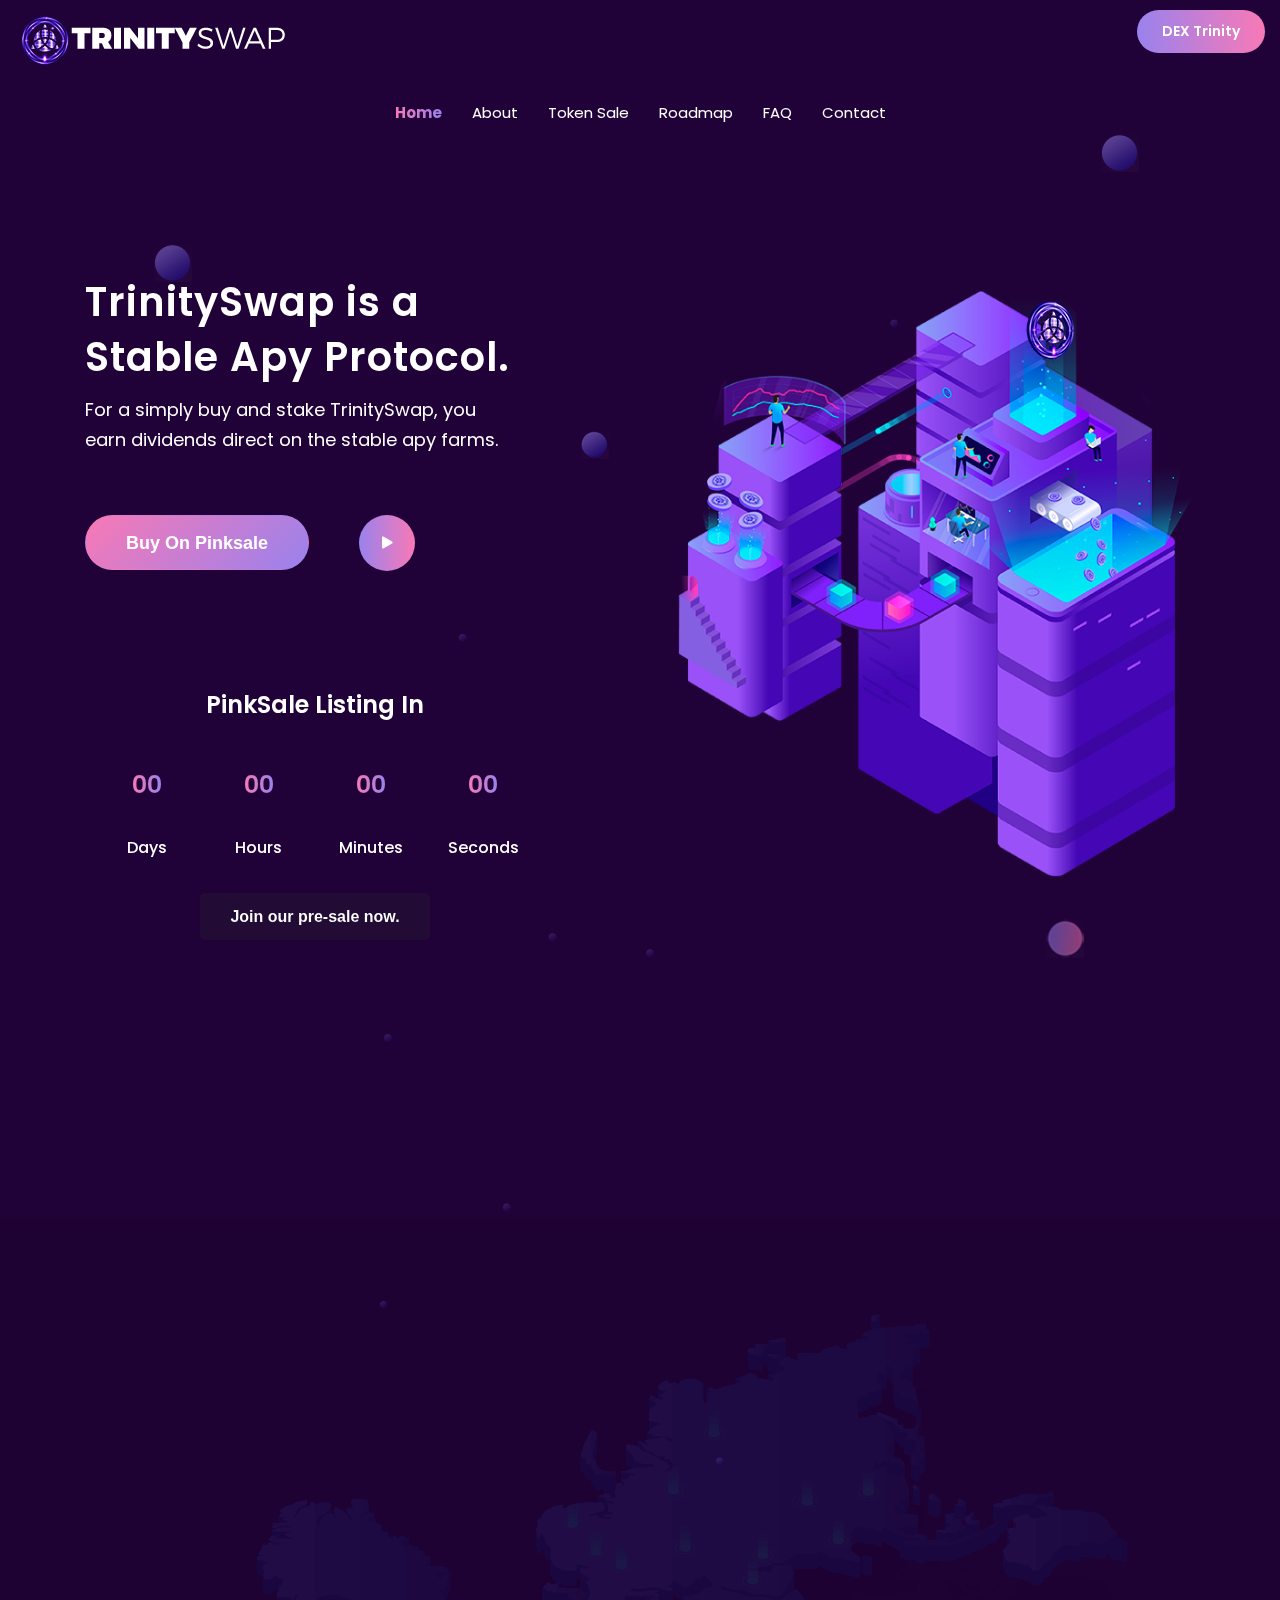
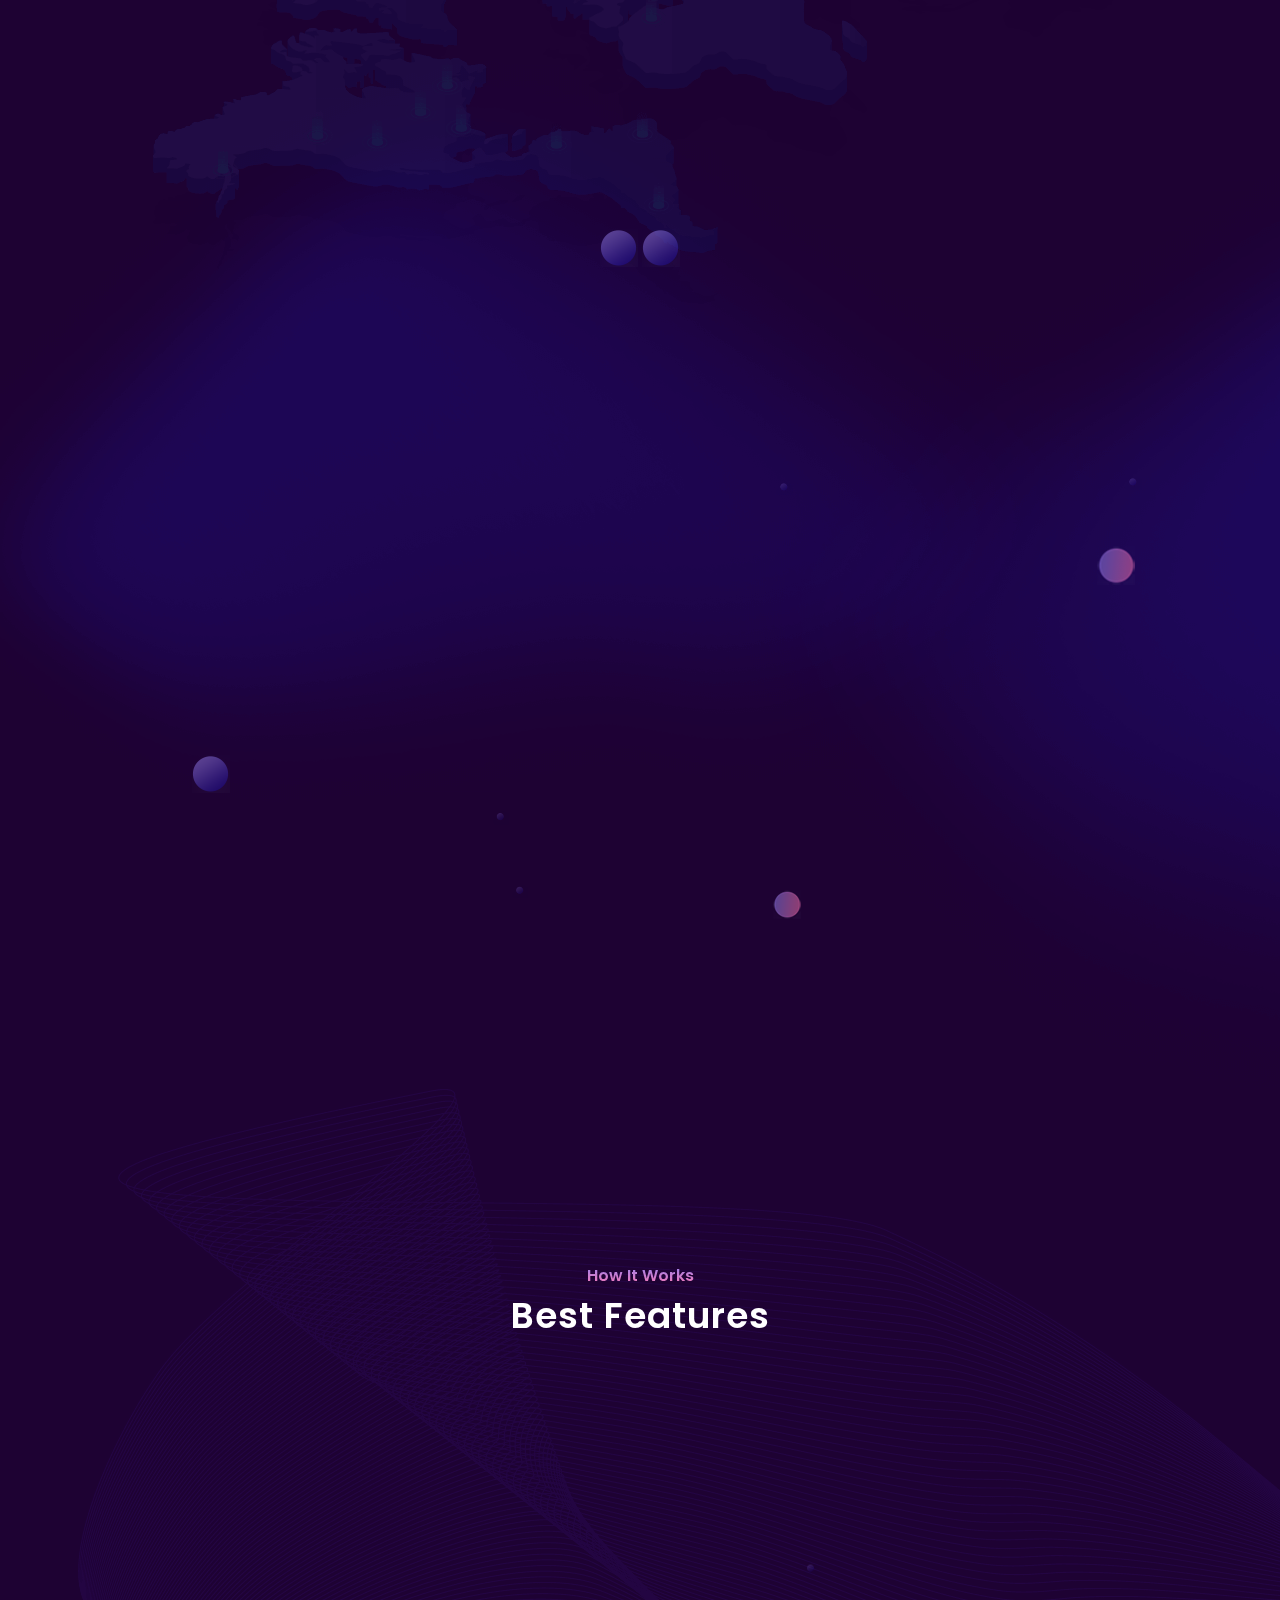
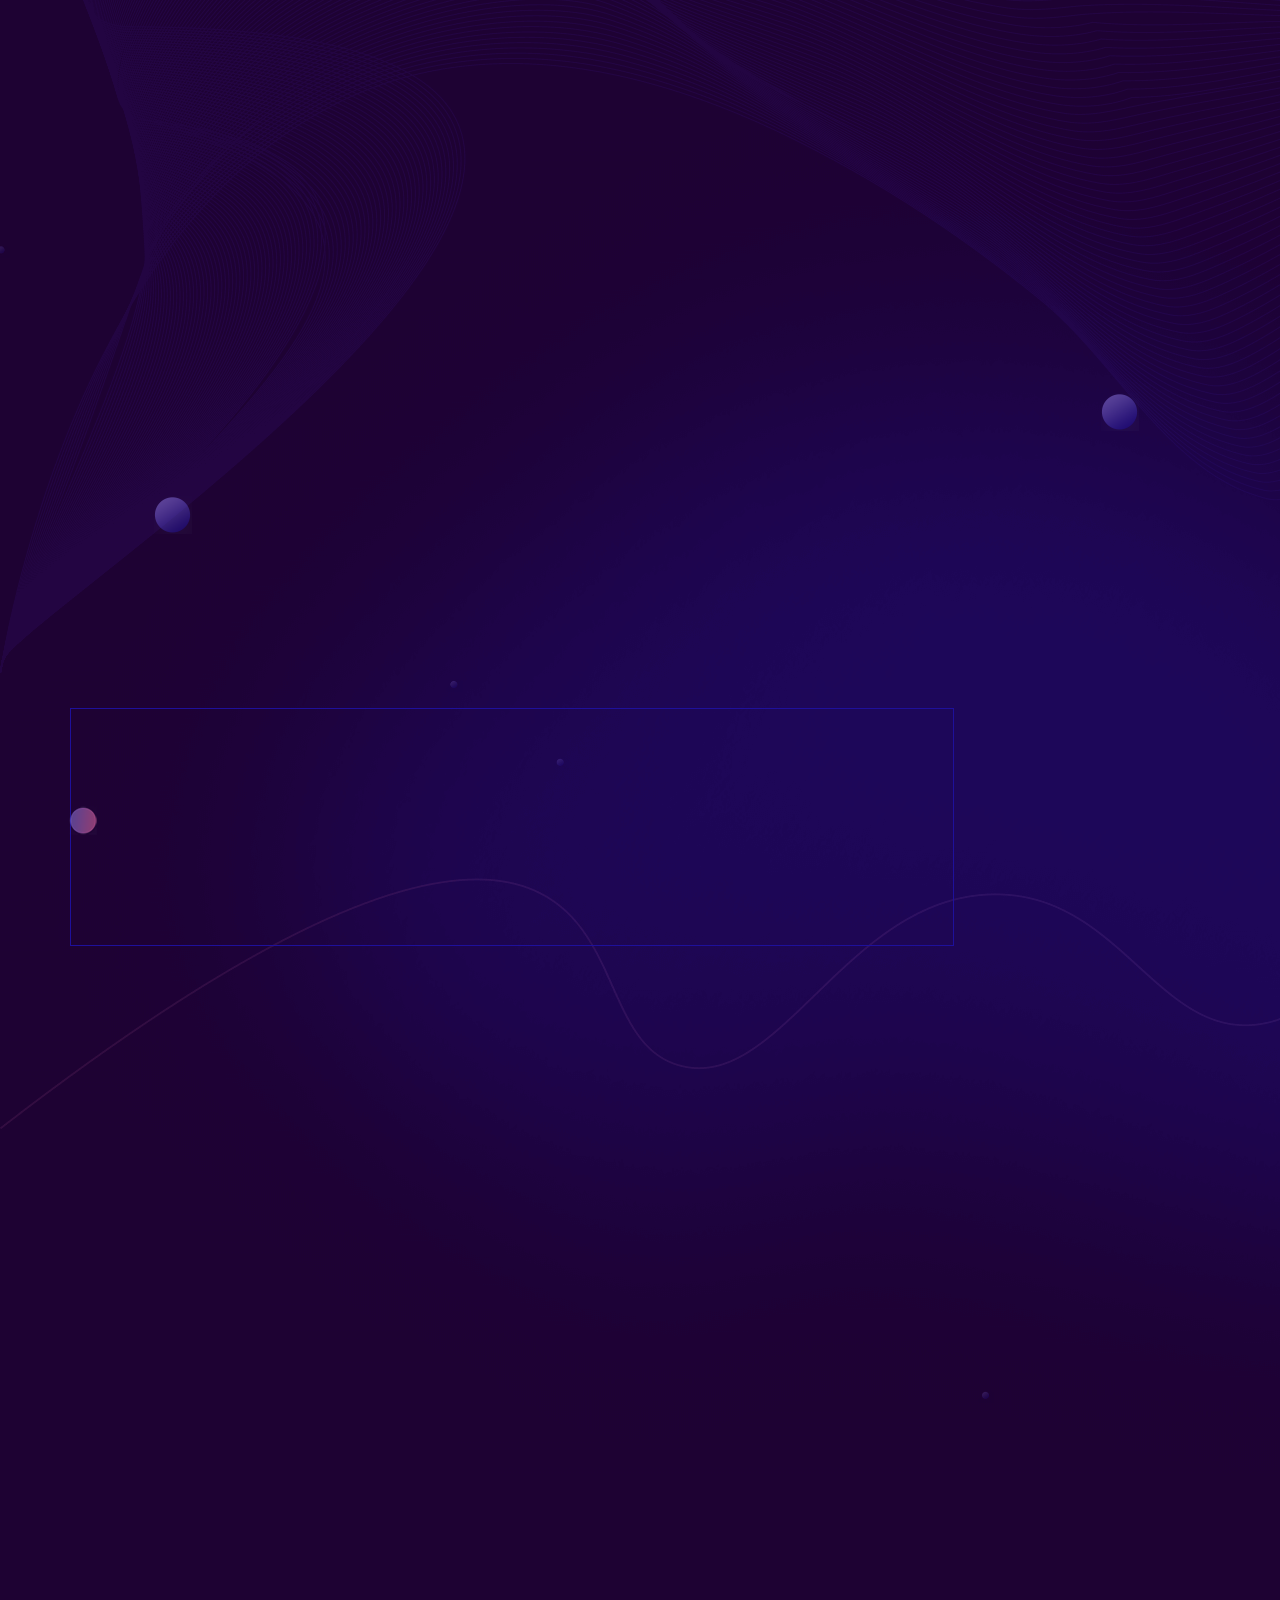
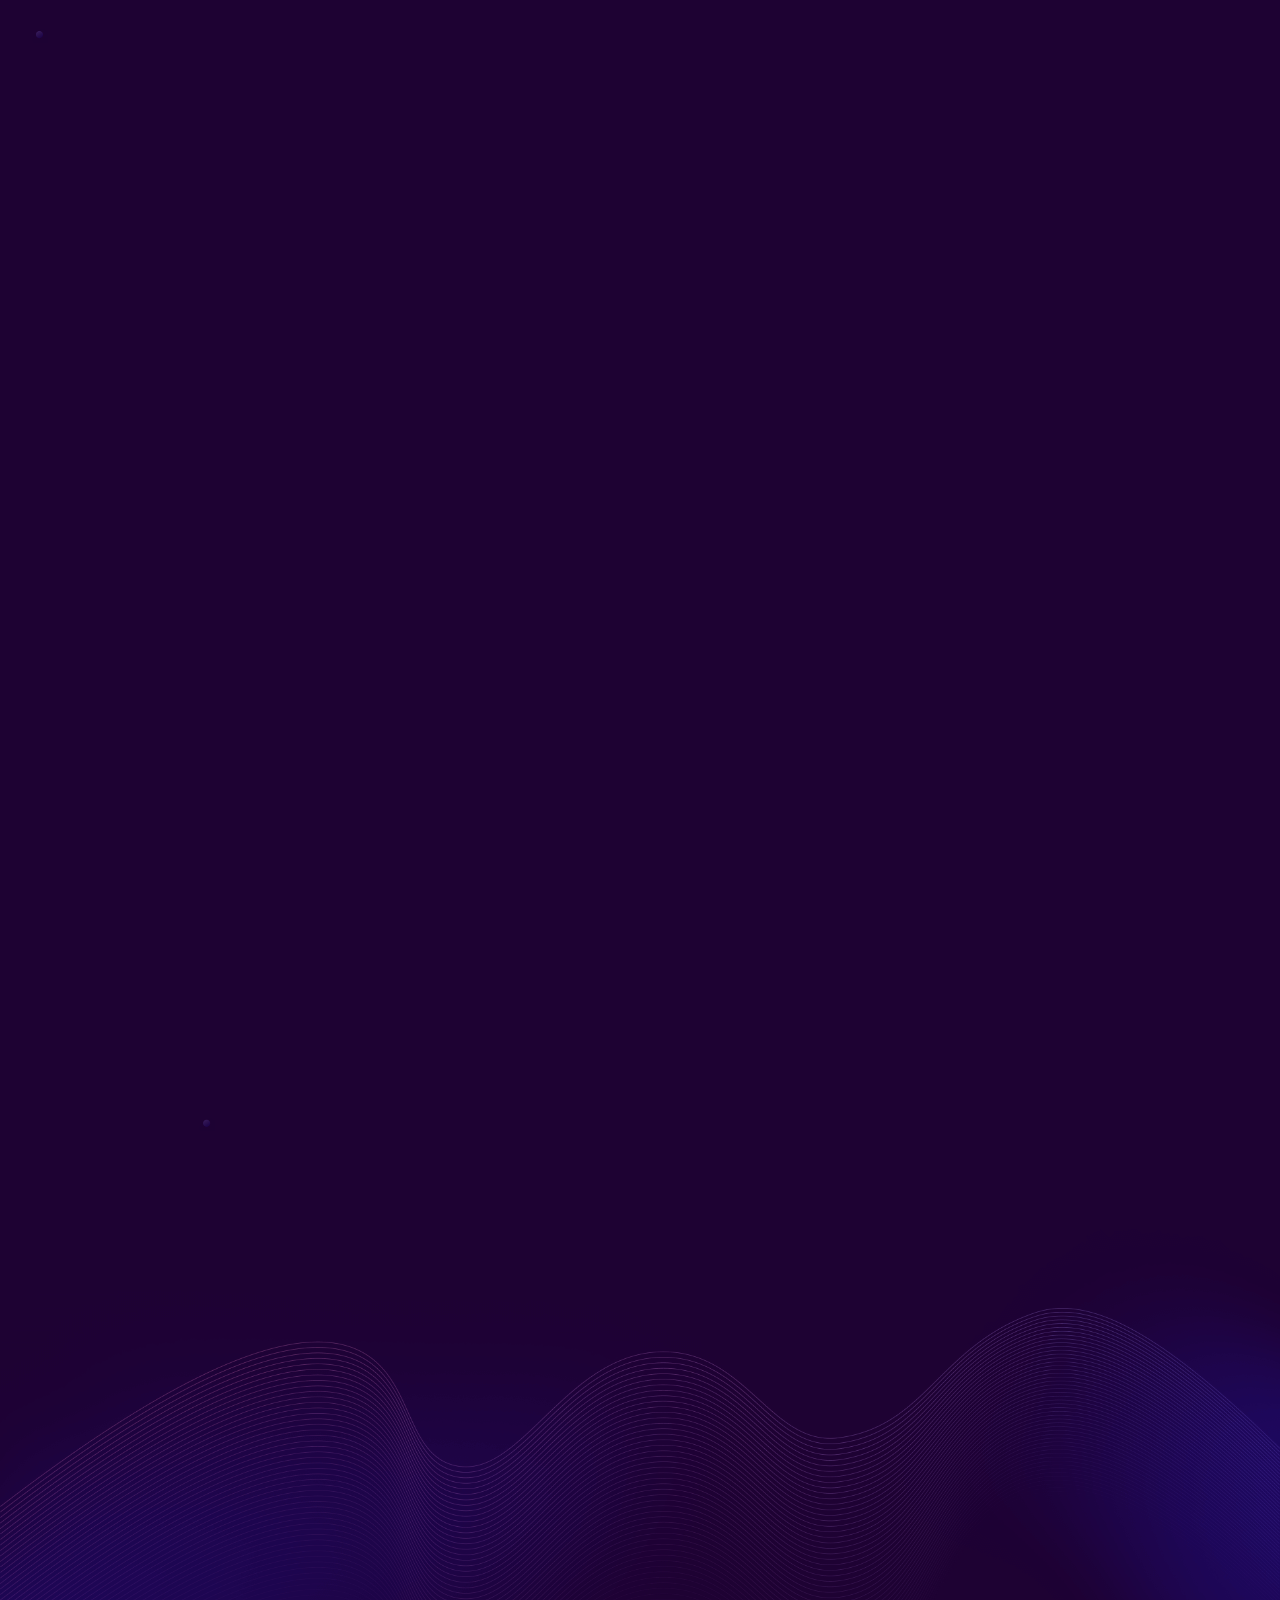
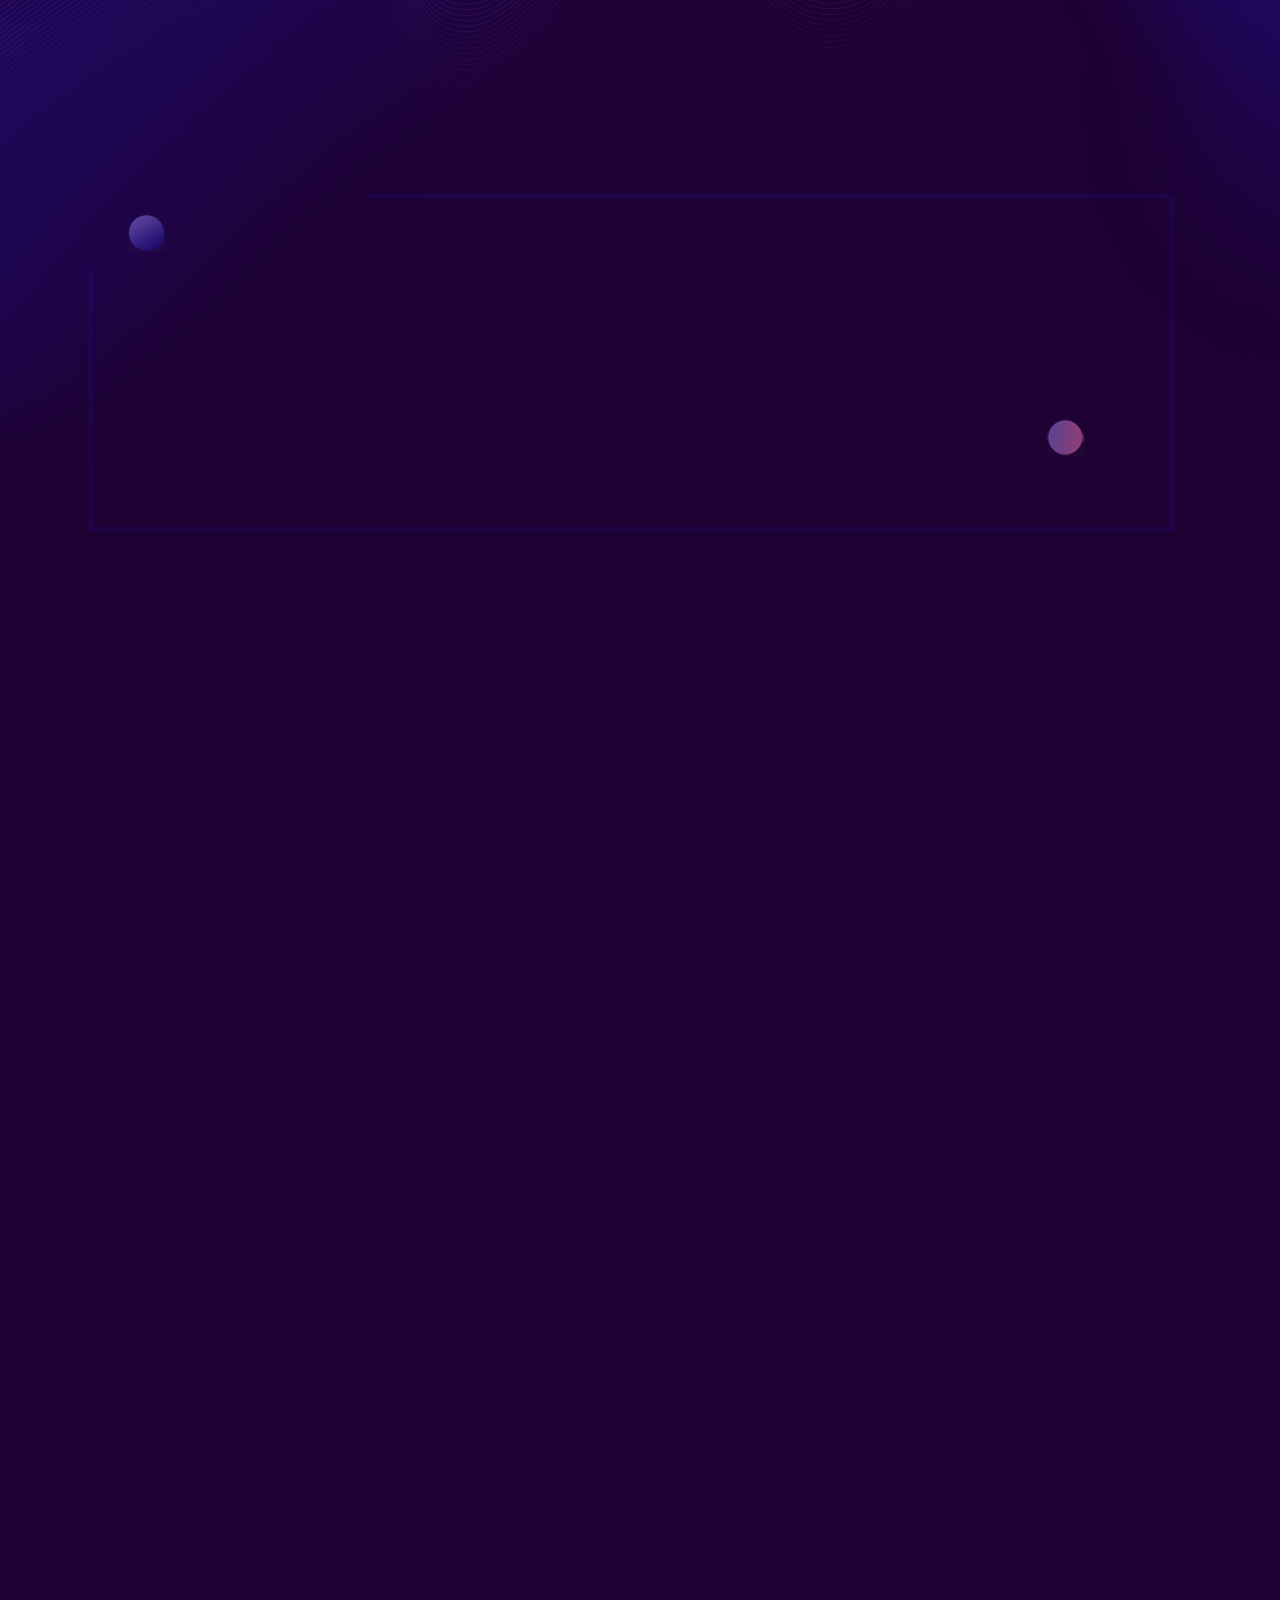
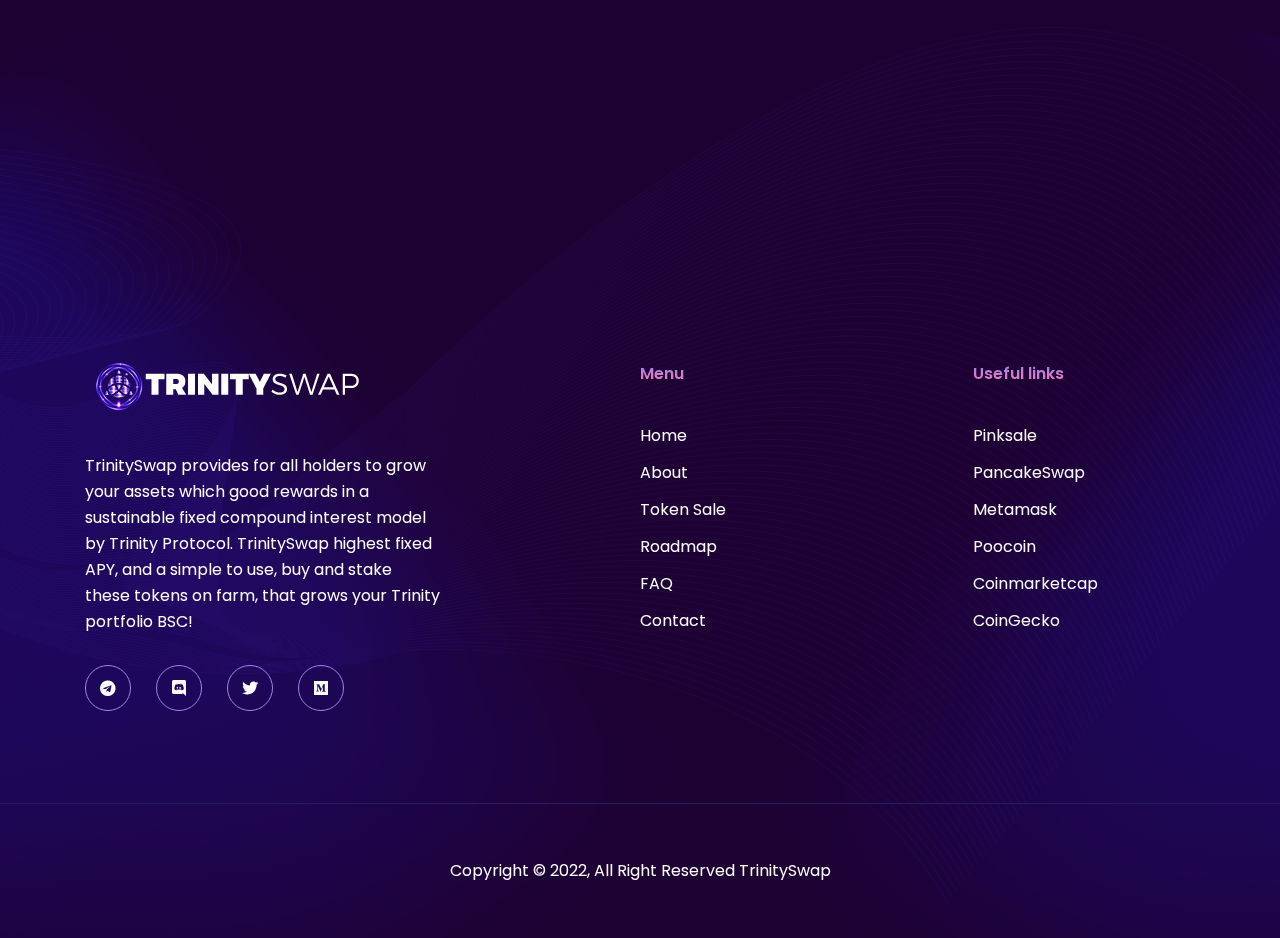
<file: index.html>
<!doctype html>
<html lang="en">
<head>
    <!-- Required meta tags -->
    <meta charset="UTF-8">
    <meta name="description" content="Cryptocurrency token">
    <meta name="keywords" content="Staking Crypto, blockchain, crypto trading ">
    <meta name="author" content="Ecology Theme">
    <meta name="viewport" content="width=device-width, initial-scale=1.0">
    <title>Trinity Swap - Swap your tokens and earn stable apy.</title>
    <link rel="shortcut icon" href="images/welcome-6.png" type="image/x-icon">
    <!-- Goole Font -->
    <link href="https://fonts.googleapis.com/css?family=Poppins:300,400,500,600,700" rel="stylesheet"> 
    <!-- Bootstrap CSS -->
    <link rel="stylesheet" href="css/assets/bootstrap.min.css">
    <!-- Font awsome CSS -->
    <link rel="stylesheet" href="css/assets/font-awesome.min.css">
    <link rel="stylesheet" href="fonts/flaticon/flaticon.css">
    <!-- popup-->
    <link rel="stylesheet" href="css/assets/magnific-popup.css">
    <link rel="stylesheet" href="css/assets/owl.carousel.css">
    <link rel="stylesheet" href="css/assets/owl.theme.css">
    <link rel="stylesheet" href="css/assets/jquery.countdown.css">
    <link rel="stylesheet" href="css/assets/animate.css">
    <!-- main style-->
    <link rel="stylesheet" href="css/style.css">
    <link rel="stylesheet" href="css/cryptonio.css">
    <link rel="stylesheet" href="css/responsive.css">
                            
    <!-- HTML5 shim and Respond.js IE8 support of HTML5 elements and media queries -->
    <!-- WARNING: Respond.js doesn't work if you view the page via file:// -->
    <!--[if lt IE 9]>
      <script src="https://oss.maxcdn.com/html5shiv/3.7.2/html5shiv.min.js"></script>
      <script src="https://oss.maxcdn.com/respond/1.4.2/respond.min.js"></script>
    <![endif]-->
</head>
<body class="body_06">
<!-- Preloader -->
<div id="loader-wrapper">
    <div id="loader"></div>
    <div class="loader-section section-left"></div>
    <div class="loader-section section-right"></div>
</div>
<header id="header-06" class="header">
    <!-- START NAVBAR -->
    <nav class="navbar navbar-expand-md navbar-light bg-faded cripto_nav">
        <div class="container">
            <div class="navbar-toggler navbar-toggler-right menu-button" type="button" data-toggle="collapse" data-target="#navbarSupportedContent" aria-controls="navbarSupportedContent" aria-expanded="false" aria-label="Toggle navigation">
                <i class="fas fa-bars"></i>
                <a href="https://dex.trinityswap.app" class="token" id="dextoggler">Dex Trinity</a>
            </div>
            <a class="navbar-brand" data-scroll  href="index.html"><img src="images/gradient-logo.png" alt="logo"></a>
            <div class="collapse navbar-collapse" id="navbarSupportedContent">
                <ul class="navbar-nav ml-auto">
                    <li class="nav-item"><a data-scroll href="#body_06" class="nav-link active">Home</a></li>
                    <li class="nav-item"><a data-scroll href="#welcome_06" class="nav-link">About</a></li>
                    <li class="nav-item"><a data-scroll href="#token_sale_06" class="nav-link">Token Sale</a></li>
                    <li class="nav-item"><a data-scroll href="#roadmap_06" class="nav-link">Roadmap</a></li>
                    <li class="nav-item"><a data-scroll href="#faq-area-06" class="nav-link">FAQ</a></li>
                    <li class="nav-item"><a data-scroll href="#subscribe_area_06" class="nav-link">Contact</a></li>
                </ul>
            </div>
            <div class="language">
                <a href="https://dex.trinityswap.app" class="token">DEX Trinity</a>
            </div>
        </div>
    </nav><!-- END NAVBAR -->
    <div class="container">
        <div class="row">                
            <div class="col-12 col-md-12 col-lg-6">
                <div class="intro-text">
                    <h1>TrinitySwap is a Stable Apy Protocol.</h1>
                    <p>For a simply buy and stake TrinitySwap, you earn dividends direct on the stable apy farms.</p>
                    <div class="btn_video_wrapper">
                        <a href="https://www.pinksale.finance/launchpad/0x137B7DC8af16E9b32eC87F85BEd23B5cA4Eb7b73?chain=BSC" class="btn btn-default btn-default-style">Buy on Pinksale</a>
                        <div class="video_wrapper">
                            <div class="video-play-btn">
                                <span><a href="https://www.youtube.com/watch?v=2tTVJL4bpTU" class="video-iframe"><i class="fa fa-play"></i><span class="video_title"></span></a></span>
                            </div>
                        </div>                        
                    </div>
                    <div class="countdown_time">
                        <h3>PinkSale Listing In</h3>
                        <div class="clock-countdown">
                            <div class="site-config" data-date="18/10/2022 14:10:00" data-date-timezone="+0"></div>
                            <div class="coundown-timer d-flex justify-content-center">
                                <div class="single-counter  d-flex flex-column"><h4><span class="days count-time gradient-color" >00</span></h4><span class="normal">Days</span></div>
                                <div class="single-counter  d-flex flex-column"><h4><span class="hours count-time gradient-color">00</span></h4><span class="normal">Hours</span></div>
                                <div class="single-counter  d-flex flex-column"><h4><span class="minutes count-time gradient-color">00</span></h4><span class="normal">Minutes</span></div>
                                <div class="single-counter  d-flex flex-column"><h4><span class="seconds count-time gradient-color">00</span></h4><span class="normal">Seconds</span></div>
                            </div>
                        </div> 
                        <div class="count-time_btn">
                            <a href="https://www.pinksale.finance/launchpad/0x137B7DC8af16E9b32eC87F85BEd23B5cA4Eb7b73?chain=BSC" title="" class="gradient-color"><span>Join our pre-sale now.</span></a> 
                        </div>
                    </div>
                </div>
            </div>
            <div class="col-sm-6 col-md-12 col-lg-6 img-wrapper">
                <div class="intro-img">
                    <div class="bounce_wrapper">
                        <img src="images/header-06.png" alt="">
                        <div class="shape-1">
                            <div class="box bounce-1"><img src="images/bounce/header1_b.png" alt=""></div>
                        </div>  
                    </div>
                </div>
            </div>               
        </div>  
    </div>
    <span class="bubble1 header-shape"><img src="images/particals_icon/fixed1.png" alt=""></span>   
    <span class="bubble2 header-shape"><img src="images/particals_icon/fixed1.png" alt=""></span>     
    <span class="bubble3 header-shape"><img src="images/particals_icon/fixed2.png" alt=""></span>
    <span class="bubble4 header-shape"><img src="images/particals_icon/fixed4.png" alt=""></span>  

    <div id="particles1-js" class="particles"></div>  
</header> <!-- End Header -->

<section id="welcome_06" class="welcome_cryptonic_06">
    <div class="container">
        <div class="row">        
            <div class="col-sm-12">
                <div class="sub-title">
                    <h2 class=" wow fadeInUp" data-animate="fadeInUp" data-delay=".1s">Welcome to the TrinitySwap</h2>
                </div>
            </div>
        </div>      
        <div class="row ">     
            <div class="col-sm-12 col-md-10 col-lg-10 mx-auto">
                <div class="about_cryptonic-content">
                    <img src="images/welcome-6.png" alt=""  class="wow ZoomInUp" data-animate="ZoomInUp" data-delay=".3s">
                    <p class=" wow fadeInUp" data-animate="fadeInUp" data-delay="0.3s">TrinitySwap provides for all holders to grow your assets which good rewards in a sustainable fixed compound interest model by Trinity Protocol. TrinitySwap highest fixed APY on farms, and a simple to use, buy and hold these tokens, that grows your Trinity portfolio direct in your wallet BSC!</p>
                    <a href="https://trinityswap.gitbook.io/trinity-swap/" class="btn btn-default btn-default-style wow fadeInUp" data-animate="fadeInUp" data-delay="0.4s">Whitepaper</a>
                </div>
            </div>           
        </div>         
    </div>
    <span class="shape1 header-shape"><img src="images/shape/home_6/wel-map.png" alt=""></span>
    <span class="bubble1 header-shape"><img src="images/particals_icon/fixed1.png" alt=""></span>   
    <span class="bubble2 header-shape"><img src="images/particals_icon/fixed1.png" alt=""></span> 
    <div id="particles2-js" class="particles"></div>  
</section> <!-- End welcome_cryptonic -->

<section id="about_cryptonic_06">
    <div class="container">
        <div class="row">        
            <div class="col-sm-12 col-md-7 col-lg-5 padding-none">
                <div class="about_cryptonic-content">
                    <h2 class=" wow fadeInUp" data-animate="fadeInUp" data-delay="0.2s">How TrinitySwap Protocol Works?</h2>
                    <p class=" wow fadeInUp" data-animate="fadeInUp" data-delay="0.3s">This token use of large computing power to trading on exchanges and building an ecosystem, Trinity is the native token in which interest rewards are paid.</p>

                    <p class=" wow fadeInUp" data-animate="fadeInUp" data-delay="0.4s">Every token holder receives dividends just for holding and stake on farm your Trinity tokens.</p>
                    <a href="" class="btn btn-default btn-default-style wow fadeInUp" data-animate="fadeInUp" data-delay="0.5s">Trinity Dapp</a>
                </div>
            </div>
            <div class="col-sm-12 col-md-5 col-lg-7">
                <div class="about-img">
                    <div class="img-wrapper">
                         <img src="images/index-about.png" alt=""  class="wow fadeInUp" data-animate="fadeInUp" data-delay=".3s">
                    </div>
                </div>
            </div>            
        </div>    
    </div>
    <span class="shape1 header-shape"><img src="images/shape/home_6/about-light-1.png" alt=""></span>
    <span class="shape2 header-shape"><img src="images/shape/home_6/about-light-2.png" alt=""></span>
    <span class="bubble1 header-shape"><img src="images/particals_icon/fixed1.png" alt=""></span>   
    <span class="bubble2 header-shape"><img src="images/particals_icon/fixed2.png" alt=""></span>     
    <span class="bubble3 header-shape"><img src="images/particals_icon/fixed3.png" alt=""></span>
    <div id="particles3-js" class="particles"></div>
</section> <!-- End about_cryptonic -->


<section id="best_feature_06">
    <div class="container">
        <div class="row">        
            <div class="col-sm-12">
                <div class="sub-title">
                    <h6>How it Works</h6>
                    <h2>Best Features</h2>
                    <p></p>
                </div>
            </div>
        </div>        
        <div class="row feature_items d-flex justify-content-between">        
            <div class="col-sm-12 col-md-6 col-lg-4 single-wrapper">
                <div class="single-items wow fadeInUp" data-wow-duration="2s" data-wow-delay=".3s">
                    <h3>Treasury</h3>
                    <img src="images/icons/feature-01.png" alt="">
                    <p>The Treasury supports the dumps in the event of an extreme price drop in the Trinity token. The Treasury also funds investments, new SAFU (pinksale) projects and marketing for TrinitySwap.</p>
                </div>
            </div>

             <div class="col-sm-12 col-md-6 col-lg-4 single-wrapper">
                <div class="single-items wow fadeInUp" data-wow-duration="2s" data-wow-delay=".4s">
                    <h3>Safu Contracts</h3>
                    <img src="images/icons/feature-02.png" alt="">
                    <p>SAFU Badge means that the project cannot be manipulated by the developer to hurt investors and gain an unfair advantage over them. SAFU badge will be given to only KYCed projects</p>
                </div>
            </div>

             <div class="col-sm-12 col-md-6 col-lg-4 single-wrapper">
                <div class="single-items wow fadeInUp" data-wow-duration="2s" data-wow-delay=".5s">
                    <h3>Fast Rewards</h3>
                    <img src="images/icons/feature-03.png" alt="">
                    <p>Every token holder receives 0.02% interest every 15 minutes just for stake on TrinitySwap farms your tokens!</p>
                </div>
            </div>
        </div>  
    </div>
    <span class="shape1 header-shape"><img src="images/shape/home_6/feature-1.png" alt=""></span>
    <div id="particles4-js" class="particles"></div>  
</section> <!-- End best_feature -->

<section id="token_sale_06">
    <div class="container">
        <div class="row">        
            <div class="col-sm-12">
                <div class="sub-title">
                    <h6 class="wow fadeInUp" data-wow-duration="2s" data-wow-delay=".2s">Token</h6>
                    <h2 class="wow fadeInUp" data-wow-duration="2s" data-wow-delay=".3s">Token Sale</h2>
                </div>
            </div>
        </div>        
        <div class="row pricing_items">        
            <div class="col-sm-12 col-md-6 col-lg-3 single-wrapper wow fadeInUp" data-wow-duration="2s" data-wow-delay=".2s">
                <div class="pricing_single">
                    <div class="offer_price">
                        
                </div>
            </div>
        </div> 

        <div class="row pricing_bottom">        
            <div class="col-sm-12 col-md-12 col-lg-12">  
                <div class="pricing_list_wrapper">
                    <ul class="list-unstyled item_list_1  wow fadeInUp" data-wow-duration="2s" data-wow-delay=".2s">
                        <li><h3>Pre-Sale Start</h3> <span>2022.10.17 14:05 (UTC)</span></li>
                        <li><h3>Pre-Sale End</h3> <span>2022.10.18 14:10 (UTC)</span></li>
                     </ul>                
                     <ul class="list-unstyled item_list_2  wow fadeInUp" data-wow-duration="2s" data-wow-delay=".3s">
                        <li><h3>Pre-Sale Terms</h3> <span>First week speak this project to all world</span></li>
                        <li><h3>Token Price</h3> <span>FAIRLAUNCH</span></li>
                     </ul>                
                     <ul class="list-unstyled item_list_3  wow fadeInUp" data-wow-duration="2s" data-wow-delay=".4s">
                        <li><h3>Total of Token</h3> <span>5 Million</span></li>
                        <li><h3>Specifications</h3> <span>Utility Token</span></li>
                     </ul>                     
                </div>
            </div>
        </div>          
    </div>
    <span class="shape1 header-shape"><img src="images/shape/home_6/token_sale.png" alt=""></span> 
    <span class="shape2 header-shape"><img src="images/shape/home_6/token_sale_1.png" alt=""></span>  
    <span class="bubble1 header-shape"><img src="images/particals_icon/fixed1.png" alt=""></span>   
    <span class="bubble2 header-shape"><img src="images/particals_icon/fixed1.png" alt=""></span>     
    <span class="bubble4 header-shape"><img src="images/particals_icon/fixed3.png" alt=""></span>
    <div id="particles5-js" class="particles"></div>  
</section> <!-- End token_sale -->

<section id="token_distribution_06">
    <div class="container">
        <div class="row">        
            <div class="col-sm-12">
                <div class="sub-title">
                    <h6 class=" wow fadeInUp" data-wow-duration="2s" data-wow-delay=".2s">Token Details</h6>
                    <h2 class=" wow fadeInUp" data-wow-duration="2s" data-wow-delay=".3s">Token Distribution</h2>
                </div>
            </div>
        </div> 
        <div class="row distribution_single_items">        
            <div class="col-sm-12 col-md-6 col-lg-6 distribution_single_item  wow fadeInUp" data-wow-duration="2s" data-wow-delay=".2s">
               <div class="distribution_single">
                   <div class="distribution_wrapper">
                        <div class="distribution_details">
                           <h3>TRINITY</h3>
                           <div class="token_shape">
                                <span class="shape1 header-shape"><img src="images/shape/home_6/token_1.png" alt=""></span>
                                <span class="shape2 header-shape"><img src="images/shape/home_6/token_2.png" alt=""></span>
                                <span class="shape3 header-shape"><img src="images/shape/home_6/token_3.png" alt=""></span>
                                <span class="shape4 header-shape"><img src="images/shape/home_6/token_4.png" alt=""></span>
                                <span class="shape5 header-shape"><img src="images/shape/home_6/token_5.png" alt=""></span>  
                           </div>   
                       </div> 
                       <ul class="details_content">
                           <li class="details details_1">
                                <p>Pre Sale</p>
                                <div class="details_caption">
                                    <span>38%</span>
                                </div>
                            </li>
                           <li class="details details_2">
                                <p>Cex Listing</p> 
                                <div class="details_caption">
                                    <span>10%</span>
                                </div>
                            </li>
                           <li class="details details_3">
                                <p>Liquidity</p> 
                                <div class="details_caption">
                                    <span>22%</span>
                                </div>
                            </li>
                           <li class="details details_4">
                                <div class="details_caption">
                                    <span>20%</span>
                                </div>
                                <p>Marketing</p> 
                            </li>
                            <li class="details details_5">
                                <div class="details_caption">
                                    <span>6%</span>
                                </div>
                                <p>Burning</p>  
                            </li>
                            <li class="details details_6">
                                <div class="details_caption">
                                    <span>3%</span>
                                </div>
                                <p>Ambassadors</p> 
                            </li>
                       </ul>                    
                   </div>
               </div>
            </div>            
            <div class="col-sm-12 col-md-6 col-lg-6 distribution_single_item  wow fadeInUp" data-wow-duration="2s" data-wow-delay=".3s">
               <div class="distribution_single">
                   <div class="distribution_wrapper">
                        <div class="distribution_details">
                           <h3>DISTRIBUTION PRE-SALE</h3>
                           <div class="token_shape">
                                <span class="shape1 header-shape"><img src="images/shape/home_6/token_1.png" alt=""></span>
                                <span class="shape2 header-shape"><img src="images/shape/home_6/token_2.png" alt=""></span>
                                <span class="shape3 header-shape"><img src="images/shape/home_6/token_3.png" alt=""></span>
                                <span class="shape4 header-shape"><img src="images/shape/home_6/token_4.png" alt=""></span>
                                <span class="shape5 header-shape"><img src="images/shape/home_6/token_5.png" alt=""></span>  
                           </div>
                       </div> 
                       <ul class="details_content">
                           <li class="details details_1">
                                <p>Max Supply</p>
                                <div class="details_caption">
                                    <span>5,000,000</span>
                                </div>
                            </li>
                           <li class="details details_3">
                                <p>Pre-Sale Tokens</p> 
                                <div class="details_caption">
                                    <span>1,900,000</span>
                                </div>
                            </li>
                            <li class="details details_5">
                                <div class="details_caption">
                                    <span>1,192,700</span>
                                </div>
                                <p>Others</p>  
                            </li>
                            <li class="details details_6">
                                <div class="details_caption">
                                    <span>1,117,200</span>
                                </div>
                                <p>Liquidity</p> 
                            </li>
                       </ul>
                   </div>
               </div>
            </div>  
        </div>           
    </div> 
    <div id="particles6-js" class="particles"></div>
</section> <!-- End token_distribution -->

<section id="roadmap_06">
    <div class="container">
        <div class="row">        
            <div class="col-sm-12">
                <div class="sub-title">
                    <h2 class=" wow fadeInUp" data-wow-duration="2s" data-wow-delay=".2s">TrinitySwap Roadmap</h2>
                    <p class=" wow fadeInUp" data-wow-duration="2s" data-wow-delay=".3s"></p>
                </div>
            </div>
        </div>     
        <div class="row">        
            <div class="location_04">
                <div class="col-sm-12 col-md-12 col-lg-12">
                    <div class="location_wrapper">
                        <div class="roadmap_position"></div>
                        <div class="location location_top location_1  wow fadeInUp" data-wow-duration="2s" data-wow-delay=".2s">
                            <div class="map_date">
                                <h5>October, 2022</h5>
                            </div>
                            <span></span>
                            <div class="location_title">
                                <h3>Pre-Sale</h3>
                                <p>Post and AMA on best twitter and telegram groups</p>
                            </div>
                        </div>
                        <div class="location location_bttom location_2  wow fadeInUp" data-wow-duration="2s" data-wow-delay=".3s">
                            <div class="map_date">
                                <h5>October, 2022</h5>
                            </div>
                            <span></span>
                            <div class="location_title">
                                <h3>Research partnerships</h3>
                                <p>Research the best partnerships for this project.</p>
                            </div>
                        </div>
                        <div class="location location_top location_3  wow fadeInUp" data-wow-duration="2s" data-wow-delay=".4s">
                            <div class="map_date">
                                <h5>November, 2022</h5>
                            </div>
                            <span></span>
                            <div class="location_title">
                                <h3>Expansion this ecosystem</h3>
                                <p>Build the ecosystem with the partnerships DEFI Projects</p>
                            </div>
                        </div>
                        <div class="location location_bttom location_4  wow fadeInUp" data-wow-duration="2s" data-wow-delay=".5s">
                            <div class="map_date">
                                <h5>December, 2022</h5>
                            </div>
                            <span></span>
                            <div class="location_title">
                                <h3>Exchanges listings</h3>
                                <p>Listed on the best exchanges</p>
                            </div>
                        </div>
                    </div>
                </div>
            </div>
        </div>         
    </div>
    <span class="shape2 header-shape"><img src="images/shape/home_6/road_map_2.png" alt=""></span>
    <span class="shape3 header-shape"><img src="images/shape/home_6/road_map_3.png" alt=""></span>   
    <div id="particles7-js" class="particles"></div>
</section> <!-- End roadmap -->

<section id="companis_supported_06" class="companis_supported_06">
    <div class="container">        
        <div class="row">
            <div class="col-12 col-md-12 col-lg-12">
                <div class="companis_supported_logos">
                    <div class="sub-title">
                        <h6 class=" wow fadeInUp" data-wow-duration="2s" data-wow-delay=".2s">Supported</h6>
                        <h2 class=" wow fadeInUp" data-wow-duration="2s" data-wow-delay=".3s">Partners</h2>
                    </div>
                    <ul class="wow fadeInUp" data-wow-duration="2s" data-wow-delay=".5s">
                        <li><img src="images/logos/partner6-1.png" alt=""></li>
                        <li><img src="images/logos/partner6-2.png" alt=""></li>
                        <li><img src="images/logos/partner6-3.png" alt=""></li>
                        <li><img src="images/logos/partner6-9.png" alt=></li>
                        <li><img src="images/logos/partner6-5.png" alt=""></li>                       
                        <li><img src="images/logos/partner6-6.png" alt=""></li>
                        <li><img src="images/logos/partner6-7.png" alt=""></li>
                        <li><img src="images/logos/partner6-8.png" alt=""></li>
                    </ul>  
                </div>
            </div>                  
        </div>               
    </div>
    <div id="particles8-js" class="particles"></div>
    <span class="bubble1 header-shape"><img src="images/particals_icon/fixed1.png" alt=""></span>   
    <span class="bubble2 header-shape"><img src="images/particals_icon/fixed2.png" alt=""></span>     
</section><!-- End companis_supported -->

<section id="faq-area-06" class="faq-area">
    <div class="container">
        <div class="row">        
            <div class="col-sm-12">
                <div class="sub-title">
                    <h2 class="wow fadeInUp" data-wow-duration="2s" data-wow-delay=".2s">Frequently Asked Questions</h2>
                    <p class="wow fadeInUp" data-wow-duration="2s" data-wow-delay=".3s">Questions about this project?</p>
                </div>
            </div>
        </div>
        <div class="row">
            <div class="col-sm-12 col-md-12 col-lg-5">
                <div class="faq-img  wow fadeInUp" data-wow-duration="2s" data-wow-delay=".2s">
                    <img src="images/fap-01.png" alt="" class="img-fluid">
                </div>
            </div>            
            <div class="col-sm-12 col-md-12 col-lg-7">
                <div class="faq-wrapper">
                        <!--Accordion wrapper-->
                    <div class="panel-group accordion-wrapper" id="accordion" role="tablist" aria-multiselectable="true">
                        <div class="panel accordion-single accordion-01  wow fadeInUp" data-wow-duration="2s" data-wow-delay=".2s">
                            <div class="panel-heading" role="tab" id="headingTwo">
                                <h4 class="panel-title">
                                    <a class="collapsed" data-toggle="collapse" data-parent="#accordion" href="#collapseTwo" aria-expanded="false" aria-controls="collapseTwo">
                                      What cryptocurrencies can used to buy? 
                                    </a>
                                </h4>
                            </div>
                            <div id="collapseTwo" class="panel-collapse collapse" role="tabpanel" aria-labelledby="headingTwo">
                                <div class="card-body  accordion-content">
                                    <p>Buy with BNB on pinksale!</p>
                                </div>
                            </div>
                        </div>
                        <div class="panel accordion-single accordion-02  wow fadeInUp" data-wow-duration="2s" data-wow-delay=".3s">
                            <div class="panel-heading active" role="tab" id="headingOne">
                                <h4 class="panel-title">
                                    <a data-toggle="collapse" data-parent="#accordion" href="#collapseOne" aria-expanded="true" aria-controls="collapseOne">
                                        How do I benefit from the buy presale? 
                                    </a>
                                </h4>
                            </div>
                            <div id="collapseOne" class="panel-collapse collapse  in show" role="tabpanel" aria-labelledby="headingOne">
                                <div class="card-body  accordion-content">
                                    <p>Buy on pinksale, you will be buying cheaper and in addition you will be collaborating with in a project with immense potential.</p>
                                </div>
                            </div>
                        </div>
                        <div class="panel accordion-single accordion-03  wow fadeInUp" data-wow-duration="2s" data-wow-delay=".4s">
                            <div class="panel-heading" role="tab" id="headingThree">
                                <h4 class="panel-title">
                                    <a class="collapsed" data-toggle="collapse" data-parent="#accordion" href="#collapseThree" aria-expanded="false" aria-controls="collapseThree">
                                        What is the advantage buy token?
                                    </a>
                                </h4>
                            </div>
                            <div id="collapseThree" class="panel-collapse collapse" role="tabpanel" aria-labelledby="headingThree">
                              <div class="card-body  accordion-content">
                                    <p>Buying the token, you will have an annual apy on stake farms, need more?</p>
                                </div>
                            </div>
                        </div>                        
                        <div class="panel accordion-single accordion-03  wow fadeInUp" data-wow-duration="2s" data-wow-delay=".5s">
                            <div class="panel-heading" role="tab" id="headingfour">
                                <h4 class="panel-title">
                                    <a class="collapsed" data-toggle="collapse" data-parent="#accordion" href="#collapsefour" aria-expanded="false" aria-controls="collapsefour">
                                        How is the best?
                                    </a>
                                </h4>
                            </div>
                            <div id="collapsefour" class="panel-collapse collapse" role="tabpanel" aria-labelledby="headingfour">
                              <div class="card-body  accordion-content">
                                    <p>We are connected to several influencers, who will collaborate so that the whole world knows our token and our exchange.</p>
                                </div>
                            </div>
                        </div>
                    </div>
                </div>
            </div>
        </div>
    </div>
    <div id="particles10-js" class="particles"></div>
</section><!-- End faq-area -->

<div id="subscribe_area_06">
    <div class="container">
        <div class="row subscribe-wrapper">
            <div class="col-12 col-md-12 col-lg-10 mx-auto">
                <div id="subscribe" class="subscribe">
                    <div class="subscribe-form">
                        <div class="sub-title">
                            <h2 class=" wow fadeInUp" data-wow-duration="2s" data-wow-delay=".2s">Subscribe for Token Sale Update on your email</h2>
                            <p class=" wow fadeInUp" data-wow-duration="2s" data-wow-delay=".3s">Have interested in pre-sale?</p>
                        </div>
                        <form action="#">
                            <div class="form-group  wow fadeInUp" data-wow-duration="2s" data-wow-delay=".3s">
                                <input placeholder="Enter your Email Address" type="email" required="">
                                <button type="submit" class="text-center">Subscribe</button>
                            </div>
                        </form>
                    </div>
                </div>
            </div>
        </div>
    </div>
    <div id="particles12-js" class="particles"></div>
</div><!-- End subscribe_area -->

<footer id="footer-06" class="footer">
    <div class="container">
        <div class="row footer-btm-wrapper">
            <div class="col-md-12 col-lg-12">
                <div class="footer_items">
                    <div class="footer-single-col footer_single_list_1">
                        <h3 class="subtitle_1">&nbsp;<img src="images/gradient-logo.png" alt=""></h3>
                        <p>TrinitySwap provides for all holders to grow your assets which good rewards in a sustainable fixed compound interest model by Trinity Protocol. TrinitySwap highest fixed APY, and a simple to use, buy and stake these tokens on farm, that grows your Trinity portfolio BSC!</p>
                        <ul class="social-links list-unstyled ml-auto">
                            <li class="nav-item"><a href="https://t.me/trinityswap"><i class="fab fa-telegram"></i></a></li>
                            <li class="nav-item"><a href="https://discord.com/invite/BupyZpxRzf"><i class="fab fa-discord"></i></a></li>
                            <li class="nav-item"><a href="https://twitter.com/SwapTrinity"><i class="fab fa-twitter"></i></a></li>
                            <li class="nav-item"><a href="https://medium.com/@trinityswap_"><i class="fab fa-medium"></i></a></li>
                         </ul>
                    </div>
                    
                    <div class="footer-single-col footer_single_list_2">
                        <h3 class="subtitle_1">Menu</h3> 
                        <ul class="list-unstyled">
                            <li><a href="https://www.trinityswap.app/">Home</a></li>
                            <li><a href="#welcome_06">About</a></li>
                            <li><a href="#token_sale_06">Token Sale</a></li>
                            <li><a href="#roadmap_06">Roadmap</a></li>
                            <li><a href="#faq-area-06">FAQ</a></li>
                            <li><a href="#subscribe_area_06">Contact</a></li>
                        </ul>
                    </div>

                    <div class="footer-single-col footer_single_list_3">
                        <h3 class="subtitle_1">Useful links</h3>
                        <ul class="list-unstyled">
                            <li><a href="https://www.pinksale.finance/?chain=BSC">Pinksale</a></li>
                            <li><a href="https://pancakeswap.finance/">PancakeSwap</a></li>
                            <li><a href="https://metamask.io/">Metamask</a></li>
                            <li><a href="https://poocoin.app/">Poocoin</a></li>
                            <li><a href="https://coinmarketcap.com/">Coinmarketcap</a></li>
                            <li><a href="https://www.coingecko.com/">CoinGecko</a></li>
                        </ul>
                    </div>

                    
                </div>                  
            </div>
        </div>       
    </div>  
    <div class="copyright">
        <p>Copyright &copy; 2022, All Right Reserved <span>TrinitySwap</span></p>            
    </div>   
    <span class="shape1 header-shape"><img src="images/shape/home_6/footer_shape_1.png" alt=""></span>
    <span class="shape2 header-shape"><img src="images/shape/home_6/footer_shape_2.png" alt=""></span>
    <span class="shape3 header-shape"><img src="images/shape/home_6/footer_shape_3.png" alt=""></span>           
</footer><!-- ./ End Footer Area-->

    <!-- JavaScript Files -->
    <script src="js/assets/jquery-3.2.1.min.js"></script>
    <script src="js/assets/popper.min.js"></script>
    <script src="js/assets/bootstrap.min.js"></script>
    <script src="js/assets/owl.carousel.min.js"></script>    
    <script src="js/assets/jquery.sticky.js"></script>
    <script src="js/assets/isotope.pkgd.min.js"></script>
    <script src="js/assets/jquery.magnific-popup.min.js"></script>
    <script src="js/assets/jquery.downCount2.js"></script>
    <script src="js/assets/jquery.countdown.js"></script>
    <script src="js/assets/particles.js"></script>
    <script src="js/assets/app.js"></script>      
    <script src="js/assets/smooth-scroll.js"></script> 
    <script src="js/assets/wow.min.js"></script>              
    <script src="js/custom.js"></script>  
</body>
</html>
</file>
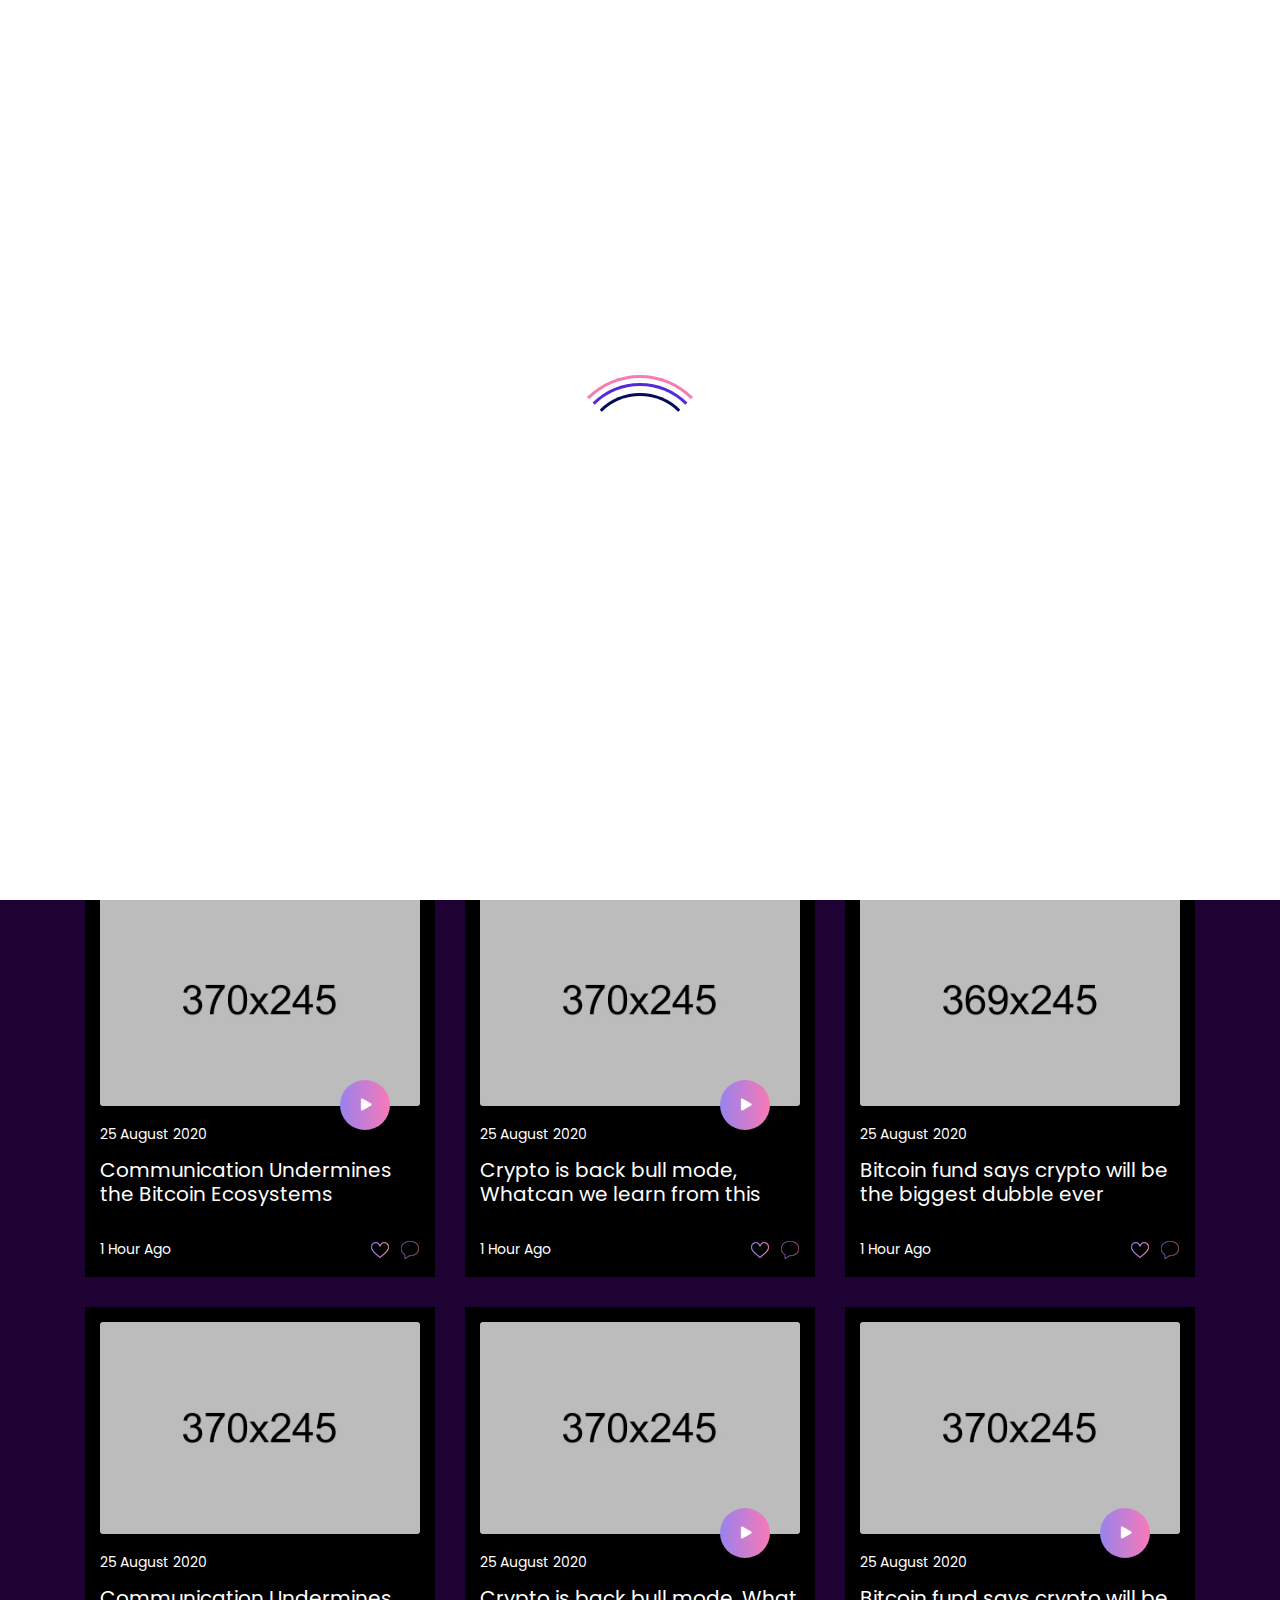
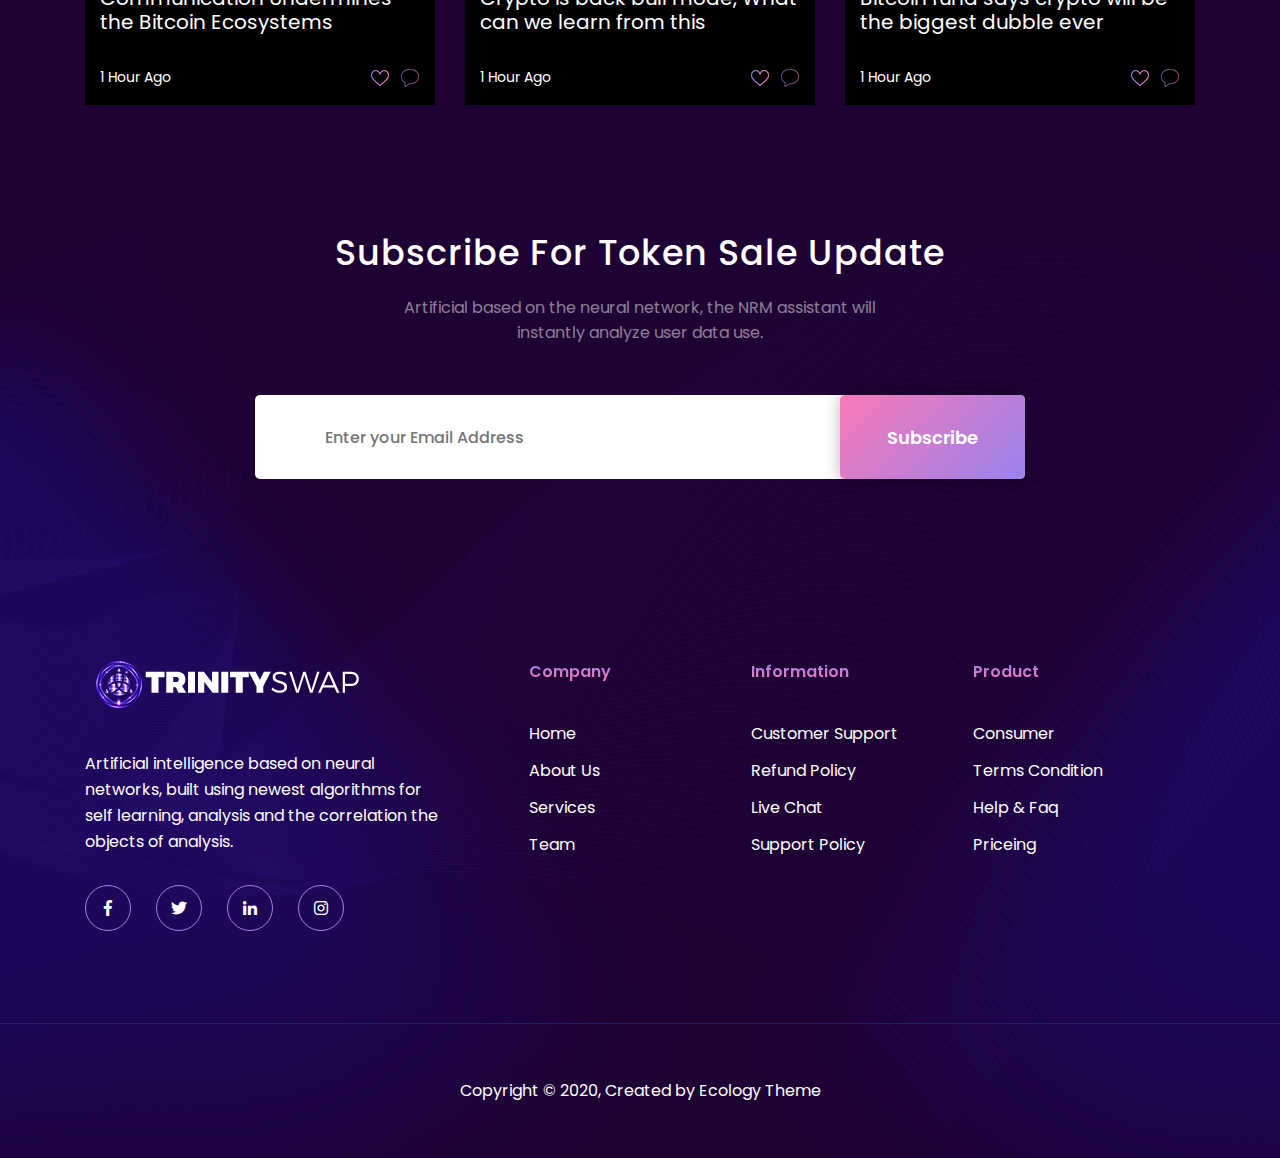
<file: blog.html>
<!doctype html>
<html lang="en">
<head>
    <!-- Required meta tags -->
    <meta charset="UTF-8">
    <meta name="description" content="Cryptocurrency Landing Page HTML5 Template">
    <meta name="keywords" content="Cryptocurrency, bitcoin, bitcoin landing, blockchain, crypto trading ">
    <meta name="author" content="Ecology Theme">
    <meta name="viewport" content="width=device-width, initial-scale=1.0">
    <title>Cryptonio - Bitcoin ICO Cryptocurrency Landing Page HTML Template</title>
    <link rel="shortcut icon" href="images/favicon.ico" type="image/x-icon">
    <!-- Goole Font -->
    <link href="https://fonts.googleapis.com/css?family=Poppins:300,400,500,600,700" rel="stylesheet"> 
    <!-- Bootstrap CSS -->
    <link rel="stylesheet" href="css/assets/bootstrap.min.css">
    <!-- Font awsome CSS -->
    <link rel="stylesheet" href="css/assets/font-awesome.min.css">
    <!-- popup-->
    <link rel="stylesheet" href="css/assets/magnific-popup.css">
    <link href="css/assets/owl.carousel.css" rel="stylesheet">
    <link href="css/assets/owl.theme.css" rel="stylesheet">
    <link rel="stylesheet" href="css/assets/jquery.countdown.css">  
    <link rel="stylesheet" href="fonts/flaticon/flaticon.css">   
    <!-- preloader css-->    
    <link rel="stylesheet" href="css/assets/preloader.css"> 
    <!-- main style-->
    <link rel="stylesheet" href="css/style.css">
    <link rel="stylesheet" href="css/cryptonio.css">
    <link rel="stylesheet" href="css/responsive.css">
                            
    <!-- HTML5 shim and Respond.js IE8 support of HTML5 elements and media queries -->
    <!-- WARNING: Respond.js doesn't work if you view the page via file:// -->
    <!--[if lt IE 9]>
      <script src="https://oss.maxcdn.com/html5shiv/3.7.2/html5shiv.min.js"></script>
      <script src="https://oss.maxcdn.com/respond/1.4.2/respond.min.js"></script>
    <![endif]-->
</head>
<body class="body_06">
<!-- Preloader -->
<div id="loader-wrapper">
    <div id="loader"></div>
    <div class="loader-section section-left"></div>
    <div class="loader-section section-right"></div>
</div>
<header id="header-06" class="header">
    <!-- START NAVBAR -->
    <nav class="navbar navbar-expand-md navbar-light bg-faded cripto_nav">
        <div class="container">
            <button class="navbar-toggler navbar-toggler-right" type="button" data-toggle="collapse" data-target="#navbarSupportedContent" aria-controls="navbarSupportedContent" aria-expanded="false" aria-label="Toggle navigation">
                <i class="fas fa-bars"></i>
            </button>
            <a class="navbar-brand"  data-scroll  href="index.html"><img src="images/logo.png" alt="logo"></a>

            <div class="collapse navbar-collapse" id="navbarSupportedContent">
                <ul class="navbar-nav ml-auto">
                    <li class="nav-item"><a data-scroll href="#header-06" class="nav-link active">Home</a></li>
                    <li class="nav-item"><a data-scroll href="#about_cryptonic_02" class="nav-link">About</a></li>
                    <li class="nav-item"><a data-scroll href="#pricing_charts_02" class="nav-link">Token Sale</a></li>
                    <li class="nav-item"><a data-scroll href="#services-02" class="nav-link">Roadmap</a></li>
                    <li class="nav-item"><a data-scroll href="#team_membar_02" class="nav-link">Team</a></li>                    
                    <li class="nav-item"><a data-scroll href="#faq-area-02" class="nav-link">Faq</a></li>
                    <li class="nav-item"><a data-scroll href="#footer-02" class="nav-link">Contact</a></li>
                </ul>
            </div>
            <div class="language">
                <a href="#" class="token">Buy token</a>
                <div class="dropdown"><span>Eng<i class="fas fa-chevron-down"></i></span>
                    <ul class="dropdown-menu">
                        <li><a class="dropdown-item" href="blog.html">Deutsch</a></li>
                        <li><a class="dropdown-item" href="blog-post.html">Español</a></li>
                        <li><a class="dropdown-item" href="shop.html">Spanish</a></li>
                    </ul>
                </div>
            </div>
        </div>
    </nav><!-- END NAVBAR -->
  
    <span class="shape5 header-shape"><img src="images/shape/home_6/header6_shape_5.png" alt=""></span>     
    <span class="shape6 header-shape"><img src="images/shape/home_6/header6_shape_6.png" alt=""></span>    
</header> <!-- End Header -->

<!--============= { Blog Grid } ===========-->
<section id="blog" class="blog">
    <div class="container">
		<div class="row">
            <div class="col-md-12">
				<div class="sub-title">
					<h2>Cryptonio Blog and Media</h2>
					<p>Collaboratively engineer impactful niches for business dramatically crossunit. </p>
				</div>
            </div>
        </div>
        <div class="row mb-30">
            <div class="col-md-4">
                <div class="blog_singel">
                    <div class="blog-img">
                        <a href=""><img src="images/blog/blog-01.jpg"  class="img-fluid" alt=""></a>
                        <a href="https://www.youtube.com/watch?v=D-6rzZC2Q8Y" class="video-iframe"><i class="fa fa-play"></i></a>
                    </div>
                    <div class="blog-title">
                        <span>25 August 2020</span>     
                        <h3><a href="">Communication Undermines the Bitcoin Ecosystems</a></h3>   
                        <div class="blog-meta">  
                            <span class="ago">1 Hour Ago</span>
                            <ul class="share_options">
                                <li><a href="" title=""><img src="images/blog/bicon-01.png" alt=""></a></li> 
                                <li><a href="" title=""><img src="images/blog/bicon-02.png" alt=""></a></li>            
                            </ul>  
                        </div>                 
                    </div>   
                </div>                
            </div>
            <div class="col-md-4">
                <div class="blog_singel">
                    <div class="blog-img">
                        <a href="#"><img src="images/blog/blog-02.jpg"  class="img-fluid" alt=""></a>
                    </div>
                    <div class="blog-title">
                        <span>25 August 2020</span>     
                        <h3><a href="#">Cryptocurrency coinbase of Listing</a></h3>    
                        <div class="blog-meta">  
                            <span class="ago">1 Hour Ago</span>
                            <ul class="share_options">
                                <li><a href="" title=""><img src="images/blog/bicon-01.png" alt=""></a></li> 
                                <li><a href="" title=""><img src="images/blog/bicon-02.png" alt=""></a></li>            
                            </ul>  
                        </div>                 
                    </div>   
                </div>                
            </div>
			<div class="col-md-4">
                <div class="blog_singel">
                    <div class="blog-img">
                        <a href="#"><img src="images/blog/blog-03.jpg" class="img-fluid" alt=""></a>
                        <a href="https://www.youtube.com/watch?v=D-6rzZC2Q8Y" class="video-iframe"><i class="fa fa-play"></i></a>
                    </div>
                    <div class="blog-title">
                        <span>25 August 2020</span>     
                        <h3><a href="#">IBM Remiagines Proof of work for Blockchin</a></h3>   
                        <div class="blog-meta">  
                            <span class="ago">1 Hour Ago</span>
                            <ul class="share_options">
                                <li><a href="" title=""><img src="images/blog/bicon-01.png" alt=""></a></li> 
                                <li><a href="" title=""><img src="images/blog/bicon-02.png" alt=""></a></li>            
                            </ul> 
                        </div>                 
                    </div>   
                </div>                
            </div>          

            <div class="col-md-4">
                <div class="blog_singel">
                    <div class="blog-img">
                        <a href="#"><img src="images/blog/blog-04.jpg" class="img-fluid" alt=""></a>
                        <a href="https://www.youtube.com/watch?v=D-6rzZC2Q8Y" class="video-iframe"><i class="fa fa-play"></i></a>
                    </div>
                    <div class="blog-title">
                        <span>25 August 2020</span>     
                        <h3><a href="#">Communication Undermines the Bitcoin Ecosystems</a></h3>   
                        <div class="blog-meta">  
                            <span class="ago">1 Hour Ago</span>
                            <ul class="share_options">
                                <li><a href="" title=""><img src="images/blog/bicon-01.png" alt=""></a></li> 
                                <li><a href="" title=""><img src="images/blog/bicon-02.png" alt=""></a></li>            
                            </ul>  
                        </div>                 
                    </div>   
                </div>                
            </div> 
            <div class="col-md-4">
                <div class="blog_singel">
                    <div class="blog-img">
                        <a href="#"><img src="images/blog/blog-05.jpg" class="img-fluid" alt=""></a>
                        <a href="https://www.youtube.com/watch?v=D-6rzZC2Q8Y" class="video-iframe"><i class="fa fa-play"></i></a>
                    </div>
                    <div class="blog-title">
                        <span>25 August 2020</span>     
                        <h3><a href="#">Crypto is back bull mode, Whatcan we learn from this</a></h3>   
                        <div class="blog-meta">  
                            <span class="ago">1 Hour Ago</span>
                            <ul class="share_options">
                                <li><a href="" title=""><img src="images/blog/bicon-01.png" alt=""></a></li> 
                                <li><a href="" title=""><img src="images/blog/bicon-02.png" alt=""></a></li>            
                            </ul> 
                        </div>                  
                    </div>   
                </div>                
            </div> 
            <div class="col-md-4">
                <div class="blog_singel">
                    <div class="blog-img">
                        <a href="#"><img src="images/blog/blog-06.jpg" class="img-fluid" alt=""></a>
                    </div>
                    <div class="blog-title">
                        <span>25 August 2020</span>     
                        <h3><a href="#">Bitcoin fund says crypto will be the biggest dubble ever</a></h3> 
                        <div class="blog-meta">  
                            <span class="ago">1 Hour Ago</span>
                            <ul class="share_options">
                                <li><a href="" title=""><img src="images/blog/bicon-01.png" alt=""></a></li> 
                                <li><a href="" title=""><img src="images/blog/bicon-02.png" alt=""></a></li>            
                            </ul> 
                        </div>               
                    </div>   
                </div>                
            </div> 

            <div class="col-md-4">
                <div class="blog_singel">
                    <div class="blog-img">
                        <a href="#"><img src="images/blog/blog-07.jpg" class="img-fluid" alt=""></a>
                    </div>
                    <div class="blog-title">
                        <span>25 August 2020</span>     
                        <h3><a href="#">Communication Undermines the Bitcoin Ecosystems</a></h3>   
                        <div class="blog-meta">  
                            <span class="ago">1 Hour Ago</span>
                            <ul class="share_options">
                                <li><a href="" title=""><img src="images/blog/bicon-01.png" alt=""></a></li> 
                                <li><a href="" title=""><img src="images/blog/bicon-02.png" alt=""></a></li>            
                            </ul> 
                        </div>                  
                    </div>   
                </div>                
            </div> 

            <div class="col-md-4">
                <div class="blog_singel">
                    <div class="blog-img">
                        <a href="#"><img src="images/blog/blog-08.jpg" class="img-fluid" alt=""></a>
                        <a href="https://www.youtube.com/watch?v=D-6rzZC2Q8Y" class="video-iframe"><i class="fa fa-play"></i></a>
                    </div>
                    <div class="blog-title">
                        <span>25 August 2020</span>     
                        <h3><a href="#">Crypto is back bull mode, What can we learn from this</a></h3>   
                        <div class="blog-meta">  
                            <span class="ago">1 Hour Ago</span>
                            <ul class="share_options">
                                <li><a href="" title=""><img src="images/blog/bicon-01.png" alt=""></a></li> 
                                <li><a href="" title=""><img src="images/blog/bicon-02.png" alt=""></a></li>            
                            </ul> 
                        </div>                 
                    </div>   
                </div>                
            </div> 
            <div class="col-md-4">
                <div class="blog_singel">
                    <div class="blog-img">
                        <a href="#"><img src="images/blog/blog-09.jpg" class="img-fluid" alt=""></a>
                        <a href="https://www.youtube.com/watch?v=D-6rzZC2Q8Y" class="video-iframe"><i class="fa fa-play"></i></a>
                    </div>
                    <div class="blog-title">
                        <span>25 August 2020</span>     
                        <h3><a href="#">Bitcoin fund says crypto will be the biggest dubble ever</a></h3>   
                        <div class="blog-meta">  
                            <span class="ago">1 Hour Ago</span>
                            <ul class="share_options">
                                <li><a href="" title=""><img src="images/blog/bicon-01.png" alt=""></a></li> 
                                <li><a href="" title=""><img src="images/blog/bicon-02.png" alt=""></a></li>            
                            </ul>  
                        </div>                 
                    </div>   
                </div>                
            </div> 
        </div>   

    </div>
</section>


<div id="subscribe_area_06">
    <div class="container">
        <div class="row subscribe-wrapper">
            <div class="col-12 col-md-12 col-lg-10 mx-auto">
                <div id="subscribe" class="subscribe">
                    <div class="subscribe-form">
                        <div class="sub-title">
                            <h2>Subscribe For Token Sale Update</h2>
                            <p>Artificial based on the neural network, the NRM assistant will instantly analyze user data use.</p>
                        </div>
                        <form action="#">
                            <div class="form-group">
                                <input placeholder="Enter your Email Address" type="email" required="">
                                <button type="submit" class="text-center">Subscribe</button>
                            </div>
                        </form>
                    </div>
                </div>
            </div>
        </div>
    </div>
</div>


<footer id="footer-06" class="footer">
    <div class="container">
        <div class="row footer-btm-wrapper">
            <div class="col-md-12 col-lg-12">
                <div class="footer_items">
                    <div class="footer-single-col footer_single_list_1">
                        <h3 class="subtitle_1">&nbsp;<img src="images/gradient-logo.png" alt=""></h3>
                        <p>Artificial intelligence based on neural networks, built using newest algorithms for self learning, analysis and the correlation the objects of analysis.</p>
                        <ul class="social-links list-unstyled">
                            <li class="nav-item"><a href="#"><i class="fab fa-facebook-f"></i></a></li>
                            <li class="nav-item"><a href="#"><i class="fab fa-twitter"></i></a></li>
                            <li class="nav-item"><a href="#"><i class="fab fa-linkedin-in"></i></a></li>
                            <li class="nav-item"><a href="#"><i class="fab fa-instagram"></i></a></li>
                        </ul>
                    </div>

                    <div class="footer-single-col footer_single_list_2">
                        <h3 class="subtitle_1">Company</h3> 
                        <ul class="list-unstyled">
                            <li><a href="#">Home</a></li>
                            <li><a href="#">About Us</a></li>
                            <li><a href="#">Services</a></li>
                            <li><a href="#">Team</a></li>
                        </ul>
                    </div>

                    <div class="footer-single-col footer_single_list_3">
                        <h3 class="subtitle_1">Information</h3>
                        <ul class="list-unstyled">
                            <li><a href="#">Customer Support</a></li>
                            <li><a href="#">Refund Policy</a></li>
                            <li><a href="#">Live Chat</a></li>
                            <li><a href="#">Support Policy</a></li>
                        </ul>
                    </div>

                    <div class="footer-single-col footer_single_list_4">
                        <h3 class="subtitle_1">Product</h3>
                        <ul class="list-unstyled">
                            <li><a href="#">Consumer</a></li>
                            <li><a href="#">Terms Condition</a></li>
                            <li><a href="#">Help & Faq</a></li>
                            <li><a href="#">Priceing</a></li>
                        </ul>
                    </div>
                </div>                  
            </div>
        </div>       
    </div>  
    <div class="copyright">
        <p> Copyright &copy; 2020, Created  by <span>Ecology Theme</span></p>            
    </div>   
    <span class="shape1 header-shape"><img src="images/shape/home_6/footer_shape_1.png" alt=""></span>
    <span class="shape2 header-shape"><img src="images/shape/home_6/footer_shape_2.png" alt=""></span>
    <span class="shape3 header-shape"><img src="images/shape/home_6/footer_shape_3.png" alt=""></span>           
</footer><!-- ./ End Footer Area-->

    <!-- JavaScript Files -->
    <script src="js/assets/jquery-3.2.1.min.js"></script>
    <script src="js/assets/popper.min.js"></script>
    <script src="js/assets/bootstrap.min.js"></script>
    <script src="js/assets/jquery.sticky.js"></script>
    <script src="js/assets/isotope.pkgd.min.js"></script>
    <script src="js/assets/jquery.magnific-popup.min.js"></script>
    <script src="js/assets/jquery.countdown.js"></script>
    <script src="js/assets/owl.carousel.min.js"></script>
    <script src="js/assets/smooth-scroll.js"></script>       
    <script src="js/custom.js"></script>
</body>
</html>
</file>
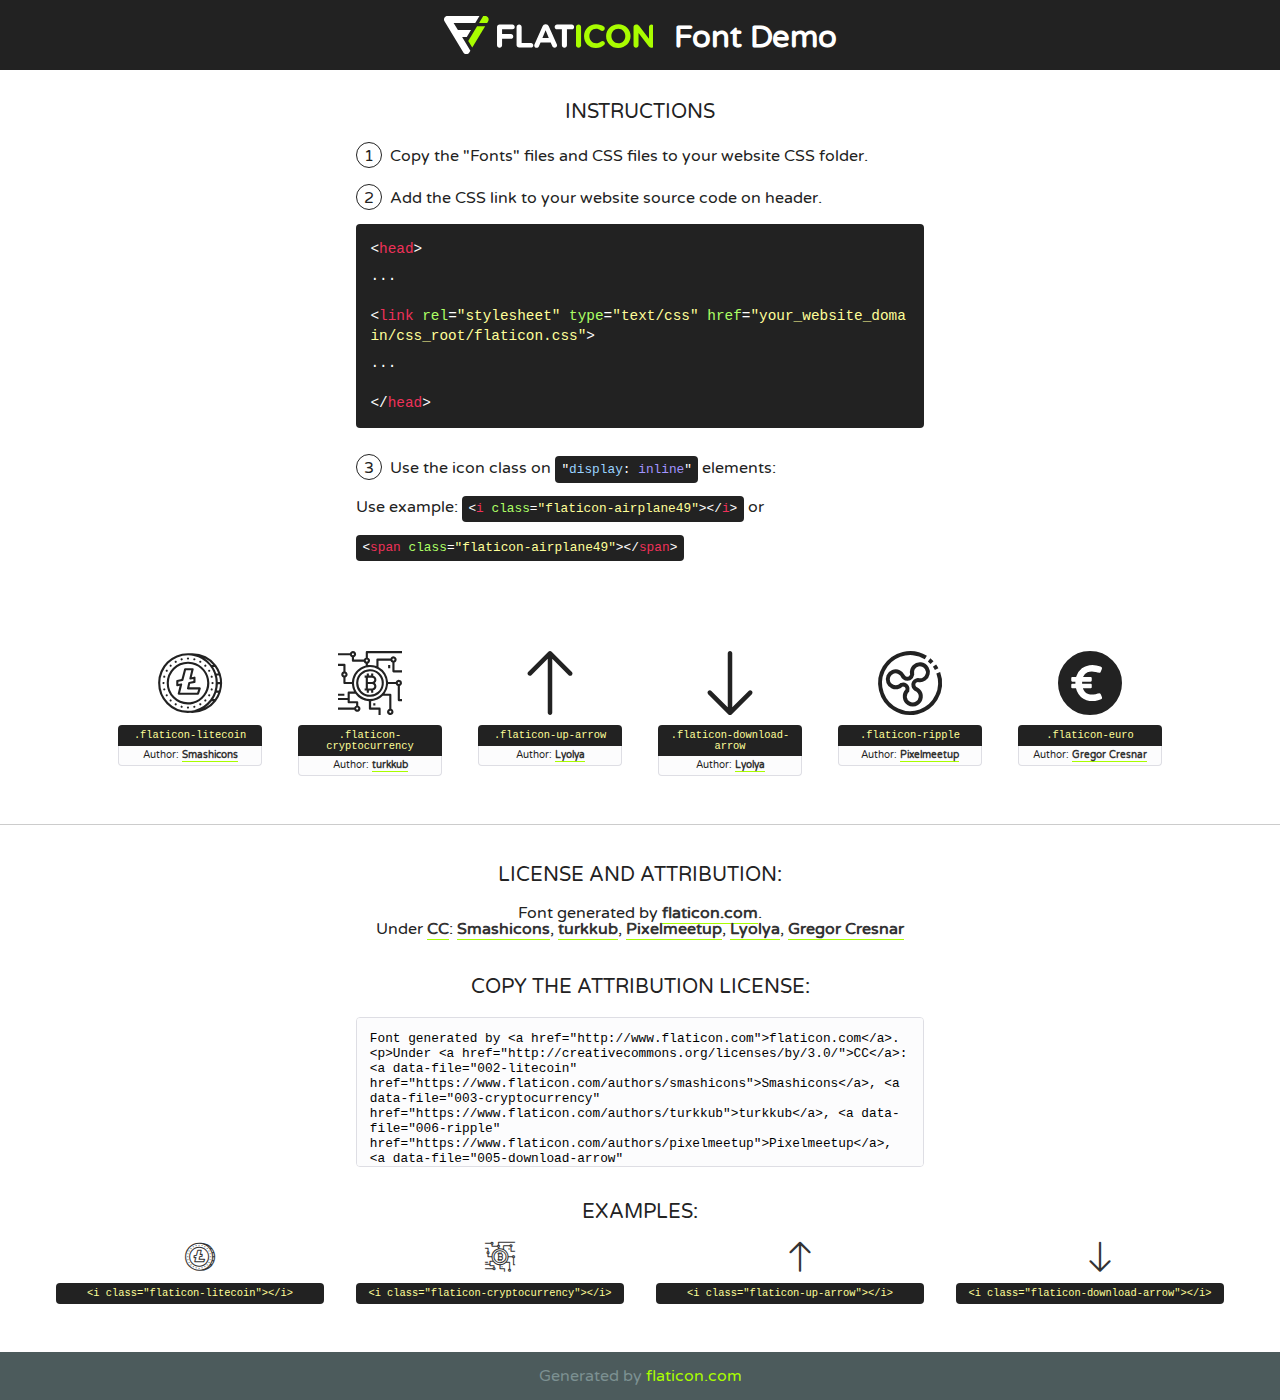
<file: fonts/flaticon/flaticon.html>
<!DOCTYPE html>
<!--
  Flaticon icon font: Flaticon
  Creation date: 12/08/2018 12:10
-->
<html>
<!DOCTYPE html>
<html>

<head>
    <title>Flaticon WebFont</title>
    <link href="http://fonts.googleapis.com/css?family=Varela+Round" rel="stylesheet" type="text/css" />
    <link rel="stylesheet" type="text/css" href="flaticon.css">
    <meta charset="UTF-8">
    <style>
    html, body, div, span, applet, object, iframe,
    h1, h2, h3, h4, h5, h6, p, blockquote, pre,
    a, abbr, acronym, address, big, cite, code,
    del, dfn, em, img, ins, kbd, q, s, samp,
    small, strike, strong, sub, sup, tt, var,
    b, u, i, center,
    dl, dt, dd, ol, ul, li,
    fieldset, form, label, legend,
    table, caption, tbody, tfoot, thead, tr, th, td,
    article, aside, canvas, details, embed, 
    figure, figcaption, footer, header, hgroup, 
    menu, nav, output, ruby, section, summary,
    time, mark, audio, video {
        margin: 0;
        padding: 0;
        border: 0;
        font-size: 100%;
        font: inherit;
        vertical-align: baseline;
    }
    /* HTML5 display-role reset for older browsers */
    article, aside, details, figcaption, figure, 
    footer, header, hgroup, menu, nav, section {
        display: block;
    }
    body {
        line-height: 1;
    }
    ol, ul {
        list-style: none;
    }
    blockquote, q {
        quotes: none;
    }
    blockquote:before, blockquote:after,
    q:before, q:after {
        content: '';
        content: none;
    }
    table {
        border-collapse: collapse;
        border-spacing: 0;
    }
    body {
        font-family: 'Varela Round', Helvetica, Arial, sans-serif;
        font-size: 16px;
        color: #222;
    }
    a {
        color: #333;
        border-bottom: 1px solid #a9fd00;
        font-weight: bold;
        text-decoration: none;
    }
    * {
        -moz-box-sizing: border-box;
        -webkit-box-sizing: border-box;
        box-sizing: border-box;
        margin: 0;
        padding: 0;
    }
    [class^="flaticon-"]:before, [class*=" flaticon-"]:before, [class^="flaticon-"]:after, [class*=" flaticon-"]:after {
        font-family: Flaticon;
        font-size: 30px;
        font-style: normal;
        margin-left: 20px;
        color: #333;
    }
    .wrapper {
        max-width: 600px;
        margin: auto;
        padding: 0 1em;
    }
    .title {
        font-size: 1.25em;
        text-align: center;
        margin-bottom: 1em;
        text-transform: uppercase;
    }
    header {
        text-align: center;
        background-color: #222;
        color: #fff;
        padding: 1em;
    }
    header .logo {
        width: 210px;
        height: 38px;
        display: inline-block;
        vertical-align: middle;
        margin-right: 1em;
        border: none;
    }
    header strong {
        font-size: 1.95em;
        font-weight: bold;
        vertical-align: middle;
        margin-top: 5px;
        display: inline-block;
    }
    .demo {
        margin: 2em auto;
        line-height: 1.25em;
    }
    .demo ul li {
        margin-bottom: 1em;
    }
    .demo ul li .num {
        color: #222;
        border-radius: 20px;
        display: inline-block;
        width: 26px;
        padding: 3px;
        height: 26px;
        text-align: center;
        margin-right: 0.5em;
        border: 1px solid #222;
    }
    .demo ul li code {
        background-color: #222;
        border-radius: 4px;
        padding: 0.25em 0.5em;
        display: inline-block;
        color: #fff;
        font-family: Consolas,Monaco,Lucida Console,Liberation Mono,DejaVu Sans Mono,Bitstream Vera Sans Mono,Courier New, monospace;
        font-weight: lighter;
        margin-top: 1em;
        font-size: 0.8em;
        word-break: break-all;
    }
    .demo ul li code.big {
        padding: 1em;
        font-size: 0.9em;
    }
    .demo ul li code .red {
        color: #EF3159;
    }
    .demo ul li code .green {
        color: #ACFF65;
    }
    .demo ul li code .yellow {
        color: #FFFF99;
    }
    .demo ul li code .blue {
        color: #99D3FF;
    }
    .demo ul li code .purple {
        color: #A295FF;
    }
    .demo ul li code .dots {
        margin-top: 0.5em;
        display: block;
    }
    #glyphs {
        border-bottom: 1px solid #ccc;
        padding: 2em 0;
        text-align: center;
    }
    .glyph {
        display: inline-block;
        width: 9em;
        margin: 1em;
        text-align: center;
        vertical-align: top;
        background: #FFF;
    }
    .glyph .glyph-icon {
        padding: 10px;
        display: block;
        font-family:"Flaticon";
        font-size: 64px;
        line-height: 1;
    }
    .glyph .glyph-icon:before {
        font-size: 64px;
        color: #222;
        margin-left: 0;
    }
    .class-name {
        font-size: 0.65em;
        background-color: #222;
        color: #fff;
        border-radius: 4px 4px 0 0;
        padding: 0.5em;
        color: #FFFF99;
        font-family: Consolas,Monaco,Lucida Console,Liberation Mono,DejaVu Sans Mono,Bitstream Vera Sans Mono,Courier New, monospace;
    }
    .author-name {
        font-size: 0.6em;
        background-color: #fcfcfd;
        border: 1px solid #DEDEE4;
        border-top: 0;
        border-radius: 0 0 4px 4px;
        padding: 0.5em;
    }
    .class-name:last-child {
        font-size: 10px;
        color:#888;
    }
    .class-name:last-child a {
        font-size: 10px;
        color:#555;
    }
    .class-name:last-child a:hover {
        color:#a9fd00;
    }
    .glyph > input {
        display: block;
        width: 100px;
        margin: 5px auto;
        text-align: center;
        font-size: 12px;
        cursor: text;
    }
    .glyph > input.icon-input {
        font-family:"Flaticon";
        font-size: 16px;
        margin-bottom: 10px;
    }
    .attribution .title {
        margin-top: 2em;
    }
    .attribution textarea {
        background-color: #fcfcfd;
        padding: 1em;
        border: none;
        box-shadow: none;
        border: 1px solid #DEDEE4;
        border-radius: 4px;
        resize: none;
        width: 100%;
        height: 150px;
        font-size: 0.8em;
        font-family: Consolas,Monaco,Lucida Console,Liberation Mono,DejaVu Sans Mono,Bitstream Vera Sans Mono,Courier New, monospace;
        -webkit-appearance: none;
    }
    .iconsuse {
        margin: 2em auto;
        text-align: center;
        max-width: 1200px;
    }
    .iconsuse:after {
        content: '';
        display: table;
        clear: both;
    }
    .iconsuse .image {
        float: left;
        width: 25%;
        padding: 0 1em;
    }
    .iconsuse .image p {
        margin-bottom: 1em;
    }
    .iconsuse .image span {
        display: block;
        font-size: 0.65em;
        background-color: #222;
        color: #fff;
        border-radius: 4px;
        padding: 0.5em;
        color: #FFFF99;
        margin-top: 1em;
        font-family: Consolas,Monaco,Lucida Console,Liberation Mono,DejaVu Sans Mono,Bitstream Vera Sans Mono,Courier New, monospace;
    }
    #footer {
        text-align: center;
        background-color: #4C5B5C;
        color: #7c9192;
        padding: 1em;
    }
    #footer a {
        border: none;
        color: #a9fd00;
        font-weight: normal;
    }
    @media (max-width: 960px) {
        .iconsuse .image {
            width: 50%;
        }
    }
    @media (max-width: 560px) {
        .iconsuse .image {
            width: 100%;
        }
    }
    </style>
</head>

<body class="characters-off">

    <header>
        <a href="http://www.flaticon.com" target="_blank" class="logo">
            <svg version="1.1" xmlns="http://www.w3.org/2000/svg" xmlns:xlink="http://www.w3.org/1999/xlink" xmlns:a="http://ns.adobe.com/AdobeSVGViewerExtensions/3.0/" viewBox="0 0 560.875 102.036" enable-background="new 0 0 560.875 102.036" xml:space="preserve">
                <defs>
                </defs>
                <g>
                    <g class="letters">
                        <path fill="#ffffff" d="M141.596,29.675c0-3.777,2.985-6.767,6.764-6.767h34.438c3.426,0,6.15,2.728,6.15,6.15
                        c0,3.43-2.724,6.149-6.15,6.149h-27.674v13.091h23.719c3.429,0,6.151,2.724,6.151,6.15c0,3.43-2.723,6.149-6.151,6.149h-23.719
                        v17.574c0,3.773-2.986,6.761-6.764,6.761c-3.779,0-6.764-2.989-6.764-6.761V29.675z"></path>
                        <path fill="#ffffff" d="M193.844,29.149c0-3.781,2.985-6.767,6.764-6.767c3.776,0,6.763,2.985,6.763,6.767v42.957h25.039
                        c3.426,0,6.149,2.726,6.149,6.153c0,3.425-2.723,6.15-6.149,6.15h-31.802c-3.779,0-6.764-2.986-6.764-6.768V29.149z"></path>
                        <path fill="#ffffff" d="M241.891,75.71l21.438-48.407c1.492-3.341,4.215-5.357,7.906-5.357h0.792
                        c3.686,0,6.323,2.017,7.815,5.357l21.439,48.407c0.436,0.967,0.701,1.845,0.701,2.723c0,3.602-2.809,6.501-6.414,6.501
                        c-3.161,0-5.269-1.845-6.499-4.655l-4.132-9.661h-27.059l-4.301,10.102c-1.144,2.631-3.426,4.214-6.237,4.214
                        c-3.517,0-6.24-2.81-6.24-6.325C241.1,77.64,241.451,76.677,241.891,75.71z M279.932,58.666l-8.521-20.297l-8.526,20.297H279.932
                        z"></path>
                        <path fill="#ffffff" d="M314.864,35.387H301.86c-3.429,0-6.239-2.813-6.239-6.238c0-3.429,2.811-6.24,6.239-6.24h39.533
                        c3.426,0,6.237,2.811,6.237,6.24c0,3.425-2.811,6.238-6.237,6.238h-13.001v42.785c0,3.773-2.99,6.761-6.764,6.761
                        c-3.779,0-6.764-2.989-6.764-6.761V35.387z"></path>
                        <path fill="#A9FD00" d="M352.615,29.149c0-3.781,2.985-6.767,6.767-6.767c3.774,0,6.761,2.985,6.761,6.767v49.024
                        c0,3.773-2.987,6.761-6.761,6.761c-3.781,0-6.767-2.989-6.767-6.761V29.149z"></path>
                        <path fill="#A9FD00" d="M374.132,53.836v-0.179c0-17.481,13.178-31.801,32.065-31.801c9.22,0,15.459,2.458,20.557,6.238
                        c1.402,1.054,2.637,2.985,2.637,5.357c0,3.692-2.985,6.59-6.681,6.59c-1.845,0-3.071-0.702-4.044-1.319
                        c-3.776-2.813-7.729-4.393-12.562-4.393c-10.364,0-17.831,8.611-17.831,19.154v0.173c0,10.542,7.291,19.329,17.831,19.329
                        c5.715,0,9.492-1.756,13.359-4.834c1.049-0.874,2.458-1.491,4.039-1.491c3.429,0,6.325,2.813,6.325,6.236
                        c0,2.106-1.056,3.78-2.282,4.834c-5.539,4.834-12.036,7.733-21.878,7.733C387.572,85.464,374.132,71.493,374.132,53.836z"></path>
                        <path fill="#A9FD00" d="M433.009,53.836v-0.179c0-17.481,13.79-31.801,32.766-31.801c18.981,0,32.592,14.143,32.592,31.628v0.173
                        c0,17.483-13.785,31.807-32.769,31.807C446.625,85.464,433.009,71.32,433.009,53.836z M484.224,53.836v-0.179
                        c0-10.539-7.725-19.326-18.626-19.326c-10.893,0-18.449,8.611-18.449,19.154v0.173c0,10.542,7.73,19.329,18.626,19.329
                        C476.676,72.986,484.224,64.378,484.224,53.836z"></path>
                        <path fill="#A9FD00" d="M506.233,29.321c0-3.774,2.99-6.763,6.767-6.763h1.401c3.252,0,5.183,1.583,7.029,3.953l26.093,34.265
                        V29.059c0-3.692,2.99-6.677,6.681-6.677c3.683,0,6.671,2.985,6.671,6.677v48.934c0,3.78-2.987,6.765-6.764,6.765h-0.436
                        c-3.257,0-5.188-1.581-7.034-3.953l-27.056-35.492v32.944c0,3.687-2.985,6.676-6.678,6.676c-3.683,0-6.673-2.989-6.673-6.676
                        V29.321z"></path>
                    </g>
                    <g class="insignia">
                        <path fill="#ffffff" d="M48.372,56.137h12.517l11.156-18.537H37.186L25.688,18.539h57.825L94.668,0H9.271
                        C5.925,0,2.842,1.801,1.198,4.716c-1.644,2.907-1.593,6.482,0.134,9.343l50.38,83.501c1.678,2.781,4.689,4.476,7.938,4.476
                        c3.246,0,6.257-1.695,7.935-4.476l2.898-4.804L48.372,56.137z"></path>
                        <g class="i">
                            <path fill="#A9FD00" d="M93.575,18.539h0.031v0.004l21.652,0.004l2.705-4.488c1.727-2.861,1.778-6.436,0.133-9.343
                            C116.454,1.801,113.371,0,110.026,0h-5.294L93.575,18.539z"></path>
                            <polygon fill="#A9FD00" points="88.291,27.356 64.725,66.486 75.519,84.404 109.942,27.356"></polygon>
                        </g>
                    </g>
                </g>
            </svg>
        </a>
        <strong>Font Demo</strong>
    </header>


    <section class="demo wrapper">

        <p class="title">Instructions</p>

        <ul>
            <li>
                <span class="num">1</span>Copy the "Fonts" files and CSS files to your website CSS folder.
            </li>
            <li>
                <span class="num">2</span>Add the CSS link to your website source code on header.
                <code class="big">
                    &lt;<span class="red">head</span>&gt;
                    <br/><span class="dots">...</span>
                    <br/>&lt;<span class="red">link</span> <span class="green">rel</span>=<span class="yellow">"stylesheet"</span> <span class="green">type</span>=<span class="yellow">"text/css"</span> <span class="green">href</span>=<span class="yellow">"your_website_domain/css_root/flaticon.css"</span>&gt;
                    <br/><span class="dots">...</span>
                    <br/>&lt;/<span class="red">head</span>&gt;
                </code>
            </li>

            <li>
                <p>
                    <span class="num">3</span>Use the icon class on <code>"<span class="blue">display</span>:<span class="purple"> inline</span>"</code> elements:
                    <br />
                    Use example: <code>&lt;<span class="red">i</span> <span class="green">class</span>=<span class="yellow">&quot;flaticon-airplane49&quot;</span>&gt;&lt;/<span class="red">i</span>&gt;</code> or <code>&lt;<span class="red">span</span> <span class="green">class</span>=<span class="yellow">&quot;flaticon-airplane49&quot;</span>&gt;&lt;/<span class="red">span</span>&gt;</code>
            </li>
        </ul>

    </section>




   <section id="glyphs">          
    
      
        <div class="glyph"><div class="glyph-icon flaticon-litecoin"></div>
            <div class="class-name">.flaticon-litecoin</div>
            <div class="author-name">Author: <a data-file="002-litecoin" href="https://www.flaticon.com/authors/smashicons">Smashicons</a> </div> 
        </div>        
        
        <div class="glyph"><div class="glyph-icon flaticon-cryptocurrency"></div>
            <div class="class-name">.flaticon-cryptocurrency</div>
            <div class="author-name">Author: <a data-file="003-cryptocurrency" href="https://www.flaticon.com/authors/turkkub">turkkub</a> </div> 
        </div>        
        
        <div class="glyph"><div class="glyph-icon flaticon-up-arrow"></div>
            <div class="class-name">.flaticon-up-arrow</div>
            <div class="author-name">Author: <a data-file="004-up-arrow" href="https://www.flaticon.com/authors/lyolya">Lyolya</a> </div> 
        </div>        
        
        <div class="glyph"><div class="glyph-icon flaticon-download-arrow"></div>
            <div class="class-name">.flaticon-download-arrow</div>
            <div class="author-name">Author: <a data-file="005-download-arrow" href="https://www.flaticon.com/authors/lyolya">Lyolya</a> </div> 
        </div>        
        
        <div class="glyph"><div class="glyph-icon flaticon-ripple"></div>
            <div class="class-name">.flaticon-ripple</div>
            <div class="author-name">Author: <a data-file="006-ripple" href="https://www.flaticon.com/authors/pixelmeetup">Pixelmeetup</a> </div> 
        </div>        
        
        <div class="glyph"><div class="glyph-icon flaticon-euro"></div>
            <div class="class-name">.flaticon-euro</div>
            <div class="author-name">Author: <a data-file="007-euro" href="https://www.flaticon.com/authors/gregor-cresnar">Gregor Cresnar</a> </div> 
        </div>        
        

    </section>



    <section class="attribution wrapper"   style="text-align:center;">

      <div class="title">License and attribution:</div><div class="attrDiv">Font generated by <a href="http://www.flaticon.com">flaticon.com</a>. <div><p>Under <a href="http://creativecommons.org/licenses/by/3.0/">CC</a>: <a data-file="002-litecoin" href="https://www.flaticon.com/authors/smashicons">Smashicons</a>, <a data-file="003-cryptocurrency" href="https://www.flaticon.com/authors/turkkub">turkkub</a>, <a data-file="006-ripple" href="https://www.flaticon.com/authors/pixelmeetup">Pixelmeetup</a>, <a data-file="005-download-arrow" href="https://www.flaticon.com/authors/lyolya">Lyolya</a>, <a data-file="007-euro" href="https://www.flaticon.com/authors/gregor-cresnar">Gregor Cresnar</a></p>  </div>
      </div>
      <div class="title">Copy the Attribution License:</div>

    <textarea onclick="this.focus();this.select();">Font generated by &lt;a href=&quot;http://www.flaticon.com&quot;&gt;flaticon.com&lt;/a&gt;. <p>Under <a href="http://creativecommons.org/licenses/by/3.0/">CC</a>: <a data-file="002-litecoin" href="https://www.flaticon.com/authors/smashicons">Smashicons</a>, <a data-file="003-cryptocurrency" href="https://www.flaticon.com/authors/turkkub">turkkub</a>, <a data-file="006-ripple" href="https://www.flaticon.com/authors/pixelmeetup">Pixelmeetup</a>, <a data-file="005-download-arrow" href="https://www.flaticon.com/authors/lyolya">Lyolya</a>, <a data-file="007-euro" href="https://www.flaticon.com/authors/gregor-cresnar">Gregor Cresnar</a></p>  
     </textarea>

    </section>

    <section class="iconsuse">

          <div class="title">Examples:</div>            
             
            <div class="image">
                <p>
                    <i class="glyph-icon flaticon-litecoin"></i> 
                    <span>&lt;i class=&quot;flaticon-litecoin&quot;&gt;&lt;/i&gt;</span>
                </p>
            </div>
            
            <div class="image">
                <p>
                    <i class="glyph-icon flaticon-cryptocurrency"></i> 
                    <span>&lt;i class=&quot;flaticon-cryptocurrency&quot;&gt;&lt;/i&gt;</span>
                </p>
            </div>
            
            <div class="image">
                <p>
                    <i class="glyph-icon flaticon-up-arrow"></i> 
                    <span>&lt;i class=&quot;flaticon-up-arrow&quot;&gt;&lt;/i&gt;</span>
                </p>
            </div>
            
            <div class="image">
                <p>
                    <i class="glyph-icon flaticon-download-arrow"></i> 
                    <span>&lt;i class=&quot;flaticon-download-arrow&quot;&gt;&lt;/i&gt;</span>
                </p>
            </div>
                       
        </div>
                            
    </section>

<div id="footer">
    <div>Generated by <a href="http://www.flaticon.com">flaticon.com</a>
    </div>
</div>



</body>
</html>
</file>
<file: fonts/flaticon/flaticon.css>
/*
  	Flaticon icon font: Flaticon
  	Creation date: 12/08/2018 12:10
  	*/

@font-face {
  font-family: "Flaticon";
  src: url("./Flaticon.eot");
  src: url("./Flaticon.eot?#iefix") format("embedded-opentype"),
       url("./Flaticon.woff") format("woff"),
       url("./Flaticon.ttf") format("truetype"),
       url("./Flaticon.svg#Flaticon") format("svg");
  font-weight: normal;
  font-style: normal;
}

@media screen and (-webkit-min-device-pixel-ratio:0) {
  @font-face {
    font-family: "Flaticon";
    src: url("./Flaticon.svg#Flaticon") format("svg");
  }
}

[class^="flaticon-"]:before, [class*=" flaticon-"]:before,
[class^="flaticon-"]:after, [class*=" flaticon-"]:after {   
  font-family: Flaticon;
        font-size: 20px;
font-style: normal;
margin-left: 20px;
}

.flaticon-litecoin:before { content: "\f100"; }
.flaticon-cryptocurrency:before { content: "\f101"; }
.flaticon-up-arrow:before { content: "\f102"; }
.flaticon-download-arrow:before { content: "\f103"; }
.flaticon-ripple:before { content: "\f104"; }
.flaticon-euro:before { content: "\f105"; }
</file>
<file: css/style.css>
/*Description: 
Name: Trinity Swap - Swap your tokens and earn stable apy.
Author: Trinity Swap
Version: 1.0
---------- {Index Virsion One } ----------
01. Header Area
02. Benefits Area 
03. Countdown-area
04. Progerss-wrapper
05. Payment_mathod
06. Token distribution
07. Faq area
08. Team_membar
09. Subscribe Area 
10. Footer Area
---------- { Home Version two } ----------
11. Header Section
12. About Section
13. Benefits Area 
14. Token distribution
15. Roadmap
16. Company
17. Team_membar
18. Faq area
19. Subscribe Area
20. Footer Area
---------- { Index Virsion Three } ----------
21. Header Area Style
22. About Section
23. Service
24. Team Area
25. ICO news
26. Faq area
27. Footer Area
---------- { Index Virsion Four } ----------
28. Header Section
29. Earnings Area
30. About Section
31. Benefits Area
32. Services Area
33. Team
34. Company
35. Footer Area
---------- { Index Virsion Five } ----------
36. Hader Section
37. Earnings Area
38. About Section
39. ICO Area
40. Multiple Income
41. Benefits Area
42. Roadmap
43. Team membar
44. Company
45. Faq area
46. Footer Css
* ---------- { Index Virsion Six } ----------
47. Hader Section
48. About Section
49. Token Sale
50. Roadmap Area
51. Company
52. Team membar
53. Contact
54. Faq area
55. Subscribe
56. Footer Css
----------{  Inner Pages Style Css }----------
57. Blog Page css  
58. Blog Post css
 ============================================================*/

/* ---------{ 01. Default  CSS } ---------- */

/* Variables */

* {
	margin: 0;
	padding: 0;
}
body {
	overflow-x: hidden;
	font-size: 15px;
	line-height: 25px;
	font-weight: 400;
	font-family: "Poppins", sans-serif;
	color: #ffffff;
	overflow-x: hidden !important;
}
p {
	font-weight: 400;
	line-height: 30px;
	font-size: 16px;
}
h1,
h2,
h3,
h4,
h5,
h6 {
	color: #ffffff;
	font-family: "Poppins", sans-serif;
	margin: 0;
}
h4 {
	font-weight: 500;
}
a,
a:hover,
a:focus {
	transition: all 0.3s ease-in-out;
	text-decoration: none;
	outline: none;
}
ol,
ul {
	margin: 0;
	padding: 0;
}
ol li,
ul li {
	list-style: outside none none;
	list-style-type: none;
}
select {
	-webkit-appearance: none;
	-moz-appearance: none;
	appearance: none;
	text-indent: 1px;
	text-overflow: '';
}
.padding-none {
	padding: 0px;
}
.padding-right {
	padding-right: 0px;
}
.padding-left {
	padding-left: 0px;
}
.ml-15 {
	margin-left: 15px;
}
.sub-title {
	text-align: center;
	max-width: 800px;
	margin: 0px auto 100px;
}
.sub-title h2 {
	font-size: 40px;
	font-weight: 500;
	line-height: 55px;
	margin-bottom: 30px;
}
.sub-title p {
	margin: 0px auto;
}
.btn-default-style {
	background: #43d796;
	border-radius: 50px;
	color: #ffffff;
	height: 55px;
	line-height: 55px;
	padding: 0 50px;
	font-size: 14px;
	margin-top: 40px;
	font-weight: 600;
	text-transform: uppercase;
	position: relative;
}
.btn-default-style:hover {
	color: #ffffff;
}
.gradient-color span {
	background-image: linear-gradient(to bottom, #ffffff 0%, #ffffff 100%);
	color: transparent;
	-webkit-background-clip: text;
	background-clip: text;
}
#particles-js {
	position: absolute;
	top: 0;
	left: 0;
	height: 100%;
	width: 100%;
	z-index: -1;
}
/* -------- Pre Loader -------- */

#preloader {
	position: fixed;
	top: 0;
	left: 0;
	right: 0;
	bottom: 0;
	background-color: #fefefe;
	z-index: 9999;
}
#preloader #status {
	width: 200px;
	height: 200px;
	position: absolute;
	left: 50%;
	top: 50%;
	background-image: url("../images/preloader.gif");
	background-repeat: no-repeat;
	background-position: center;
	margin: -100px 0 0 -100px;
}
.is-sticky nav.navbar {
	background: #000000;
	border-radius: 0;
	box-shadow: 0px 1px 21px -1px rgba(108, 102, 231, 0.2);
	z-index: 99;
	transition: all 1s ease-in-out;
}
.is-sticky .cripto_nav {
	padding: 0 !important;
	transition: all 0.3s ease-in-out;
}
#header-01 .is-sticky nav.navbar {
	background: #000000;
	box-shadow: 0px 1px 21px -1px rgba(108, 102, 231, 0.2);
}
#header-01 .language .dropdown a {
	color: #000000;
}
#header-02 .is-sticky nav.navbar {
	background: #000000;
	box-shadow: 0px 1px 21px -1px rgba(108, 102, 231, 0.2);
}
#header-02 .language .dropdown a {
	color: #000000;
}
#header-04 .is-sticky nav.navbar {
	background: #000000;
	box-shadow: 0px 1px 21px -1px rgba(108, 102, 231, 0.2);
}
#header-04 .language .dropdown a {
	color: #000000;
}
#header-05 .is-sticky nav.navbar {
	background: #000000;
	box-shadow: 0px 1px 21px -1px rgba(108, 102, 231, 0.2);
}
#header-05 .language .dropdown a {
	color: #000000;
}
.form-control:focus {
	border-color: inherit;
	-webkit-box-shadow: none;
	box-shadow: none;
}
.shape-1 {
	position: absolute;
	top: 0px;
	right: 23%;
}
.shape-1 .box {
	align-self: flex-end;
	animation-duration: 2s;
	animation-iteration-count: infinite;
	height: 100%;
	width: 100%;
	margin: 0 auto 0 auto;
	transform-origin: bottom;
}
.shape-1 .bounce-1 {
	animation-name: bounce-1;
	animation-timing-function: linear;
}
@keyframes bounce-1 {
	0% {
		transform: translateY(0);
	}
	50% {
		transform: translateY(30px);
	}
	100% {
		transform: translateY(0);
	}
}
@keyframes spin {
	from {
		transform: rotate(0deg);
	}
	to {
		transform: rotate(360deg);
	}
}
@-webkit-keyframes swing {
	15% {
		-webkit-transform: translateX(5px);
		transform: translateX(5px);
	}
	30% {
		-webkit-transform: translateX(-5px);
		transform: translateX(-5px);
	}
	50% {
		-webkit-transform: translateX(3px);
		transform: translateX(3px);
	}
	65% {
		-webkit-transform: translateX(-3px);
		transform: translateX(-3px);
	}
	80% {
		-webkit-transform: translateX(2px);
		transform: translateX(2px);
	}
	100% {
		-webkit-transform: translateX(0);
		transform: translateX(0);
	}
}
@keyframes swing {
	15% {
		-webkit-transform: translateX(5px);
		transform: translateX(5px);
	}
	30% {
		-webkit-transform: translateX(-5px);
		transform: translateX(-5px);
	}
	50% {
		-webkit-transform: translateX(3px);
		transform: translateX(3px);
	}
	65% {
		-webkit-transform: translateX(-3px);
		transform: translateX(-3px);
	}
	80% {
		-webkit-transform: translateX(2px);
		transform: translateX(2px);
	}
	100% {
		-webkit-transform: translateX(0);
		transform: translateX(0);
	}
}
/*=========={
 Header Section 
}
==============*/

.header {
	background: url("../images/bg-img/banner-03.jpg") no-repeat 50% 50%;
	height: 100vh;
	background-size: cover;
	position: relative;
	z-index: 99;
}
.header:before {
	position: absolute;
	background: rgba(0, 0, 0, 0.6);
	content: "";
	height: 100%;
	width: 100%;
	left: 0;
	top: 0;
}
.header .navbar {
	padding: 25px 0 0;
}
.header .navbar .navbar-nav .nav-item {
	margin-right: 30px;
}
.header .navbar .navbar-nav .nav-item:last-child {
	margin-right: 0px;
}
.header .navbar .navbar-nav .nav-item .nav-link {
	padding: 30px 0px;
	color: #ffffff;
	font-size: 15px;
}
.header .navbar .navbar-nav .nav-item .nav-link.active,
.header .navbar .navbar-nav .nav-item .nav-link:hover {
	color: #43d796;
}
.header .navbar .dropdown:hover .dropdown-menu {
	visibility: visible;
	opacity: 1;
	max-height: 500px;
}
.header .navbar .dropdown .dropdown-menu {
	transition: all 0.3s ease-in-out;
	background: #ffffff;
	min-width: 225px;
	border-radius: 0;
	padding: 0;
	padding: 15px 0px;
	margin-top: -2px;
	display: block;
	visibility: hidden;
	opacity: .1;
	max-height: 0px;
}
.header .navbar .dropdown .dropdown-menu .dropdown-item {
	transition: all 0.3s ease-in-out;
	padding: 8px 25px !important;
	background: transparent;
}
.header .navbar .dropdown .dropdown-menu .dropdown-item:hover {
	color: #43d796;
}
.header .navbar .dropdown .dropdown-menu .dropdown:hover .dropdown-menu {
	max-height: 500px;
	visibility: visible;
	opacity: 1;
}
.header .navbar .dropdown .dropdown-menu .dropdown .dropdown-menu {
	border-left: 1px solid #f1f1f1;
	left: 224px;
	top: -13px;
	padding: 15px 0px;
	visibility: hidden;
	opacity: 0;
	max-height: 0px;
}
.header .navbar .dropdown-toggle::after {
	display: none;
}
.header .navbar .language {
	display: inline-flex;
	margin-left: 50px;
}
.header .navbar .language .token {
	padding: 0;
	color: #ffffff;
	background: #30e08e;
	padding: 8px 20px;
	border-radius: 50px;
	font-size: 12px;
	text-transform: uppercase;
	font-weight: 600;
}
.header .navbar .language .dropdown {
	margin-left: 25px;
}
.header .navbar .language .dropdown span {
	color: #ffffff;
	line-height: 40px;
	text-transform: capitalize;
	font-size: 15px;
	font-weight: 500;
	cursor: pointer;
}
.header .navbar .language .dropdown span i {
	font-size: 10px;
	margin-left: 10px;
}
.header .navbar .language .dropdown .dropdown-menu {
	min-width: 130px;
	background: #0b1e68;
}
.header .navbar .language .dropdown .dropdown-menu li a {
	color: #ffffff !important;
	line-height: 26px;
	text-transform: capitalize;
}
.header .intro-text {
	margin-top: 180px;
	padding-right: 70px;
}
.header .intro-text h1 {
	font-size: 50px;
	font-weight: 500;
	line-height: 68px;
}
.header .intro-text p {
	font-size: 18px;
	line-height: 30px;
	margin-top: 30px;
	font-weight: 400;
	padding-right: 50px;
}
.header .intro-text .intro_btn_3 {
	background: transparent;
	border: 2px solid #fe9a8b;
	position: relative;
	transition: all 0.3s ease-in-out;
	margin-right: 15px;
}
.header .intro-text .intro_btn_3:last-child {
	margin-right: 0;
}
.header .intro-text .intro_btn_3:before {
	position: absolute;
	top: 0;
	left: 0;
	background: linear-gradient(to right, #220c36, #3809e3);
	width: 100%;
	height: 100%;
	content: "";
	border-radius: 50px;
	opacity: 0;
	visibility: hidden;
}
.header .intro-text .intro_btn_3:hover {
	border: 2px solid #fe9a8b;
	background: linear-gradient(to right, #220c36, #3809e3);
}
.header .intro-text .intro_btn_3:hover:before {
	visibility: visible;
	opacity: 0;
}
.header .intro-text .intro_active_3 {
	background: linear-gradient(to right, #220c36, #3809e3);
}
.header .img-wrapper .intro-img {
	margin-top: 20%;
	margin-left: -20%;
}
.header .img-wrapper .intro-img img {
	height: auto;
	width: auto;
	margin-left: -4px;
}
#benefits {
	background: ##0e0517;
	padding: 100px 0 0;
}
#benefits .benefits-single-item .benefits-single-wrapper {
	border: 1px solid #16266d;
	text-align: center;
}
#benefits .benefits-single-item .benefits-single-wrapper:hover .benefits-img {
	webkit-animation: swing 0.5s ease;
	animation: swing 0.5s ease;
	-webkit-animation-iteration-count: 1;
	animation-iteration-count: 1;
}
#benefits .benefits-single-item .benefits-single-wrapper .benefits-img {
	min-height: 270px;
	padding: 80px 0;
}
#benefits .benefits-single-item .benefits-single-wrapper h4 {
	background: ##0e0517;
	height: 90px;
	line-height: 90px;
	font-size: 20px;
}
#benefits #about_cryptonic {
	background: ##0e0517;
	padding: 220px 0;
	overflow: hidden;
	position: relative;
}
#benefits #about_cryptonic .about-img {
	position: absolute;
	right: 52%;
}
#benefits #about_cryptonic .about-img .img-wrapper {
	position: relative;
	z-index: 1;
}
#benefits #about_cryptonic .about-img .img-wrapper:before {
	background: #132067;
	border-top-right-radius: 22% 66%;
	border-bottom-right-radius: 30% 67%;
	content: "";
	height: 620px;
	left: -150%;
	position: absolute;
	top: 51%;
	transform: rotate(-35deg);
	width: 1800px;
	z-index: -1;
}
#benefits #about_cryptonic .about_cryptonic-content {
	padding-left: 75px;
}
#benefits #about_cryptonic .about_cryptonic-content h6 {
	text-transform: uppercase;
	font-size: 16px;
	position: relative;
	margin-left: 130px;
}
#benefits #about_cryptonic .about_cryptonic-content h6:before {
	background: #ffffff;
	position: absolute;
	top: 9px;
	left: -130px;
	width: 100px;
	height: 1px;
	content: "";
}
#benefits #about_cryptonic .about_cryptonic-content h2 {
	font-size: 40px;
	font-weight: 500;
	letter-spacing: 1px;
	line-height: 55px;
	margin-bottom: 30px;
	padding: 20px 0 0;
}
#benefits #about_cryptonic .about_cryptonic-content .btn-default-style {
	background: #42d896;
	height: 52px;
	line-height: 52px;
	padding: 0 30px;
	margin-top: 30px;
}
#countdown-area {
	background: #220c36;
	padding: 120px 0;
}
#countdown-area .sub-title {
	margin: 0px auto 70px;
}
#countdown-area .countdown-wrapper .countdownHolder {
	margin-bottom: 130px;
}
#countdown-area .countdown-wrapper .countdownHolder .countDays,
#countdown-area .countdown-wrapper .countdownHolder .countHours,
#countdown-area .countdown-wrapper .countdownHolder .countMinutes,
#countdown-area .countdown-wrapper .countdownHolder .countSeconds {
	position: relative;
}
#countdown-area .countdown-wrapper .countdownHolder .countDays:before,
#countdown-area .countdown-wrapper .countdownHolder .countHours:before,
#countdown-area .countdown-wrapper .countdownHolder .countMinutes:before,
#countdown-area .countdown-wrapper .countdownHolder .countSeconds:before {
	position: absolute;
	top: 66px;
	left: 50%;
	transform: translateX(-50%);
	font-size: 20px;
	letter-spacing: 0px;
	text-transform: uppercase;
	font-weight: 500;
}
#countdown-area .countdown-wrapper .countdownHolder .countDays:before {
	content: "Days";
}
#countdown-area .countdown-wrapper .countdownHolder .countHours:before {
	content: "Hours";
}
#countdown-area .countdown-wrapper .countdownHolder .countMinutes:before {
	content: "Minutes";
}
#countdown-area .countdown-wrapper .countdownHolder .countSeconds:before {
	content: "Seconds";
}
#countdown-area .btn-default-style {
	background: #42d896;
	font-size: 16px;
	font-weight: 500;
}
#progerss-wrapper {
	min-height: 150px;
}
#progerss-wrapper .progress {
	height: 43px;
	border-radius: 25px;
}
#progerss-wrapper .progress .progress-bar {
	border-top-right-radius: 25px;
	border-bottom-right-radius: 25px;
	width: 80%;
	position: relative;
	background: linear-gradient(to top, #220c36, #3809e3);
}
#progerss-wrapper .progress .progress-bar span {
	position: absolute;
	right: 30px;
	top: 7px;
	font-size: 20px;
	font-weight: 500;
	color: #ffffff;
}
#progerss-wrapper .progress .minimum_goal {
	position: absolute;
	left: 10%;
	text-align: center;
	bottom: -6%;
}
#progerss-wrapper .progress .minimum_goal .progress-shpe {
	background: #ffffff;
	height: 110px;
	width: 6px;
	border-radius: 10px;
	margin-left: 48%;
	margin-bottom: 15px;
}
#progerss-wrapper .progress .minimum_goal span {
	font-weight: 500;
	font-size: 20px;
	margin-top: 15px;
}
#progerss-wrapper .progress .minimum_goal h3 {
	color: #20e687;
	font-weight: 600;
	line-height: 40px;
}
#progerss-wrapper .progress .heard_cap {
	position: absolute;
	right: 2%;
	text-align: center;
	top: 90px;
}
#progerss-wrapper .progress .heard_cap span {
	font-weight: 500;
	font-size: 20px;
	margin-top: 15px;
}
#progerss-wrapper .progress .heard_cap h3 {
	color: #20e687;
	font-weight: 600;
	line-height: 40px;
}
.btn-default-style {
	background: #20e687;
}
.payment_mathod {
	text-align: center;
	padding-top: 100px;
}
.payment_mathod h3 {
	margin-bottom: 70px;
	font-size: 30px;
}
.payment_mathod .payment-options {
	display: flex;
	justify-content: center;
}
.payment_mathod .payment-options .payment-single {
	height: 175px;
	width: 175px;
	background: #ffffff;
	margin: 0 15px;
	transition: all 0.3s ease-in-out;
	position: relative;
}
.payment_mathod .payment-options .payment-single:before {
	position: absolute;
	background: linear-gradient(to right, #220c36, #3809e3);
	top: 0;
	left: 0;
	height: 100%;
	width: 100%;
	content: "";
	opacity: 0;
	transition: all 0.3s ease-in-out;
}
.payment_mathod .payment-options .payment-single:hover:before {
	opacity: 1;
}
.payment_mathod .payment-options .payment-single:hover .payment-icon i:before {
	color: #ffffff !important;
}
.payment_mathod .payment-options .payment-single .payment-wrapper .payment-icon {
	height: 90px;
	width: 90px;
	margin: 0px auto;
	top: 50%;
	transform: translateY(50%);
}
.payment_mathod .payment-options .payment-single .payment-wrapper .payment-icon i {
	line-height: 90px;
}
.payment_mathod .payment-options .payment-single .payment-wrapper .payment-icon i:before {
	font-size: 90px;
	margin: 0;
	color: #220c36;
	transition: all 0.3s ease-in-out;
}
/* roadmap */

.roadmap {
	padding: 100px 0;
	background: #0b1e68;
}
.roadmap .roadmap-area {
	position: relative;
}
.roadmap .roadmap-area:before {
	position: absolute;
	content: "";
	width: 1px;
	height: 100%;
	background: #1de886;
	left: 50%;
	border-bottom-left-radius: 50%;
	border-bottom-right-radius: 50%;
}
.roadmap .roadmap-area .roadmap-tree .roadmap-cloumn {
	align-items: center;
	display: flex;
	justify-content: center;
	margin-bottom: 50px;
	position: relative;
}
.roadmap .roadmap-area .roadmap-tree .roadmap-cloumn:last-child {
	margin-bottom: 0;
}
.roadmap .roadmap-area .roadmap-tree .roadmap-cloumn:hover .roadmap-desc .doc-wraper:before {
	opacity: 1;
}
.roadmap .roadmap-area .roadmap-tree .roadmap-cloumn .roadmap-marker {
	position: absolute;
	top: 0%;
	left: 50%;
	margin-top: -10px;
	margin-left: -10px;
	width: 20px;
	height: 20px;
	border: 6px solid #020c59;
}
.roadmap .roadmap-area .roadmap-tree .roadmap-cloumn .roadmap-marker:before {
	position: absolute;
	content: "";
	background: #1de886;
	width: 11px;
	height: 11px;
	top: 50%;
	left: 50%;
	margin-top: -5px;
	margin-left: -4.5px;
	border-radius: 50%;
}
.roadmap .roadmap-area .roadmap-tree .roadmap-cloumn .roadmap-marker.marker-off:before {
	background: #1de886;
}
.roadmap .roadmap-area .roadmap-tree .roadmap-cloumn .roadmap-dese-left {
	padding: 0 65px 0 0;
}
.roadmap .roadmap-area .roadmap-tree .roadmap-cloumn .roadmap-dese-right {
	padding: 0 0px 0 65px;
}
.roadmap .roadmap-area .roadmap-tree .roadmap-cloumn .roadmap-desc {
	min-height: 120px;
}
.roadmap .roadmap-area .roadmap-tree .roadmap-cloumn .roadmap-desc .doc-wraper {
	padding: 30px 40px;
	position: relative;
	z-index: 1;
}
.roadmap .roadmap-area .roadmap-tree .roadmap-cloumn .roadmap-desc .doc-wraper:before {
	position: absolute;
	background: linear-gradient(to right, #f78ca0, #fe9a8b);
	top: 0;
	left: 0;
	height: 100%;
	width: 100%;
	content: "";
	opacity: 0;
	transition: all 0.3s ease-in-out;
	z-index: -1;
}
.roadmap .roadmap-area .roadmap-tree .roadmap-cloumn .roadmap-desc .doc-wraper h4 {
	font-size: 20px;
	margin-bottom: 30px;
	line-height: 30px;
}
.roadmap .roadmap-area .roadmap-tree .roadmap-cloumn .roadmap-desc .doc-wraper p {
	line-height: 25px;
}
.roadmap .roadmap-area .roadmap-tree .roadmap-cloumn .roadmap-desc .doc-wraper p span {
	color: #4d6076;
	font-weight: 500;
}
.roadmap .roadmap-area .roadmap-tree .roadmap-cloumn .roadmap-status {
	min-height: 185px;
	padding: 0 35px;
	position: relative;
}
.roadmap .roadmap-area .roadmap-tree .roadmap-cloumn .roadmap-status span {
	display: inherit;
	font-weight: 600;
	font-size: 20px;
	text-transform: uppercase;
}
.roadmap .roadmap-area .roadmap-tree .roadmap-cloumn .roadmap-status span:last-child {
	font-size: 16px;
	font-weight: 500;
}
.roadmap .roadmap-area .roadmap-tree .roadmap-cloumn .roadmap-left {
	text-align: right;
}
.roadmap .roadmap-area .roadmap-tree .roadmap-cloumn .roadmap-right {
	text-align: left;
}
#token_distribution {
	background: #020c59;
	padding: 100px 0 0;
}
#token_distribution .sub-title {
	font-size: 8px;
	font-weight: 500;
	color: #ffffff;
	margin: 0px auto 70px;
}
#token_distribution .token_distribution_wrapper {
	text-align: center;
}
#token_funds {
	background: #020c59;
	padding: 100px 0;
}
#token_funds .sub-title {
	font-size: 8px;
	font-weight: 500;
	color: #ffffff;
	color: #ffffff;
	margin: 0px auto 70px;
}
#token_funds .token_distribution_wrapper {
	text-align: center;
}
.logos {
	background: #0b1e68;
	padding: 100px 0 0;
}
.logos .companis-logo-wapper .companis-logos {
	display: flex;
	justify-content: space-between;
	margin-bottom: 70px;
}
.logos .companis-logo-wapper .companis-logos:last-child {
	margin-bottom: 0;
	justify-content: center;
}
.logos .companis-logo-wapper .companis-logos:last-child li {
	margin: 0 50px;
}
.logos .companis-logo-wapper .companis-logos li img {
	display: flex;
	height: auto;
	width: 150px;
	transition: all 0.3s ease-in-out;
	cursor: pointer;
}
#faq-area {
	background: #000000
;
	padding: 150px 0 0;
}
#faq-area .faq-wrapper {
	background: #000000;
	padding: 80px 50px 50px;
	box-shadow: 0 0 50px 0 rgba(0, 0, 0, 0.2);
}
#faq-area .faq-wrapper .sub-title {
	margin-bottom: 0;
}
#faq-area .faq-wrapper #accordion .card {
	background: transparent;
	border: none;
	border-radius: 0;
	padding: 50px 0;
	border-bottom: 1px solid #123177;
}
#faq-area .faq-wrapper #accordion .card:last-child {
	border-bottom: 1px solid transparent;
}
#faq-area .faq-wrapper #accordion .card .card-header {
	background: transparent;
	border: none;
	padding: 0 24px;
}
#faq-area .faq-wrapper #accordion .card .card-header a {
	color: #ffffff;
	font-size: 25px;
	font-weight: 500;
}
#faq-area .faq-wrapper #accordion .card .card-body {
	padding: 40px 24px 0;
}
#faq-area .faq-wrapper #accordion .card .card-body p {
	font-size: 15px;
}
#faq-area .faq-wrapper a {
	display: block;
	position: relative;
}
#faq-area .faq-wrapper a:after {
	content: "\f078";
	font-family: "Font Awesome 5 Free";
	font-weight: 600;
	font-size: 20px;
	position: absolute;
	right: 0;
}
#faq-area .faq-wrapper a[aria-expanded="true"]:after {
	content: "\f077";
}
/*---------- team Style-------*/

#team_membar {
	background: #020c56;
	padding: 150px 0;
}
#team_membar .single-row {
	margin-bottom: 40px;
}
#team_membar .single-row:last-child {
	margin-bottom: 0;
}
#team_membar .single-row .team-single-item {
	overflow: hidden;
}
#team_membar .single-row .team-single-item figure {
	position: relative;
	margin: 0;
}
#team_membar .single-row .team-single-item figure .member-img {
	position: relative;
}
#team_membar .single-row .team-single-item figure .member-img:before {
	background: #0b1e68;
	opacity: 0.45;
	content: "";
	left: 0;
	position: absolute;
	top: 0;
	height: 100%;
	width: 100%;
	transition: all 0.3s ease 0s;
}
#team_membar .single-row .team-single-item figure .member-img img {
	width: 100%;
}
#team_membar .single-row .team-single-item figure figcaption {
	content: "";
	left: 0;
	bottom: 0;
	position: absolute;
	transition: all 0.3s ease 0s;
	width: 100%;
}
#team_membar .single-row .team-single-item figure figcaption .member-name {
	transition: all 0.3s ease-in-out;
	text-align: left;
	bottom: 0;
	left: 0;
	width: 100%;
	padding: 15px 0;
	margin-left: 40px;
}
#team_membar .single-row .team-single-item figure figcaption .member-name h4 {
	transition: all 0.3s ease-in-out;
	color: #ffffff;
	font-size: 20px;
	font-weight: 600;
	margin: 0;
	text-transform: uppercase;
}
#team_membar .single-row .team-single-item figure figcaption .member-name span {
	transition: all 0.3s ease-in-out;
	font-size: 14px;
	transition: all 0.3s ease 0s;
}
#team_membar .single-row .team-single-item figure figcaption .social-links {
	background: linear-gradient(to right, #f78ca0, #fe9a8b);
	margin: 0px auto;
	text-align: left;
	padding-left: 40px;
	height: 55px;
	visibility: hidden;
	opacity: 0;
	transition: all 0.3s ease-in-out;
	margin-bottom: -55px;
}
#team_membar .single-row .team-single-item figure figcaption .social-links li {
	display: inline-flex;
	margin-right: 15px;
	line-height: 55px;
}
#team_membar .single-row .team-single-item figure figcaption .social-links li a {
	color: #0b1e68;
	font-size: 18px;
	transition: all 0.3s ease 0s;
}
#team_membar .single-row .team-single-item figure figcaption .social-links li a:hover {
	color: #26e48a;
}
#team_membar .single-row .team-single-item figure:hover .member-img:before {
	opacity: 0.20;
}
#team_membar .single-row .team-single-item figure:hover figcaption {
	transition: all 0.3s ease-in-out;
}
#team_membar .single-row .team-single-item figure:hover figcaption .social-links {
	visibility: visible;
	opacity: 1;
	margin-bottom: 0px;
}
#subscribe-wrapper {
	padding: 150px 0 0px;
	position: relative;
	z-index: 0;
}
#subscribe-wrapper:before {
	position: absolute;
	background: #0b1e68;
	content: "";
	height: 60%;
	width: 100%;
	left: 0;
	top: 0;
	z-index: -1;
}
#subscribe-wrapper:after {
	position: absolute;
	background: #020c59;
	content: "";
	height: 40%;
	width: 100%;
	left: 0;
	bottom: 0;
	z-index: -1;
}
#subscribe-wrapper #subscribe {
	background: linear-gradient(to right, #f78ca0, #fe9a8b);
	padding: 60px 0;
}
#subscribe-wrapper #subscribe .sub-title {
	margin: 0 auto;
}
#subscribe-wrapper #subscribe .sub-title h2 {
	margin-bottom: 50px;
	font-size: 35px;
}
#subscribe-wrapper #subscribe .subscribe-form form {
	width: 560px;
	margin: 50px auto 0 auto;
	position: relative;
}
#subscribe-wrapper #subscribe .subscribe-form form input {
	width: 100%;
	height: 60px;
	border: 0 none;
	color: #4d6076;
	background: #ffffff;
	border-radius: 50px;
	padding: 0 190px 0 40px;
	font-size: 16px;
	font-weight: 500;
	outline: none;
}
#subscribe-wrapper #subscribe .subscribe-form form button {
	position: absolute;
	right: 10px;
	top: 6px;
	border: 0 none;
	border-radius: 50px;
	background: #36dd90;
	color: #ffffff;
	font-weight: 500;
	text-transform: uppercase;
	width: 154px;
	height: 48px;
	font-size: 15px;
}
#subscribe-wrapper #subscribe .subscribe-social {
	margin-top: 50px;
}
#subscribe-wrapper #subscribe .subscribe-social .social-items {
	display: flex;
	justify-content: center;
}
#subscribe-wrapper #subscribe .subscribe-social .social-items li {
	margin-right: 15px;
}
#subscribe-wrapper #subscribe .subscribe-social .social-items li:last-child {
	margin-right: 0;
}
#subscribe-wrapper #subscribe .subscribe-social .social-items li a i {
	background: rgba(255, 255, 255, 0.4);
	color: #0b1e68;
	height: 40px;
	width: 40px;
	text-align: center;
	line-height: 40px;
	border-radius: 50%;
	font-size: 16px;
	margin: 0;
	transition: all 0.3s ease-in-out;
}
#subscribe-wrapper #subscribe .subscribe-social .social-items li a i:hover {
	background: #ffffff;
	color: #0077b5;
}
/*---------- Footer Style-------*/

.footer {
	padding-top: 150px;
	position: relative;
	background: #020c59;
}
.footer .footer-btm-wrapper {
	padding-bottom: 80px;
}
.footer .footer-btm-wrapper .footer-single-col .subtitle_1 {
	text-transform: none;
	font-size: 24px;
	margin-bottom: 40px;
}
.footer .footer-btm-wrapper .footer-single-col p {
	margin: 0 100px 0 0;
}
.footer .footer-btm-wrapper .footer-single-col ul li {
	padding-bottom: 12px;
	color: #8a8a8a;
	font-weight: 300;
}
.footer .footer-btm-wrapper .footer-single-col ul li:last-child {
	padding-bottom: 0px;
}
.footer .footer-btm-wrapper .footer-single-col ul li a {
	color: #ffffff;
	text-decoration: none;
	font-size: 16px;
	transition: all 0.1s ease-in-out;
}
.footer .footer-btm-wrapper .footer-single-col ul li a:hover {
	color: #ffffff;
	transition: all 0.1s ease-in-out;
	padding-left: 3px;
}
.footer .copyright {
	text-align: center;
}
.footer .copyright p {
	font-size: 14px;
	margin: 0;
	padding: 50px 0;
	border-top: 1px solid #1c256a;
	line-height: 14px;
}
/*====================== {
 Index two Style 
}
========================*/

.body_01 {
	background: #1e0233;
}
.body_01 p {
	font-weight: 400;
}
.body_01 .sub-title {
	margin: 0px auto 60px;
}
.body_01 .sub-title h2 {
	font-size: 36px;
	margin-bottom: 15px;
}
.body_01 .sub-title p {
	font-weight: 400;
	font-weight: 16.06px;
	color: #ffffff;
}
#header-01 {
	background: url("../images/bg-img/banner.jpg") no-repeat 100% 100%;
	background-size: cover;
	position: relative;
	min-height: 970px;
	z-index: 99;
}
#header-01:before {
	position: absolute;
	background: rgba(36, 69, 120, 0);
	content: "";
	height: 100%;
	width: 100%;
	left: 0;
	top: 0;
}
#header-01 .navbar {
	padding: 25px 0 0;
}
#header-01 .navbar .navbar-nav .nav-item {
	margin-right: 30px;
}
#header-01 .navbar .navbar-nav .nav-item:last-child {
	margin-right: 0px;
}
#header-01 .navbar .navbar-nav .nav-item .nav-link {
	padding: 30px 0px;
	color: #ffffff;
	font-size: 15px;
	text-transform: none;
	font-weight: 300;
}
#header-01 .navbar .navbar-nav .nav-item .nav-link.active,
#header-01 .navbar .navbar-nav .nav-item .nav-link:hover {
	color: #00e9fe;
}
#header-01 .navbar .navbar-nav .nav-item .nav-link.active {
	font-weight: 700;
	background-image: linear-gradient(to left, #08aeea 0%, #24e8a7 100%);
	color: transparent;
	-webkit-background-clip: text;
	background-clip: text;
	display: block;
}
#header-01 .navbar .language .token {
	background: transparent;
	border: 1px solid #08aeea;
	padding: 8px 25px;
	border-radius: 50px;
	font-size: 14px;
	text-transform: capitalize;
	font-weight: 600;
	margin-right: 15px;
	transition: all 0.3s ease-in-out;
	position: relative;
	overflow: hidden;
	z-index: 1;
}
#header-01 .navbar .language .token:before {
	position: absolute;
	content: "";
	background: linear-gradient(to left, #08aeea 0%, #24e8a7 100%);
	top: 0;
	left: 0%;
	height: 100%;
	width: 100%;
	z-index: -1;
	opacity: 0;
	visibility: hidden;
	transition: all 0.3s ease-in-out;
}
#header-01 .navbar .language .token:hover:before {
	visibility: visible;
	opacity: 1;
}
#header-01 .navbar .language .token:last-child {
	margin-right: 0px;
}
#header-01 .navbar .language .active {
	background: linear-gradient(to right, #08aeea 0%, #24e8a7 100%);
}
#header-01 .intro-text {
	margin-top: 220px;
	padding: 0 50px 0 60px;
}
#header-01 .intro-text h1 {
	font-size: 40px;
	font-weight: 600;
	line-height: 55px;
	letter-spacing: 1px;
}
#header-01 .intro-text p {
	font-size: 18px;
	line-height: 30px;
	margin-top: 15px;
	font-weight: 400;
	padding-right: 0px;
	color: #ffffff;
}
#header-01 .intro-text a {
	background: linear-gradient(to bottom, #08aeea 0%, #24e8a7 100%);
	color: #ffffff;
	text-transform: capitalize;
	font-size: 18px;
	font-weight: 700;
	padding: 0 40px;
	overflow: hidden;
	z-index: 1;
	border: none;
}
#header-01 .intro-text a:before {
	position: absolute;
	content: "";
	background: linear-gradient(to right, #08aeea 0%, #24e8a7 100%);
	top: 0;
	left: 0%;
	height: 100%;
	width: 100%;
	z-index: -1;
	opacity: 0;
	visibility: hidden;
	transition: all 0.3s ease-in-out;
}
#header-01 .intro-text a:hover:before {
	visibility: visible;
	opacity: 1;
}
#header-01 .img-wrapper .intro-img {
	margin-top: 6%;
	margin-right: -18%;
}
#header-01 .img-wrapper .intro-img img {
	height: auto;
	width: auto;
}
#header-01 .img-wrapper .intro-img .shape-1 {
	position: absolute;
	top: 18%;
	left: 23%;
}
#header-01 .img-wrapper .intro-img .shape-1 .box {
	align-self: flex-end;
	animation-duration: 2s;
	animation-iteration-count: infinite;
	height: 100%;
	width: 100%;
	margin: 0 auto 0 auto;
	transform-origin: bottom;
}
#header-01 .img-wrapper .intro-img .shape-1 .bounce-1 {
	animation-name: bounce-1;
	animation-timing-function: linear;
}
@keyframes bounce-1 {
	0% {
		transform: translateY(0);
	}
	50% {
		transform: translateY(30px);
	}
	100% {
		transform: translateY(0);
	}
}
#header-01 .img-wrapper .intro-img .bounce_wrapper {
	position: relative;
}
#header-01 .img-wrapper .intro-img .bounce_wrapper img {
	height: auto;
	width: auto;
	margin-left: -6%;
	margin-top: 0%;
}
#header-01 .img-wrapper .intro-img .bounce_wrapper .bounce_img {
	position: absolute;
	top: 0;
	right: 0;
}
#about_cryptonic_01 {
	background: transparent;
	padding: 100px 0;
	z-index: 2;
	position: relative;
}
#about_cryptonic_01 .about_cryptonic-content h6 {
	font-size: 16px;
	font-weight: 600;
	text-transform: uppercase;
	margin-bottom: 10px;
}
#about_cryptonic_01 .about_cryptonic-content h2 {
	font-size: 36px;
	font-weight: 500;
	line-height: 46px;
	margin-bottom: 30px;
}
#about_cryptonic_01 .about_cryptonic-content p {
	margin-top: 20px;
	color: #a2b2ff;
	font-weight: 400;
	font-size: 16px;
}
#about_cryptonic_01 .about_cryptonic-content a {
	background-image: linear-gradient(to left, #08aeea 0%, #24e8a7 100%);
	color: transparent;
	-webkit-background-clip: text;
	background-clip: text;
	font-weight: 600;
	font-size: 18px;
	text-transform: none;
	border: 1px solid #08aeea;
	height: 64px;
	width: 280px;
	text-align: center;
	line-height: 64px;
	padding: 0;
	transition: all 0.3s ease-in-out;
	position: relative;
	overflow: hidden;
	z-index: 1;
}
#about_cryptonic_01 .about_cryptonic-content a:before {
	position: absolute;
	content: "";
	background: linear-gradient(to right, #08aeea 0%, #24e8a7 100%);
	top: 0;
	left: 0%;
	height: 100%;
	width: 100%;
	z-index: -1;
	opacity: 0;
	visibility: hidden;
	transition: all 0.3s ease-in-out;
}
#about_cryptonic_01 .about_cryptonic-content a:hover {
	color: #ffffff;
}
#about_cryptonic_01 .about_cryptonic-content a:hover:before {
	visibility: visible;
	opacity: 1;
}
#about_cryptonic_01 .about-img {
	margin-top: -10%;
	margin-left: 10%;
}
#benefits-01 {
	background: transparent;
	padding: 30px 0 100px;
	position: relative;
	z-index: 1;
}
#benefits-01:before {
	position: absolute;
	background: url("../images/shape/shape-01.png") no-repeat 50% 50%;
	content: "";
	height: 1600px;
	width: 100%;
	left: 0;
	top: -80%;
	z-index: -2;
	opacity: 0.8;
	background-size: cover;
}
#benefits-01:after {
	position: absolute;
	background: #562ad8;
	content: "";
	height: 1700px;
	width: 100%;
	left: 0;
	top: -75%;
	z-index: -1;
	opacity: 0.8;
	background-size: cover;
}
#benefits-01 .benefits-single-item .benefits-single-wrapper {
	border: 1px solid #5e38dc;
	text-align: center;
}
#benefits-01 .benefits-single-item .benefits-single-wrapper .benefits-img {
	min-height: 270px;
	padding: 70px 0 50px;
}
#benefits-01 .benefits-single-item .benefits-single-wrapper h4 {
	background: transparent;
	font-size: 20px;
	margin-bottom: 40px;
	font-size: 24px;
	font-weight: 400;
}
#tokenization_benefits_01 {
	padding: 0px 0 60px;
	background: transparent;
	z-index: 2;
	position: relative;
}
#tokenization_benefits_01 .about_cryptonic-content {
	margin-top: 60px;
}
#tokenization_benefits_01 .about_cryptonic-content h6 {
	font-size: 16px;
	font-weight: 600;
	margin-bottom: 15px;
}
#tokenization_benefits_01 .about_cryptonic-content h2 {
	font-size: 36px;
	font-weight: 500;
	line-height: 46px;
}
#tokenization_benefits_01 .about_cryptonic-content p {
	margin-top: 20px;
	color: #a2b2ff;
	font-weight: 400;
}
#tokenization_benefits_01 .about_cryptonic-content a {
	font-weight: 600;
	font-size: 18px;
	text-transform: none;
	background: transparent;
	border: 1px solid #ffffff;
	height: 64px;
	width: 280px;
	text-align: center;
	line-height: 64px;
	padding: 0;
}
#tokenization_benefits_01 .about-img {
	margin-top: 0%;
	margin-left: -10%;
}
#token_sale_01 {
	text-align: center;
	padding: 100px 0 50px;
	position: relative;
}
#token_sale_01 .sub-title {
	margin: 0px auto 70px;
}
#token_sale_01 .sub-title h6 {
	font-size: 18px;
	font-weight: 600;
	text-transform: capitalize;
	color: #1edfd2;
}
#token_sale_01 .sub-title h2 {
	font-weight: 600;
}
#token_sale_01 .sub-title p {
	color: #7a839e;
}
#token_sale_01 .pricing_items .single-wrapper .pricing_single {
	text-align: center;
	background: transparent;
	border: 1px solid #2b8aeb;
	margin: 0 10px;
	position: relative;
	transition: all 0.3s ease-in-out;
	z-index: 1;
	border-radius: 3px;
}
#token_sale_01 .pricing_items .single-wrapper .pricing_single:before {
	position: absolute;
	content: "";
	height: 100%;
	width: 100%;
	background: transparent;
	left: 0;
	top: 0;
	z-index: -1;
	visibility: hidden;
	opacity: 0;
	transition: all 0.3s ease-in-out;
}
#token_sale_01 .pricing_items .single-wrapper .pricing_single:hover {
	background: #4450e0;
	border: 1px solid transparent;
}
#token_sale_01 .pricing_items .single-wrapper .pricing_single:hover:before {
	opacity: 1;
	visibility: visible;
}
#token_sale_01 .pricing_items .single-wrapper .pricing_single:hover .offer_price h4 {
	color: #562ad8;
	background: #ffffff;
}
#token_sale_01 .pricing_items .single-wrapper .pricing_single:hover .offer_price h4:before {
	border-right: 20px solid #ffffff;
}
#token_sale_01 .pricing_items .single-wrapper .pricing_single:hover .offer_details span {
	color: #ffffff;
}
#token_sale_01 .pricing_items .single-wrapper .pricing_single:hover .offer_details h3 {
	color: #ffffff;
	font-weight: 500;
}
#token_sale_01 .pricing_items .single-wrapper .pricing_single:hover .offer_details p {
	color: #ffffff;
}
#token_sale_01 .pricing_items .single-wrapper .pricing_single:hover .sale {
	border-top: 1px solid #a2a8f0;
}
#token_sale_01 .pricing_items .single-wrapper .pricing_single:hover .sale a {
	color: #ffffff;
}
#token_sale_01 .pricing_items .single-wrapper .pricing_single .offer_price h4 {
	margin-top: 22px;
	color: #ffffff;
	background: #00e9fe;
	font-size: 16px;
	line-height: 40px;
	font-weight: 500;
	width: auto;
	height: 40px;
	position: relative;
	text-align: right;
	float: right;
	padding: 0 30px 0 10px;
	transition: all 0.3s ease-in-out;
	z-index: 1;
}
#token_sale_01 .pricing_items .single-wrapper .pricing_single .offer_price h4:before {
	position: absolute;
	content: "";
	top: 0;
	left: -20px;
	width: 0;
	height: 0;
	border-top: 20px solid transparent;
	border-right: 20px solid #00e9fe;
	border-bottom: 20px solid transparent;
	transition: all 0.3s ease-in-out;
}
#token_sale_01 .pricing_items .single-wrapper .pricing_single .offer_details {
	padding: 100px 15px 15px;
}
#token_sale_01 .pricing_items .single-wrapper .pricing_single .offer_details span {
	font-size: 15px;
	font-weight: 500;
	color: #ffffff;
	opacity: 0.3;
}
#token_sale_01 .pricing_items .single-wrapper .pricing_single .offer_details h3 {
	font-size: 24px;
	font-weight: 500;
	color: #00e9fe;
	margin-top: 25px;
	transition: all 0.3s ease-in-out;
}
#token_sale_01 .pricing_items .single-wrapper .pricing_single .offer_details img {
	padding: 30px 0;
}
#token_sale_01 .pricing_items .single-wrapper .pricing_single .offer_details p {
	color: #ffffff;
	font-size: 16px;
	font-weight: 500;
	margin: 0;
	line-height: 36px;
	transition: all 0.3s ease-in-out;
}
#token_sale_01 .pricing_items .single-wrapper .pricing_single .sale {
	border-top: 1px solid #5d45d6;
	transition: all 0.3s ease-in-out;
}
#token_sale_01 .pricing_items .single-wrapper .pricing_single .sale a {
	font-size: 20px;
	font-weight: 500;
	color: #00e9fe;
	line-height: 52px;
}
#token_sale_01 .pricing_bottom {
	margin-top: 70px;
}
#token_sale_01 .pricing_bottom .pricing_list_wrapper {
	display: flex;
	border: 1px solid #7754df;
	padding: 60px;
	margin: 0 10px;
}
#token_sale_01 .pricing_bottom .pricing_list_wrapper ul li:before {
	border: 3px solid #00e9fe;
}
#token_sale_01 .pricing_bottom .pricing_list_wrapper ul li span {
	color: #a2b2ff;
}
#token_sale_01 .pricing_bottom .pricing_list_wrapper ul {
	text-align: left;
	margin-left: 30px;
	margin-right: 60px;
	width: 33.33%;
}
#token_sale_01 .pricing_bottom .pricing_list_wrapper ul:last-child {
	margin-right: 0px;
}
#token_sale_01 .pricing_bottom .pricing_list_wrapper ul li {
	position: relative;
	margin-bottom: 40px;
	min-height: 100px;
}
#token_sale_01 .pricing_bottom .pricing_list_wrapper ul li:last-child {
	margin-bottom: 0;
	min-height: 0px;
}
#token_sale_01 .pricing_bottom .pricing_list_wrapper ul li:before {
	position: absolute;
	content: "";
	height: 12px;
	width: 11px;
	top: 5px;
	left: -30px;
	border-radius: 3px;
}
#token_sale_01 .pricing_bottom .pricing_list_wrapper ul li h3 {
	font-size: 24px;
	font-weight: 600;
	color: #ffffff;
	line-height: 25px;
	margin-bottom: 15px;
}
#token_sale_01 .pricing_bottom .pricing_list_wrapper ul li span {
	font-size: 18px;
	font-weight: 500;
}
.token_distribution_01 .sub-title {
	padding-bottom: 90px;
}
.token_distribution_01 .sub-title h5 {
	font-size: 18px;
	font-weight: 600;
	text-transform: capitalize;
	color: #1edfd2 !important;
	background: none;
}
.token_distribution_01 .sub-title h2 {
	font-weight: 600;
}
.token_distribution_01 .details_content .details span {
	font-weight: 500 !important;
	background-image: linear-gradient(to bottom, #08aeea 0%, #24e8a7 100%) !important;
	color: transparent;
	-webkit-background-clip: text;
	background-clip: text;
}
.token_distribution_01 .details_content .details span:before {
	position: absolute;
	background: #ffffff;
	width: 1px;
	height: 35px;
	content: "";
}
#roadmap_01 {
	position: relative;
	padding: 100px 0 100px;
	z-index: 1;
}
#roadmap_01:before {
	position: absolute;
	background: url("../images/shape/roadmap-1.png");
	background-repeat: no-repeat;
	background-size: 100%;
	top: 39.5%;
	content: "";
	width: 100%;
	height: 717px;
	left: 50%;
	transform: translate(-50%);
}
#roadmap_01 .sub-title {
	margin: 0px 0 70px 0;
	text-align: left;
	max-width: 429px;
}
#roadmap_01 .sub-title h2 {
	color: #ffffff;
}
#roadmap_01 .sub-title p {
	color: #ffffff;
}
#roadmap_01 .container {
	max-width: 1300px;
}
#roadmap_01 .single-items {
	text-align: center;
	margin-bottom: 70px;
}
#roadmap_01 .single-items h3 {
	font-size: 25px;
	font-weight: 500;
	padding: 35px 15px 15px;
	color: #ffffff;
}
#roadmap_01 .single-items p {
	color: #7a839e;
	line-height: 26px;
	font-weight: 400;
}
#roadmap_01 .location_04 {
	text-align: center;
	z-index: 2;
}
#roadmap_01 .location_04 .location_wrapper .roadmap_position {
	position: relative;
	height: 420px;
	width: 1300px;
}
#roadmap_01 .location_04 .location_wrapper span {
	position: relative;
}
#roadmap_01 .location_04 .location_wrapper span:before {
	position: absolute;
	top: 50%;
	left: 50%;
	height: 10px;
	width: 10px;
	background: #00e9fe;
	content: "";
	border-radius: 50%;
	transform: translate(-50%, -50%);
}
#roadmap_01 .location_04 .location_wrapper span:after {
	position: absolute;
	top: 50%;
	left: 50%;
	height: 40px;
	width: 40px;
	border: 1px solid #00e9fe;
	content: "";
	border-radius: 50%;
	transform: translate(-50%, -50%);
	background: #00e9fe;
	z-index: -2;
	opacity: 0.5;
}
#roadmap_01 .location_04 .location_wrapper .location {
	position: absolute;
	width: 25%;
}
#roadmap_01 .location_04 .location_wrapper .location .map_date {
	margin-bottom: 50px;
}
#roadmap_01 .location_04 .location_wrapper .location .map_date h5 {
	color: #ffffff;
	font-size: 16px;
	font-weight: 400;
}
#roadmap_01 .location_04 .location_wrapper .location .location_title {
	padding: 40px 0 50px;
}
#roadmap_01 .location_04 .location_wrapper .location .location_title h3 {
	font-weight: 600;
	font-size: 16px;
	color: #1edfd2;
	margin-bottom: 15px;
}
#roadmap_01 .location_04 .location_wrapper .location .location_title p {
	font-size: 16px;
	font-weight: 300;
	margin: 0;
	color: #a2b2ff;
}
#roadmap_01 .location_04 .location_wrapper .location_1 {
	left: -7%;
	bottom: 40%;
}
#roadmap_01 .location_04 .location_wrapper .location_2 {
	left: 30%;
	bottom: 31%;
}
#roadmap_01 .location_04 .location_wrapper .location_3 {
	right: 17%;
	bottom: 14%;
}
#roadmap_01 .location_04 .location_wrapper .location_4 {
	right: -4%;
	bottom: 52%;
}
#roadmap_01 .header-shape {
	position: absolute;
	z-index: 1;
}
#roadmap_01 .shape2 {
	top: 33%;
	left: 0%;
}
#roadmap_01 .shape3 {
	top: 25%;
	right: 0%;
}
.companis_supported_01 {
	padding: 0 0 100px;
	z-index: 4;
	position: relative;
}
.companis_supported_01 .sub-title {
	margin: 0px 0 40px 0;
	text-align: left;
	max-width: 429px;
}
.companis_supported_01 .sub-title h5 {
	font-size: 18px;
	font-weight: 500;
}
.companis_supported_01 .sub-title h2 {
	color: #ffffff;
	margin-bottom: 15px;
}
.companis_supported_01 .companis_supported_logos {
	background: url("../images/shape/companis_logo.png") no-repeat;
	max-height: 350px;
}
.companis_supported_01 .companis_supported_logos ul {
	display: flex;
	flex-wrap: wrap;
	padding: 0 80px 30px;
}
.companis_supported_01 .companis_supported_logos ul li {
	display: flex;
	align-items: center;
	justify-content: center;
	width: 25%;
	margin-bottom: 30px;
}
#team_membar_01 {
	background: transparent;
	padding: 100px 0 150px;
	position: relative;
	z-index: 1;
}
#team_membar_01:before {
	position: absolute;
	background: url("../images/shape/shape-02.png") no-repeat 50% 50%;
	content: "";
	height: 600px;
	width: 100%;
	left: 0;
	top: 10%;
	z-index: -2;
	opacity: 0.8;
	background-size: cover;
}
#team_membar_01:after {
	position: absolute;
	background: #562ad8;
	content: "";
	height: 600px;
	width: 100%;
	left: 0;
	top: 10%;
	z-index: -1;
	opacity: 0.9;
	background-size: cover;
}
#team_membar_01 .sub-title {
	max-width: 500px;
	margin: 0px auto 50px;
}
#team_membar_01 .single-wrapper {
	margin: 0 30px;
}
#team_membar_01 .single-wrapper .team-single-item {
	overflow: hidden;
	border-radius: 5px;
	margin-bottom: 60px;
}
#team_membar_01 .single-wrapper .team-single-item:last-child {
	margin-bottom: 0px;
}
#team_membar_01 .single-wrapper .team-single-item figure {
	position: relative;
	margin: 0;
}
#team_membar_01 .single-wrapper .team-single-item figure .member-img {
	position: relative;
}
#team_membar_01 .single-wrapper .team-single-item figure .member-img:before {
	background: linear-gradient(to bottom, rgba(8, 174, 234, 0.7) 0%, rgba(36, 232, 167, 0.7) 100%);
	content: "";
	left: 0;
	position: absolute;
	top: 30px;
	height: 100%;
	width: 100%;
	transition: all 0.3s ease 0s;
	opacity: 0.4;
	visibility: hidden;
}
#team_membar_01 .single-wrapper .team-single-item figure .member-img img {
	width: 100%;
}
#team_membar_01 .single-wrapper .team-single-item figure figcaption {
	content: "";
	left: 0;
	bottom: 0;
	position: absolute;
	transition: all 0.3s ease 0s;
	width: 100%;
}
#team_membar_01 .single-wrapper .team-single-item figure figcaption .member-name {
	transition: all 0.3s ease-in-out;
	text-align: left;
	bottom: 0;
	left: 0;
	width: 100%;
	padding: 15px 0 30px;
	margin-left: 40px;
}
#team_membar_01 .single-wrapper .team-single-item figure figcaption .member-name h4 {
	transition: all 0.3s ease-in-out;
	color: #ffffff;
	font-size: 20px;
	font-weight: 600;
	margin: 0;
}
#team_membar_01 .single-wrapper .team-single-item figure figcaption .member-name span {
	transition: all 0.3s ease-in-out;
	font-size: 16px;
	font-weight: 600;
	transition: all 0.3s ease 0s;
}
#team_membar_01 .single-wrapper .team-single-item figure figcaption .social-links {
	margin: 0px auto;
	text-align: left;
	padding-left: 40px;
	height: 55px;
	visibility: hidden;
	opacity: 0;
	transition: all 0.3s ease-in-out;
	margin-bottom: -10px;
}
#team_membar_01 .single-wrapper .team-single-item figure figcaption .social-links li {
	display: inline-flex;
	margin-right: 1px;
	line-height: 55px;
}
#team_membar_01 .single-wrapper .team-single-item figure figcaption .social-links li a {
	color: #ffffff;
	font-size: 18px;
	transition: all 0.3s ease 0s;
}
#team_membar_01 .single-wrapper .team-single-item figure figcaption .social-links li a i {
	height: 36px;
	width: 36px;
	line-height: 36px;
	text-align: center;
	background: transparent;
	border-radius: 50%;
	color: #ffffff;
	transition: all 0.3s ease-in-out;
}
#team_membar_01 .single-wrapper .team-single-item figure figcaption .social-links li a i:hover {
	background: linear-gradient(to left, #08aeea 0%, #24e8a7 100%);
}
#team_membar_01 .single-wrapper .team-single-item figure:hover .member-img:before {
	top: 0;
	opacity: 1;
	visibility: visible;
}
#team_membar_01 .single-wrapper .team-single-item figure:hover .member-img img {
	width: 100%;
}
#team_membar_01 .single-wrapper .team-single-item figure:hover figcaption {
	transition: all 0.3s ease-in-out;
}
#team_membar_01 .single-wrapper .team-single-item figure:hover figcaption .social-links {
	visibility: visible;
	opacity: 1;
	margin-bottom: 0px;
}
#team_membar_01 .owl-item.active {
	margin-top: 60px;
}
#team_membar_01 .owl-controls {
	margin-top: 80px;
}
#team_membar_01 .owl-controls .owl-page.active span {
	background: #00e9fe !important;
}
#team_membar_01 .owl-controls .owl-page span {
	background: #6545e0;
	width: 11px;
	height: 11px;
	margin: 5px 7px;
	opacity: 1;
}
#faq-area-01 {
	background: transparent;
	padding: 0 0 100px;
}
#faq-area-01 .sub-title {
	margin: 0;
	text-align: left;
	margin-bottom: 30px;
}
#faq-area-01 .sub-title h2 {
	font-weight: 500;
	line-height: 55px;
	margin-bottom: 10px;
}
#faq-area-01 .sub-title p {
	max-width: 500px;
	margin: 0;
}
#faq-area-01 .faq-wrapper .accordion-wrapper .accordion-single {
	background: #ffffff;
	border: none;
	margin-bottom: 15px;
	border-radius: 5px;
}
#faq-area-01 .faq-wrapper .accordion-wrapper .accordion-single:last-child {
	border-bottom: 1px solid transparent;
	margin-bottom: 0px;
}
#faq-area-01 .faq-wrapper .accordion-wrapper .accordion-single .panel-heading {
	background: transparent;
	border: none;
	padding: 0 25px;
	height: 80px;
}
#faq-area-01 .faq-wrapper .accordion-wrapper .accordion-single .panel-heading a {
	line-height: 80px;
	color: #562ad8;
	font-size: 22px;
	font-weight: 500;
}
#faq-area-01 .faq-wrapper .accordion-wrapper .accordion-single .panel-heading a i {
	float: right;
}
#faq-area-01 .faq-wrapper .accordion-wrapper .accordion-single .accordion-content {
	padding: 0 25px 25px;
}
#faq-area-01 .faq-wrapper .accordion-wrapper .accordion-single .accordion-content p {
	font-size: 16px;
	color: #a2b2ff;
	margin: 0;
}
#faq-area-01 .faq-wrapper .accordion-wrapper .panel-title > a:before {
	float: right !important;
	padding-right: 15px;
	font-family: "Font Awesome 5 Free";
	content: "\f068";
	font-weight: 600;
	font-size: 14px;
}
#faq-area-01 .faq-wrapper .accordion-wrapper .panel-title > a.collapsed:before {
	float: right !important;
	font-family: "Font Awesome 5 Free";
	content: "\f067";
	font-weight: 600;
	font-size: 14px;
	padding-right: 15px;
}
#faq-area-01 .faq-wrapper .accordion-wrapper .panel-title > a:hover,
#faq-area-01 .faq-wrapper .accordion-wrapper .panel-title > a:active,
#faq-area-01 .faq-wrapper .accordion-wrapper .panel-title > a:focus {
	text-decoration: none;
}
#subscribe_area_01 .subscribe-wrapper #subscribe {
	padding: 60px 0 0;
}
#subscribe_area_01 .subscribe-wrapper #subscribe .sub-title {
	margin: 0 auto;
}
#subscribe_area_01 .subscribe-wrapper #subscribe .sub-title h2 {
	margin-bottom: 0px;
	font-size: 35px;
}
#subscribe_area_01 .subscribe-wrapper #subscribe .sub-title p {
	max-width: 500px;
	line-height: 25px;
	margin-top: 15px;
}
#subscribe_area_01 .subscribe-wrapper #subscribe .subscribe-form form {
	width: 770px;
	margin: 50px auto 0 auto;
	position: relative;
}
#subscribe_area_01 .subscribe-wrapper #subscribe .subscribe-form form .form-group {
	margin: 0;
}
#subscribe_area_01 .subscribe-wrapper #subscribe .subscribe-form form .form-group input {
	width: 100%;
	height: 84px;
	border: 0 none;
	color: #a2b2ff;
	background: #ffffff;
	border-radius: 5px;
	padding: 0px 250px 0 70px;
	font-size: 16px;
	font-weight: 500;
	outline: none;
}
#subscribe_area_01 .subscribe-wrapper #subscribe .subscribe-form form .form-group button {
	position: absolute;
	right: 0;
	top: 0px;
	border: 0 none;
	border-radius: 5px;
	background: linear-gradient(to bottom, #08aeea 0%, #24e8a7 100%);
	color: #ffffff;
	font-weight: 600;
	width: 185px;
	height: 84px;
	font-size: 18px;
	box-shadow: 0 0 15px 0 rgba(0, 0, 0, 0.3);
}
#footer-01 {
	background: transparent;
	padding: 150px 0 0;
}
#footer-01 .footer-btm-wrapper {
	padding-bottom: 40px;
}
#footer-01 .footer_items {
	display: flex;
	justify-content: space-between;
}
#footer-01 .footer_items .footer_single_list_1 {
	width: 40%;
}
#footer-01 .footer_items .footer_single_list_2 {
	width: 20%;
}
#footer-01 .footer_items .footer_single_list_3 {
	width: 20%;
}
#footer-01 .footer_items .footer_single_list_4 {
	width: 20%;
}
#footer-01 .subtitle_1 {
	font-size: 16px !important;
	font-weight: 600;
	color: #00e9fe;
}
#footer-01 ul li a {
	font-weight: 400;
	font-size: 16px;
	color: #a2b2ff;
}
#footer-01 p {
	color: #a2b2ff;
	font-weight: 400;
	margin: 0 115px 0 0;
	line-height: 26px;
}
#footer-01 .copyright {
	position: relative;
	border-top: 1px solid #5e38dc;
}
#footer-01 .copyright p {
	font-size: 16px;
	margin: 0;
	padding: 30px 0;
	line-height: 14px;
	text-align: left;
	color: #ffffff;
	position: absolute;
	top: 0;
	left: 0;
	border: none;
}
#footer-01 .copyright .social-links {
	justify-content: center;
	padding: 10px 0;
}
#footer-01 .copyright .social-links li {
	display: inline-flex;
	margin-right: 15px;
	line-height: 55px;
}
#footer-01 .copyright .social-links li a {
	color: #ffffff;
	font-size: 18px;
	transition: all 0.3s ease 0s;
}
#footer-01 .copyright .social-links li a i {
	height: 43px;
	width: 43px;
	border: 1px solid rgba(0, 233, 254, 0.5);
	color: #ffffff;
	line-height: 43px;
	text-align: center;
	border-radius: 50%;
	transition: all 0.3s ease-in-out;
	font-size: 18px;
}
#footer-01 .copyright .social-links li a i:hover {
	background: #ffffff;
	border: 1px solid #ffffff;
	color: #562ad8;
}
/*====================== {
 Index Three Style 
}
========================*/

.body_02 {
	color: #1e0233;
	background: #ffffff;
}
.body_02 p {
	line-height: 26px;
}
.body_02 h1,
.body_02 h2,
.body_02 h3,
.body_02 h4,
.body_02 h5,
.body_02 h6 {
	color: #19233b;
}
.body_02 .sub-title h2 {
	font-size: 36px;
	margin-bottom: 15px;
}
.body_02 .bubbles {
	display: inline-block;
	font-family: arial;
	position: relative;
}
.body_02 .individual-bubble {
	position: absolute;
	border-radius: 100%;
	bottom: 10px;
	background-color: #fff;
	z-index: 1;
}
#header-02 {
	background: #ffffff;
	position: relative;
	min-height: 820px;
	z-index: 99;
}
#header-02:before {
	position: absolute;
	background: url("../images/bg-img/banner-02.png") no-repeat 100% 100%;
	background-size: cover;
	content: "";
	height: 100%;
	width: 100%;
	left: 0;
	top: 0;
	z-index: -2;
}
#header-02 .navbar {
	padding: 25px 0 0;
	z-index: 1;
}
#header-02 .navbar .navbar-nav .nav-item {
	margin-right: 30px;
}
#header-02 .navbar .navbar-nav .nav-item:last-child {
	margin-right: 0px;
}
#header-02 .navbar .navbar-nav .nav-item .nav-link {
	padding: 30px 0px;
	color: #ffffff;
	font-size: 15px;
	text-transform: none;
}
#header-02 .navbar .navbar-nav .nav-item .nav-link.active,
#header-02 .navbar .navbar-nav .nav-item .nav-link:hover {
	color: #43d796;
}
#header-02 .navbar .language .token {
	background: #00e9fe;
	padding: 9px 25px;
	border-radius: 50px;
	font-size: 14px;
	text-transform: capitalize;
	font-weight: 600;
}
#header-02 .navbar .language .dropdown a {
	color: #ffffff;
}
#header-02 .navbar .language .dropdown .dropdown-menu {
	background: #6543df;
	border: transparent;
}
#header-02 .navbar .language .dropdown .dropdown-menu li a {
	color: #ffffff;
}
#header-02 .intro-text {
	margin-top: 140px;
	padding: 0 110px 0 0;
}
#header-02 .intro-text h1 {
	font-size: 40px;
	font-weight: 600;
	line-height: 55px;
	color: #ffffff;
}
#header-02 .intro-text p {
	font-size: 18px;
	line-height: 30px;
	margin-top: 30px;
	font-weight: 400;
	padding-right: 0px;
	color: #a2b2ff;
}
#header-02 .intro-text a {
	font-family: "Open Sans", sans-serif;
}
#header-02 .intro-text .btn_video_wrapper {
	display: flex;
	margin-top: 40px;
}
#header-02 .intro-text .btn_video_wrapper a {
	background: #ffffff;
	color: #562ad8;
	text-transform: capitalize;
	font-size: 18px;
	padding: 0 40px;
	margin-top: 0px;
	margin-right: 50px;
}
#header-02 .intro-text .btn_video_wrapper .video_wrapper .video-play-btn {
	text-align: center;
}
#header-02 .intro-text .btn_video_wrapper .video_wrapper .video-play-btn span {
	position: relative;
	border-radius: 50%;
	display: flex;
}
#header-02 .intro-text .btn_video_wrapper .video_wrapper .video-play-btn span a {
	border-radius: 50%;
	transition: all 0.3s ease-in-out;
	background: transparent;
	margin-right: 0px;
	padding: 0;
	display: flex;
}
#header-02 .intro-text .btn_video_wrapper .video_wrapper .video-play-btn span a:hover i {
	transform: scale(1.15);
	background: #ffffff;
	color: #00e9fe;
}
#header-02 .intro-text .btn_video_wrapper .video_wrapper .video-play-btn span a i {
	height: 56px;
	width: 56px;
	line-height: 56px;
	font-size: 12px;
	background: #ffffff;
	color: #00e9fe;
	border-radius: 50%;
	transition: all 0.3s ease-in-out;
	border: 1px solid #ffffff;
}
#header-02 .intro-text .btn_video_wrapper .video_wrapper .video-play-btn span a span {
	font-size: 16px;
	font-weight: 500;
	line-height: 56px;
	color: #ffffff;
	padding-left: 25px;
}
#header-02 .img-wrapper .intro-img {
	margin-top: 0px;
	margin-left: 4%;
}
#header-02 .img-wrapper .intro-img img {
	height: auto;
	width: auto;
	margin-left: -6%;
	margin-top: 5%;
}
#header-02 .earning-02 {
	margin-top: 20%;
}
#header-02 .earning-02 .earning-wrapper {
	background: #ffffff;
	box-shadow: 0 0 80px 0px rgba(0, 0, 0, 0.15);
	border-radius: 5px;
	padding: 50px;
	display: flex;
	justify-content: space-between;
	transform: scale(1.05);
}
#header-02 .earning-02 .earning-wrapper .single-earnings {
	width: 27%;
}
#header-02 .earning-02 .earning-wrapper .single-earnings .earning-title {
	display: flex;
	margin-bottom: 40px;
	margin-left: 15px;
}
#header-02 .earning-02 .earning-wrapper .single-earnings .earning-title img {
	height: 39px;
	width: auto;
}
#header-02 .earning-02 .earning-wrapper .single-earnings .earning-title h2 {
	color: #562ad8;
	font-size: 24px;
	font-weight: 600;
	line-height: 39px;
	margin-left: 20px;
}
#header-02 .earning-02 .earning-wrapper .single-earnings .earning-title h2 span {
	text-transform: uppercase;
}
#header-02 .earning-02 .earning-wrapper .single-earnings .single-items {
	display: flex;
	justify-content: space-between;
}
#header-02 .earning-02 .earning-wrapper .single-earnings .single-items ul li {
	margin-bottom: 30px;
}
#header-02 .earning-02 .earning-wrapper .single-earnings .single-items ul li:last-child {
	margin-bottom: 0;
}
#header-02 .earning-02 .earning-wrapper .single-earnings .single-items ul li:first-child {
	text-transform: uppercase;
}
#header-02 .earning-02 .earning-wrapper .single-earnings .single-items ul li span {
	display: inherit;
	text-align: center;
}
#header-02 .earning-02 .earning-wrapper .single-earnings .single-items ul li .up-arrow:before {
	font-size: 11px;
	color: #23b666;
	margin: 0;
}
#header-02 .earning-02 .earning-wrapper .single-earnings .single-items ul li .down-arrow:before {
	font-size: 11px;
	color: #d70b0c;
	margin: 0;
}
#about_cryptonic_02 {
	padding: 350px 0 0;
}
#about_cryptonic_02 .about_2_item {
	padding-top: 100px;
}
#about_cryptonic_02 .about_2_item .about-img {
	margin-top: 0;
	margin-left: -6%;
}
#about_cryptonic_02 .about_cryptonic-content h2 {
	font-size: 36px;
	font-weight: 500;
	line-height: 46px;
	margin-bottom: 40px;
	color: #19233b;
}
#about_cryptonic_02 .about_cryptonic-content p {
	margin-top: 20px;
	color: #7a839e;
}
#about_cryptonic_02 .about-img {
	margin-top: -6%;
	margin-left: 12%;
}
#pricing_charts_02 {
	padding: 50px 0;
	position: relative;
}
#pricing_charts_02:before {
	position: absolute;
	background: url("../images/priceing-chats-bg-shpe.png") no-repeat 100% 100%;
	content: "";
	height: 100%;
	width: 100%;
	left: 0;
	bottom: 50%;
	transform: translateY(20%);
}
#pricing_charts_02 .sub-title {
	margin: 0 auto;
}
#pricing_charts_02 .sub-title h2 {
	margin-bottom: 0;
}
#pricing_charts_02 .chats-wrapper {
	text-align: center;
}
#pricing_charts_02 .chats-wrapper .btn-default-style {
	background: #562ad8;
	font-size: 16px;
	text-transform: capitalize;
	font-weight: 500;
	padding: 0 40px;
	margin-top: 26px;
}
#multiple-income-02 {
	padding: 100px 0;
}
#multiple-income-02 .about_cryptonic-content h2 {
	font-size: 36px;
	font-weight: 500;
	line-height: 46px;
	margin-bottom: 40px;
	color: #19233b;
}
#multiple-income-02 .about_cryptonic-content p {
	margin-top: 20px;
	color: #7a839e;
}
#multiple-income-02 .about-img {
	margin-top: -6%;
	margin-left: 12%;
}
#services-02 .sub-title {
	margin: 0px auto 70px;
}
#services-02 .single-items {
	text-align: center;
	margin-bottom: 70px;
}
#services-02 .single-items h3 {
	font-size: 18px;
	font-weight: 600;
	padding: 35px 15px 15px;
}
#services-02 .single-items p {
	color: #7a839e;
	line-height: 26px;
	font-weight: 300;
}
#team_membar_02 {
	background: transparent;
	padding: 100px 0;
}
#team_membar_02 .sub-title {
	max-width: 500px;
	margin: 0px auto 50px;
}
#team_membar_02 .single-wrapper {
	margin: 0 30px;
}
#team_membar_02 .single-wrapper .team-single-item {
	overflow: hidden;
	border-radius: 5px;
}
#team_membar_02 .single-wrapper .team-single-item figure {
	position: relative;
	margin: 0;
}
#team_membar_02 .single-wrapper .team-single-item figure .member-img {
	position: relative;
}
#team_membar_02 .single-wrapper .team-single-item figure .member-img:before {
	background: #a2b2ff;
	content: "";
	left: 0;
	position: absolute;
	top: 0;
	height: 100%;
	width: 100%;
	transition: all 0.3s ease 0s;
	opacity: 0;
	visibility: hidden;
}
#team_membar_02 .single-wrapper .team-single-item figure .member-img img {
	width: 100%;
}
#team_membar_02 .single-wrapper .team-single-item figure figcaption {
	content: "";
	left: 0;
	bottom: 0;
	position: absolute;
	transition: all 0.3s ease 0s;
	width: 100%;
}
#team_membar_02 .single-wrapper .team-single-item figure figcaption .member-name {
	transition: all 0.3s ease-in-out;
	text-align: left;
	bottom: 0;
	left: 0;
	width: 100%;
	padding: 15px 0;
	margin-left: 40px;
}
#team_membar_02 .single-wrapper .team-single-item figure figcaption .member-name h4 {
	transition: all 0.3s ease-in-out;
	color: #ffffff;
	font-size: 20px;
	font-weight: 600;
	margin: 0;
}
#team_membar_02 .single-wrapper .team-single-item figure figcaption .member-name span {
	transition: all 0.3s ease-in-out;
	font-size: 16px;
	font-weight: 600;
	transition: all 0.3s ease 0s;
	color: #ffffff;
	line-height: 36px;
}
#team_membar_02 .single-wrapper .team-single-item figure figcaption .social-links {
	margin: 0px auto;
	text-align: left;
	padding-left: 40px;
	height: 55px;
	visibility: hidden;
	opacity: 0;
	transition: all 0.3s ease-in-out;
	margin-bottom: -55px;
}
#team_membar_02 .single-wrapper .team-single-item figure figcaption .social-links li {
	display: inline-flex;
	margin-right: 15px;
	line-height: 55px;
}
#team_membar_02 .single-wrapper .team-single-item figure figcaption .social-links li a {
	color: #ffffff;
	font-size: 18px;
	transition: all 0.3s ease 0s;
}
#team_membar_02 .single-wrapper .team-single-item figure figcaption .social-links li a:hover {
	color: #26e48a;
}
#team_membar_02 .single-wrapper .team-single-item figure:hover .member-img:before {
	visibility: visible;
	opacity: 0.7;
}
#team_membar_02 .single-wrapper .team-single-item figure:hover figcaption {
	transition: all 0.3s ease-in-out;
}
#team_membar_02 .single-wrapper .team-single-item figure:hover figcaption .social-links {
	visibility: visible;
	opacity: 1;
	margin-bottom: 0px;
}
#team_membar_02 .owl-item.active {
	margin-top: 60px;
}
#team_membar_02 .owl-controls {
	margin-top: 80px;
}
#team_membar_02 .owl-controls .owl-page.active span {
	background: #a2b2ff !important;
}
#team_membar_02 .owl-controls .owl-page span {
	background: #ecf0ff;
	width: 11px;
	height: 11px;
	margin: 5px 7px;
	opacity: 1;
}
#ico_news_02 {
	padding: 0px 0 150px;
}
#ico_news_02 .title-wrapepr {
	margin-bottom: 60px;
	margin-left: 0;
	position: relative;
}
#ico_news_02 .title-wrapepr:before {
	background: url("../images/shape/news-shape-01.png") no-repeat 50% 50%;
	position: absolute;
	right: 20%;
	top: -75%;
	content: "";
	height: 222px;
	width: 215px;
}
#ico_news_02 .title-wrapepr:after {
	background: url("../images/shape/news-shape-02.png") no-repeat 50% 50%;
	position: absolute;
	right: 40%;
	top: 20%;
	content: "";
	height: 181px;
	width: 178px;
}
#ico_news_02 .title-wrapepr .news-title {
	display: flex;
	justify-content: space-between;
}
#ico_news_02 .title-wrapepr .news-title .sub-title {
	text-align: left;
	max-width: 300px;
	margin: 0;
}
#ico_news_02 .title-wrapepr .news-title .sub-title h2 {
	margin-bottom: 15px;
}
#ico_news_02 .title-wrapepr .more_news {
	padding: 0 21px;
	height: 36px;
	background: #562ad8;
	font-size: 16px;
	font-weight: 500;
	color: #ffffff;
	line-height: 36px;
	border-radius: 50px;
}
#ico_news_02 .single-blog-wrapper {
	padding-right: 120px;
	position: relative;
}
#ico_news_02 .single-blog-wrapper:before {
	position: absolute;
	right: 50px;
	top: 0;
	content: "";
	border-right-style: dotted;
	opacity: 0.2;
	height: 100%;
}
#ico_news_02 .single-blog-wrapper:last-child:before {
	display: none;
}
#ico_news_02 .single-blog-wrapper .singel-blog h3 a {
	font-size: 24px;
	color: #19233b;
	font-weight: 500;
}
#ico_news_02 .single-blog-wrapper .singel-blog .post-date {
	padding: 30px 0;
}
#ico_news_02 .single-blog-wrapper .singel-blog .post-date span {
	color: #7a839e;
	font-size: 16px;
	font-weight: 500;
}
#ico_news_02 .single-blog-wrapper .singel-blog p {
	padding-bottom: 40px;
	font-weight: 300;
	margin: 0;
}
#ico_news_02 .single-blog-wrapper a {
	color: #562ad8;
	font-weight: 600;
	font-size: 16px;
}
#faq-area-02 {
	background: #f5f5f7;
	padding: 100px 0 150px;
}
#faq-area-02 .sub-title {
	margin: 0;
	text-align: left;
	margin-bottom: 30px;
	max-width: 350px;
}
#faq-area-02 .sub-title h2 {
	font-weight: 500;
	line-height: 46px;
	margin-bottom: 30px;
}
#faq-area-02 .sub-title p {
	margin: 0;
}
#faq-area-02 .faq-wrapper .accordion-wrapper .accordion-single {
	background: #ffffff;
	border: none;
	margin-bottom: 15px;
	border-radius: 5px;
}
#faq-area-02 .faq-wrapper .accordion-wrapper .accordion-single:last-child {
	border-bottom: 1px solid transparent;
	margin-bottom: 0px;
}
#faq-area-02 .faq-wrapper .accordion-wrapper .accordion-single .panel-heading {
	background: transparent;
	border: none;
	padding: 0 25px;
	height: 80px;
}
#faq-area-02 .faq-wrapper .accordion-wrapper .accordion-single .panel-heading a {
	line-height: 80px;
	color: #19233b;
	font-size: 22px;
	font-weight: 400;
}
#faq-area-02 .faq-wrapper .accordion-wrapper .accordion-single .panel-heading a i {
	float: right;
}
#faq-area-02 .faq-wrapper .accordion-wrapper .accordion-single .accordion-content {
	padding: 0 25px 25px;
}
#faq-area-02 .faq-wrapper .accordion-wrapper .accordion-single .accordion-content p {
	font-size: 16px;
	color: #7a839e;
	margin: 0;
}
#faq-area-02 .faq-wrapper .accordion-wrapper .panel-title > a:before {
	float: right !important;
	padding-right: 15px;
	font-family: "Font Awesome 5 Free";
	content: "\f068";
	font-weight: 600;
	font-size: 14px;
	color: #12ddd0;
}
#faq-area-02 .faq-wrapper .accordion-wrapper .panel-title > a.collapsed:before {
	float: right !important;
	font-family: "Font Awesome 5 Free";
	content: "\f067";
	font-weight: 600;
	font-size: 14px;
	padding-right: 15px;
	color: #12ddd0;
}
#faq-area-02 .faq-wrapper .accordion-wrapper .panel-title > a:hover,
#faq-area-02 .faq-wrapper .accordion-wrapper .panel-title > a:active,
#faq-area-02 .faq-wrapper .accordion-wrapper .panel-title > a:focus {
	text-decoration: none;
}
#footer-02 {
	background: url("../images/bg-img/footer-02.jpg");
	padding-top: 150px;
}
#footer-02 .footer-btm-wrapper {
	padding-bottom: 40px;
}
#footer-02 .footer_items {
	display: flex;
	justify-content: space-between;
}
#footer-02 .footer_items .footer_single_list_1 {
	width: 40%;
}
#footer-02 .footer_items .footer_single_list_2 {
	width: 20%;
}
#footer-02 .footer_items .footer_single_list_3 {
	width: 20%;
}
#footer-02 .footer_items .footer_single_list_4 {
	width: 20%;
}
#footer-02 .subtitle_1 {
	font-size: 16px !important;
	font-weight: 600;
	color: #00e9fe;
}
#footer-02 ul li a {
	font-weight: 400;
	font-size: 16px;
	color: #ffffff;
}
#footer-02 p {
	color: #a2b2ff;
	font-weight: 400;
	margin: 0 115px 0 0;
}
#footer-02 .copyright {
	border-top: 1px solid #7659e3;
}
#footer-02 .copyright p {
	font-size: 16px;
	margin: 0;
	padding: 30px 0;
	border: none;
	line-height: 14px;
	text-align: center;
}
/*====================== {
 Index Four Style 
}
========================*/

.body_04 {
	color: #7a839e;
}
.body_04 p {
	line-height: 25px;
	font-size: 15px;
	font-weight: 400;
}
.body_04 h1,
.body_04 h2,
.body_04 h3,
.body_04 h4,
.body_04 h5,
.body_04 h6 {
	color: #19233b;
}
.body_04 .sub-title {
	margin: 0px auto 70px;
}
.body_04 .sub-title p {
	margin-bottom: 15px;
}
.body_04 h2 {
	font-size: 40px;
	color: #ffffff;
	font-weight: 600;
}
#header-04 {
	background: linear-gradient(to bottom, #7422a8 0%, #2c095c 100%);
	background-size: cover;
	position: relative;
	min-height: 1050px;
	z-index: 99;
}
#header-04:before {
	position: absolute;
	background: url("../images/banner-04.png") no-repeat 100% 100%;
	content: "";
	height: 872px;
	width: 791px;
	left: 50%;
	top: 31%;
	transform: translateX(-50%);
	z-index: -2;
}
#header-04 .navbar {
	padding: 25px 0 0;
}
#header-04 .navbar .navbar-nav .nav-item {
	margin-right: 30px;
}
#header-04 .navbar .navbar-nav .nav-item:last-child {
	margin-right: 0px;
}
#header-04 .navbar .navbar-nav .nav-item .nav-link {
	padding: 30px 0px;
	color: #dcdbdb;
	font-size: 15px;
	text-transform: none;
}
#header-04 .navbar .navbar-nav .nav-item .nav-link.active,
#header-04 .navbar .navbar-nav .nav-item .nav-link:hover {
	color: #ffffff;
}
#header-04 .navbar .language .token {
	border-radius: 5px;
	background: #8642b2;
	/* font-size: 12px;
 */
}
#header-04 .navbar .language .dropdown a {
	color: #ffffff;
}
#header-04 .navbar .language .dropdown .dropdown-menu {
	background: #601b92;
	border: transparent;
}
#header-04 .navbar .language .dropdown .dropdown-menu ul li a {
	color: #ffffff;
}
#header-04 .intro-text {
	margin-top: 100px;
	text-align: center;
	padding-right: 0px;
}
#header-04 .intro-text h1 {
	font-size: 55px;
	font-weight: 900;
	line-height: 55px;
	color: #ffffff;
	letter-spacing: 1px;
}
#header-04 .intro-text p {
	font-size: 16px;
	line-height: 30px;
	margin-top: 30px;
	font-weight: 400;
	padding-right: 0px;
	color: rgba(255, 255, 255, 0.5);
	max-width: 62%;
	margin: 30px auto 0;
}
#header-04 .intro-text a {
	background: #ff7050;
	border-radius: 5px;
	font-weight: 600;
	font-size: 16px;
	margin-top: 30px;
}
@keyframes playbutton {
	0% {
		transform: translate(-50%, 0%) scale(1);
		opacity: 1;
	}
	100% {
		transform: translate(-50%, 0%) scale(1.3);
		opacity: 0;
	}
}
#header-04 .running_effect {
	position: absolute;
	content: "";
	z-index: -9;
	border-radius: 50%;
	border: 1px solid rgba(115, 33, 167, 0.9);
}
#header-04 .running_effect1 {
	height: 1200px;
	width: 1200px;
	top: -45%;
	left: 50%;
	animation: 3s ease 0s normal none infinite running playbutton;
}
#header-04 .running_effect2 {
	height: 1450px;
	width: 1450px;
	top: -58%;
	left: 50%;
	animation: 3s ease 0s normal none infinite running playbutton;
}
#header-04 .running_effect3 {
	height: 1700px;
	width: 1700px;
	top: -72%;
	left: 50%;
	animation: 3s ease 0s normal none infinite running playbutton;
}
#header-04 .running_effect4 {
	height: 2000px;
	width: 2000px;
	top: -90%;
	left: 50%;
	animation: 3s ease 0s normal none infinite running playbutton;
}
#earning-04 {
	background: linear-gradient(to bottom, #2c095c 0%, #261055 100%);
	padding: 125px 0;
}
#earning-04 .sub-title {
	max-width: 700px;
	margin: 0px auto 80px;
	font-weight: 600;
}
#earning-04 .earning-wrapper {
	display: flex;
	justify-content: space-between;
}
#earning-04 .earning-wrapper .single-earnings {
	width: 33.333%;
	box-shadow: 0 0 80px 0px rgba(0, 0, 0, 0.15);
	background: #211651;
	margin: 0 15px;
	padding: 60px 30px;
}
#earning-04 .earning-wrapper .single-earnings .earning-title {
	display: flex;
	margin-bottom: 60px;
	margin-left: 15px;
}
#earning-04 .earning-wrapper .single-earnings .earning-title img {
	height: 39px;
	width: auto;
}
#earning-04 .earning-wrapper .single-earnings .earning-title h2 {
	color: #ffffff;
	font-size: 24px;
	font-weight: 600;
	line-height: 39px;
	margin-left: 20px;
}
#earning-04 .earning-wrapper .single-earnings .earning-title h2 span {
	text-transform: uppercase;
}
#earning-04 .earning-wrapper .single-earnings .erniing-rate {
	position: relative;
}
#earning-04 .earning-wrapper .single-earnings .erniing-rate:before {
	position: absolute;
	content: "";
	width: 100%;
	height: 1px;
	background: #4d4574;
	left: 50%;
	top: 50%;
	transform: translate(-50%, -50%);
}
#earning-04 .earning-wrapper .single-earnings .erniing-rate .single-items {
	display: flex;
	justify-content: space-between;
}
#earning-04 .earning-wrapper .single-earnings .erniing-rate .single-items ul li {
	margin-bottom: 50px;
	text-transform: uppercase;
}
#earning-04 .earning-wrapper .single-earnings .erniing-rate .single-items ul li:last-child {
	margin-bottom: 0;
	text-transform: capitalize;
}
#earning-04 .earning-wrapper .single-earnings .erniing-rate .single-items ul li span {
	display: inherit;
	text-align: center;
	color: #7a839e;
}
#earning-04 .earning-wrapper .single-earnings .erniing-rate .single-items ul li .up-arrow:before {
	font-size: 11px;
	color: #23b666;
	margin: 0;
}
#earning-04 .earning-wrapper .single-earnings .erniing-rate .single-items ul li .down-arrow:before {
	font-size: 11px;
	color: #d70b0c;
	margin: 0;
}
#about_cryptonic_04 {
	background: linear-gradient(to bottom, #261055 0%, #260f56 100%);
	padding: 200px 0 100px;
	min-height: auto;
}
#about_cryptonic_04 .about_2_item {
	padding-top: 350px;
}
#about_cryptonic_04 .about_2_item .about-img {
	margin-top: -17%;
	margin-left: 0%;
	margin-right: 50px;
}
#about_cryptonic_04 .about_cryptonic-content h2 {
	font-size: 40px;
	font-weight: 600;
	line-height: 56px;
	margin-bottom: 40px;
	color: #ffffff;
}
#about_cryptonic_04 .about_cryptonic-content p {
	margin-top: 20px;
	color: #7a839e;
	font-weight: 400;
}
#about_cryptonic_04 .about-img {
	margin-top: -17%;
	margin-left: 50px;
}
#benefit-04 {
	padding: 100px 0;
	background: linear-gradient(to bottom, #260f56 0%, #2b0a5a 100%);
	position: relative;
}
#benefit-04:before {
	position: absolute;
	top: 0%;
	left: 0%;
	height: 400px;
	width: 102%;
	background: linear-gradient(to bottom, #162146 0%, rgba(32, 22, 79, 0) 100%);
	content: "";
	border-radius: 100px 100px 0px 0px;
	transform: rotate(-8deg);
}
#benefit-04 .sub-title h2 {
	margin-bottom: 30px;
}
#benefit-04 .sub-title p {
	margin: 0;
	font-size: 15px;
}
#benefit-04 .single-items {
	display: flex;
	margin-bottom: 100px;
}
#benefit-04 .single-items .benefits-icon {
	width: 28%;
}
#benefit-04 .single-items .benefits-icon img {
	width: 110px;
	height: auto;
}
#benefit-04 .single-items .benefits-content {
	width: 72%;
}
#benefit-04 .single-items .benefits-content h3 {
	font-size: 25px;
	font-weight: 500;
	margin-bottom: 20px;
	color: #ffffff;
}
#benefit-04 .single-items .benefits-content p {
	font-size: 15.5px;
	color: #7a839e;
	margin: 0;
}
#real_investor_04 {
	background: linear-gradient(to bottom, #2b0a5a 0%, #2c095c 100%);
}
#real_investor_04 .best_price {
	display: flex;
	justify-content: center;
	text-align: center;
	margin-bottom: 80px;
}
#real_investor_04 .best_price .single_items {
	margin: 0 80px;
}
#real_investor_04 .best_price .single_items h4 {
	font-size: 20px;
	color: #ffffff;
	font-weight: 500;
}
#real_investor_04 .best_price .single_items h3 {
	font-size: 50px;
	font-weight: 500;
	color: #ff7050;
	margin: 30px 0 15px;
}
#real_investor_04 .best_price .single_items p {
	font-size: 20px;
	color: #7a839e;
	font-weight: 500;
	text-transform: uppercase;
	margin: 0;
}
#real_investor_04 .real_investor_top {
	margin-bottom: 150px;
}
#real_investor_04 .about-img {
	text-align: center;
}
#real_investor_04 .about-img h3 {
	font-size: 24px;
	font-weight: 600;
	color: #ffffff;
	margin-bottom: 60px;
}
#you_earning_04 {
	background: linear-gradient(to bottom, #2c095c 0%, #182248 100%);
	padding: 150px 0;
}
#you_earning_04 .you_earning_wrapper .calculate-form {
	background: #313475;
	justify-content: space-between;
	display: flex;
	padding: 55px 75px;
	border-left: 4px solid #ff7050;
}
#you_earning_04 .you_earning_wrapper .calculate-form input,
#you_earning_04 .you_earning_wrapper .calculate-form select {
	border-left: none;
	border-right: none;
	border-top: none;
	border-bottom: 1px solid #ffffff;
	background: transparent;
	color: #ffffff;
	font-size: 15px;
	font-weight: 400;
	height: 55px;
}
#you_earning_04 .you_earning_wrapper .calculate-form input {
	width: 45%;
}
#you_earning_04 .you_earning_wrapper .calculate-form::-webkit-input-placeholder {
	/* Chrome */
	color: #ffffff;
	padding: 100px;
}
#you_earning_04 .you_earning_wrapper .calculate-form:-ms-input-placeholder {
	/* IE 10+ */
	color: #ffffff;
	padding: 100px;
}
#you_earning_04 .you_earning_wrapper .calculate-form::-moz-placeholder {
	/* Firefox 19+ */
	color: #ffffff;
	opacity: 1;
	padding: 100px;
}
#you_earning_04 .you_earning_wrapper .calculate-form:-moz-placeholder {
	/* Firefox 4 - 18 */
	color: #ffffff;
	opacity: 1;
	padding: 100px;
}
#you_earning_04 .you_earning_wrapper .calculate-form select {
	width: 20%;
	font-weight: 400;
}
#you_earning_04 .you_earning_wrapper .calculate-form select option {
	background: #ffffff;
	padding: 5px 15px;
	color: #7a839e;
}
#you_earning_04 .you_earning_wrapper .calculate-form button {
	color: white;
	background: #ff7050;
	font-size: 15px;
	text-transform: uppercase;
	font-weight: 600;
	padding: 16px 45px;
	line-height: 15px;
	cursor: pointer;
}
#you_earning_04 .you_earning_wrapper .bitcoin_rate {
	background: #211651;
	display: flex;
	justify-content: space-between;
	padding: 36px 75px;
}
#you_earning_04 .you_earning_wrapper .bitcoin_rate .countdown_details h5 {
	color: #ffffff;
	font-size: 14px;
	font-weight: 600;
	text-transform: uppercase;
	line-height: 14px;
}
#you_earning_04 .you_earning_wrapper .bitcoin_rate .countdown_details h3 {
	color: #ffffff;
	font-size: 26px;
	font-weight: 600;
	line-height: 32px;
	padding: 10px 0;
	text-transform: uppercase;
}
#you_earning_04 .you_earning_wrapper .bitcoin_rate .countdown_details span {
	color: #ffffff;
	font-size: 13px;
	font-weight: 500;
	text-transform: uppercase;
}
#you_earning_04 .you_earning_wrapper .bitcoin_rate .countdown_time h5 {
	color: #ffffff;
	font-size: 14px;
	font-weight: 600;
	text-transform: uppercase;
	margin-bottom: 20px;
}
#you_earning_04 .you_earning_wrapper .bitcoin_rate .countdown_time .clock-countdown .single-counter {
	text-align: center;
	border: 1px solid #ffffff;
	width: 55px;
	height: 55px;
	border-radius: 50%;
	padding: 5px 0;
	margin-right: 15px;
}
#you_earning_04 .you_earning_wrapper .bitcoin_rate .countdown_time .clock-countdown .single-counter span {
	font-size: 17px;
	font-weight: 600;
	color: #ffffff;
}
#you_earning_04 .you_earning_wrapper .bitcoin_rate .countdown_time .clock-countdown .single-counter span:last-child {
	font-size: 10px;
	line-height: 15px;
}
#services-04 {
	background: linear-gradient(to bottom, #182248 0%, #251155 100%);
}
#services-04 .sub-title {
	margin: 0px auto 70px;
}
#services-04 .single-items {
	text-align: center;
	margin-bottom: 70px;
}
#services-04 .single-items h3 {
	font-size: 25px;
	font-weight: 500;
	padding: 35px 15px 15px;
	color: #ffffff;
}
#services-04 .single-items p {
	color: #7a839e;
	line-height: 26px;
	font-weight: 400;
}
#services-04 .location_04 {
	padding: 100px 0;
	text-align: center;
}
#services-04 .location_04 .location_wrapper img {
	position: relative;
}
#services-04 .location_04 .location_wrapper span {
	position: relative;
}
#services-04 .location_04 .location_wrapper span:before {
	position: absolute;
	top: 50%;
	left: 50%;
	height: 10px;
	width: 10px;
	background: #ff7050;
	content: "";
	border-radius: 50%;
	transform: translate(-50%, -50%);
}
#services-04 .location_04 .location_wrapper span:after {
	position: absolute;
	top: 50%;
	left: 50%;
	height: 28px;
	width: 28px;
	border: 1px solid #ffffff;
	content: "";
	border-radius: 50%;
	transform: translate(-50%, -50%);
}
#services-04 .location_04 .location_wrapper .location {
	position: absolute;
	width: 25%;
}
#services-04 .location_04 .location_wrapper .location .location_title {
	padding: 40px 0 50px;
}
#services-04 .location_04 .location_wrapper .location .location_title h3 {
	font-weight: 700;
	font-size: 35px;
	color: #ffffff;
}
#services-04 .location_04 .location_wrapper .location .location_title p {
	font-size: 16px;
	font-weight: 400;
	margin: 0;
}
#services-04 .location_04 .location_wrapper .location_1 {
	left: 7%;
	bottom: 55.9%;
}
#services-04 .location_04 .location_wrapper .location_2 {
	left: 29%;
	top: 47.5%;
}
#services-04 .location_04 .location_wrapper .location_3 {
	right: 23%;
	bottom: 49.3%;
}
#services-04 .location_04 .location_wrapper .location_4 {
	right: 0%;
	top: 54.5%;
}
/*---------- team Style-------*/

#team_membar_04 {
	background: linear-gradient(to bottom, #251155 0%, #261055 100%);
	padding: 100px 0 150px;
}
#team_membar_04 .single-row {
	margin-bottom: 40px;
	padding: 0 30px;
}
#team_membar_04 .single-row:last-child {
	margin-bottom: 0;
}
#team_membar_04 .single-row .membar_item_bottom {
	margin-top: 113%;
}
#team_membar_04 .single-row .team-single-item {
	overflow: hidden;
}
#team_membar_04 .single-row .team-single-item figure {
	position: relative;
	margin: 0;
}
#team_membar_04 .single-row .team-single-item figure .member-img {
	position: relative;
}
#team_membar_04 .single-row .team-single-item figure .member-img:before {
	background: linear-gradient(to bottom, rgba(205, 175, 227, 0.15) 30%, rgba(115, 34, 168, 0.8) 70%, rgba(104, 31, 155, 0.9) 100%);
	content: "";
	left: 0;
	position: absolute;
	bottom: 0;
	height: 100%;
	width: 100%;
	transition: all 0.3s ease 0s;
}
#team_membar_04 .single-row .team-single-item figure .member-img img {
	width: 100%;
}
#team_membar_04 .single-row .team-single-item figure figcaption {
	content: "";
	left: 0;
	bottom: 30px;
	position: absolute;
	transition: all 0.3s ease 0s;
	width: 100%;
}
#team_membar_04 .single-row .team-single-item figure figcaption .member-name {
	transition: all 0.3s ease-in-out;
	text-align: left;
	bottom: 0;
	left: 0;
	width: 100%;
	padding: 0;
	margin-left: 40px;
}
#team_membar_04 .single-row .team-single-item figure figcaption .member-name h4 {
	transition: all 0.3s ease-in-out;
	color: #ffffff;
	font-size: 20px;
	font-weight: 600;
	margin: 0;
	text-transform: uppercase;
}
#team_membar_04 .single-row .team-single-item figure figcaption .member-name span {
	transition: all 0.3s ease-in-out;
	font-size: 14px;
	transition: all 0.3s ease 0s;
	color: #ffffff;
	font-weight: 500;
}
#team_membar_04 .single-row .team-single-item figure figcaption .social-links {
	margin: 0px auto;
	text-align: left;
	padding-left: 40px;
	height: 55px;
	visibility: hidden;
	opacity: 0;
	transition: all 0.3s ease-in-out;
	margin-bottom: -55px;
}
#team_membar_04 .single-row .team-single-item figure figcaption .social-links li {
	display: inline-flex;
	margin-right: 15px;
	line-height: 55px;
}
#team_membar_04 .single-row .team-single-item figure figcaption .social-links li a {
	color: #0b1e68;
	font-size: 18px;
	transition: all 0.3s ease 0s;
	color: #ffffff;
}
#team_membar_04 .single-row .team-single-item figure figcaption .social-links li a:hover {
	color: #26e48a;
}
#team_membar_04 .single-row .team-single-item figure:hover .member-img:before {
	background: linear-gradient(to bottom, rgba(205, 175, 227, 0.15) 30%, rgba(115, 34, 168, 0.8) 85%, rgba(104, 31, 155, 0.9) 100%);
}
#team_membar_04 .single-row .team-single-item figure:hover figcaption {
	transition: all 0.3s ease-in-out;
}
#team_membar_04 .single-row .team-single-item figure:hover figcaption .social-links {
	visibility: visible;
	opacity: 1;
	margin-bottom: 0px;
}
/*---------- Company logos-------*/

#companis_logos_04 {
	background: linear-gradient(to bottom, #261055 0%, #2c095c 100%);
	padding: 100px 0;
}
#companis_logos_04 .sub-title h2 {
	font-size: 40px;
	font-weight: 600;
}
#companis_logos_04 ul {
	display: flex;
	justify-content: space-between;
	margin-bottom: 50px;
}
#companis_logos_04 ul:last-child {
	justify-content: center;
	margin-bottom: 0;
}
#companis_logos_04 ul li {
	width: 20%;
}
#companis_logos_04 ul li img {
	display: flex;
	height: auto;
	width: 70%;
	margin: 0 auto;
	transition: all 0.3s ease-in-out;
	cursor: pointer;
}
#footer-04 {
	background: #241454;
}
#footer-04 .social-items {
	display: flex;
}
#footer-04 .social-items li {
	margin-right: 25px;
	padding-bottom: 0;
}
#footer-04 .social-items li:last-child {
	margin-right: 0;
}
#footer-04 .social-items li a:hover {
	padding-left: 0px;
}
#footer-04 .social-items li a i {
	height: 62px;
	width: 62px;
	text-align: center;
	line-height: 62px;
	border-radius: 50%;
	font-size: 20px;
	margin: 0;
	transition: all 0.3s ease-in-out;
}
#footer-04 .social-items li a i:hover {
	background: #ffffff;
	border: 1px solid #ffffff;
}
#footer-04 .social-items li a .fb-icon {
	border: 1px solid #3b5998;
	color: #3b5998;
}
#footer-04 .social-items li a .instagram-icon {
	border: 1px solid #f77737;
	color: #f77737;
}
#footer-04 .social-items li a .twitt-icon {
	border: 1px solid #1da1f2;
	color: #1da1f2;
}
#footer-04 .social-items li a .youtube-icon {
	border: 1px solid #ff0000;
	color: #ff0000;
}
#footer-04 .address-single {
	display: flex;
}
#footer-04 .address-single i {
	background: #43396c;
	color: #ffffff;
	height: 62px;
	width: 62px;
	text-align: center;
	line-height: 62px;
	border-radius: 50%;
	font-size: 16px;
	margin: 0;
}
#footer-04 .address-single .address_wrapper {
	margin-left: 30px;
}
#footer-04 .address-single .address_wrapper h4 {
	color: #7a839e;
	font-size: 18px;
	font-weight: 300;
}
#footer-04 .address-single .address_wrapper span {
	color: #ffffff;
	font-size: 20px;
	font-weight: 600;
	line-height: 50px;
}
#footer-04 .footer-single-col p {
	font-weight: 400;
}
#footer-04 .footer-btm-wrapper {
	padding-top: 100px;
	border-top: 1px solid #4c3e72;
	margin-top: 100px;
	padding-bottom: 100px;
}
#footer-04 .footer-btm-wrapper .subtitle_1 {
	color: #ffffff;
	font-size: 20px;
	text-transform: uppercase;
	font-weight: 600;
}
#footer-04 .footer-btm-wrapper ul li a {
	font-weight: 400;
	font-size: 15px;
	color: #7a839e;
}
#footer-04 .footer-btm-wrapper p {
	color: #7a839e;
	font-weight: 400;
	margin: 0 115px 0 0;
}
#footer-04 .copyright {
	width: 100%;
}
#footer-04 .copyright p {
	font-size: 14px;
	margin: 0;
	padding: 15px 0 30px;
	border-top: none;
	line-height: 14px;
	text-align: center;
	color: #a2b2ff;
}
/*====================== {
 Index five style 
}
========================*/

.body_05 {
	color: #ffffff;
}
.body_05 p {
	line-height: 26px;
	font-size: 16px;
	font-weight: 400;
	color: #7a839e;
}
.body_05 h1,
.body_05 h2,
.body_05 h3,
.body_05 h4,
.body_05 h5,
.body_05 h6 {
	color: #19233b;
}
.body_05 h2 {
	font-size: 40px;
	color: #19233b;
}
#header-05 {
	background: none;
	background-size: cover;
	position: relative;
	z-index: 99;
	height: auto;
}
#header-05:before {
	position: absolute;
	background: #ffffff;
	content: "";
	height: 100%;
	width: 100%;
	left: 0;
	top: 0;
	z-index: -1;
	opacity: 0.92;
}
#header-05 .navbar {
	padding: 25px 0 0;
}
#header-05 .navbar .navbar-nav .nav-item {
	margin-right: 30px;
}
#header-05 .navbar .navbar-nav .nav-item:last-child {
	margin-right: 0px;
}
#header-05 .navbar .navbar-nav .nav-item .nav-link {
	padding: 30px 0px;
	color: #19233b;
	font-size: 15px;
	text-transform: none;
}
#header-05 .navbar .navbar-nav .nav-item .nav-link.active,
#header-05 .navbar .navbar-nav .nav-item .nav-link:hover {
	color: #19233b;
}
#header-05 .navbar .navbar-nav .nav-item .nav-link.active {
	font-weight: 600;
}
#header-05 .navbar .language .token {
	background: #12ddd0;
	/* font-size: 12px;
 */
}
#header-05 .navbar .language .dropdown a {
	color: #19233b;
}
#header-05 .navbar .language .dropdown .dropdown-menu {
	background: #f1f1f1;
	border: transparent;
}
#header-05 .navbar .language .dropdown .dropdown-menu li a {
	color: #19233b !important;
}
#header-05 .intro-text {
	margin-top: 140px;
	text-align: center;
	margin-bottom: 140px;
}
#header-05 .intro-text h1 {
	font-size: 55px;
	font-weight: 900;
	line-height: 70px;
	color: #19233b;
}
#header-05 .intro-text p {
	font-size: 18px;
	line-height: 30px;
	margin-top: 30px;
	font-weight: 400;
	padding-right: 0px;
	color: #7a839e;
	max-width: 70%;
	margin: 50px auto 0;
}
#header-05 .intro-text a {
	background: #19233b;
	color: #12ddd0;
	font-weight: 600;
	font-size: 18px;
	margin-top: 0;
	margin-right: 100px;
	padding: 0 40px;
	text-transform: capitalize;
	transition: all 0.3s ease-in-out;
}
#header-05 .intro-text a:hover {
	color: #ffffff;
	background: #12ddd0;
}
#header-05 .intro-text .btn_video_wrapper {
	display: flex;
	justify-content: center;
	margin-top: 50px;
}
#header-05 .intro-text .btn_video_wrapper .video_wrapper .video-play-btn {
	text-align: center;
}
#header-05 .intro-text .btn_video_wrapper .video_wrapper .video-play-btn span {
	position: relative;
	border-radius: 50%;
	display: flex;
}
#header-05 .intro-text .btn_video_wrapper .video_wrapper .video-play-btn span a {
	border-radius: 50%;
	transition: all 0.3s ease-in-out;
	background: transparent;
	margin-right: 0px;
	padding: 0;
	display: flex;
}
#header-05 .intro-text .btn_video_wrapper .video_wrapper .video-play-btn span a:hover i {
	transform: scale(1.15);
}
#header-05 .intro-text .btn_video_wrapper .video_wrapper .video-play-btn span a i {
	height: 56px;
	width: 56px;
	line-height: 56px;
	font-size: 12px;
	background: transparent;
	color: #ffffff;
	border-radius: 50%;
	transition: all 0.3s ease-in-out;
	border: 1px solid #ffffff;
	background: #12DDD0;
}
#header-05 .intro-text .btn_video_wrapper .video_wrapper .video-play-btn span a span {
	font-size: 16px;
	font-weight: 500;
	line-height: 56px;
	color: #19233b;
	padding-left: 25px;
}
#header-05 .intro-text .intro-img-wrapper {
	margin-top: 50px;
}
#header-05 .header-shape {
	position: absolute;
	z-index: -9;
}
#header-05 .shape1 {
	bottom: -2%;
	left: -28%;
}
#header-05 .shape2 {
	top: -134%;
	left: 30%;
}
#header-05 .shape3 {
	top: -3%;
	right: -32%;
}
#earning-05 .earning-wrapper {
	background: #ffffff;
	box-shadow: 0 0 40px 0px rgba(0, 0, 0, 0.05);
	border-radius: 5px;
	padding: 50px;
	display: flex;
	justify-content: space-between;
}
#earning-05 .earning-wrapper .single-earnings {
	width: 27%;
}
#earning-05 .earning-wrapper .single-earnings .earning-title {
	display: flex;
	margin-bottom: 40px;
	margin-left: 15px;
}
#earning-05 .earning-wrapper .single-earnings .earning-title img {
	height: 39px;
	width: auto;
}
#earning-05 .earning-wrapper .single-earnings .earning-title h2 {
	color: #19233b;
	font-size: 24px;
	font-weight: 600;
	line-height: 39px;
	margin-left: 20px;
}
#earning-05 .earning-wrapper .single-earnings .earning-title h2 span {
	text-transform: uppercase;
}
#earning-05 .earning-wrapper .single-earnings .single-items {
	display: flex;
	justify-content: space-between;
}
#earning-05 .earning-wrapper .single-earnings .single-items ul li {
	margin-bottom: 30px;
}
#earning-05 .earning-wrapper .single-earnings .single-items ul li:last-child {
	margin-bottom: 0;
	text-transform: uppercase;
}
#earning-05 .earning-wrapper .single-earnings .single-items ul li span {
	display: inherit;
	text-align: center;
	color: #7a839e;
}
#earning-05 .earning-wrapper .single-earnings .single-items ul li .up-arrow:before {
	font-size: 11px;
	color: #23b666;
	margin: 0;
}
#earning-05 .earning-wrapper .single-earnings .single-items ul li .down-arrow:before {
	font-size: 11px;
	color: #d70b0c;
	margin: 0;
}
#about_cryptonic_05 {
	padding: 150px 0 0;
	background: #f5f5f7;
	position: relative;
}
#about_cryptonic_05:before {
	position: absolute;
	content: "";
	background: url("../images/shape/redius-top-5.png") no-repeat 50% 50%;
	content: "";
	height: 150px;
	width: 1920px;
	left: 0;
	top: -150px;
	background-size: cover;
	z-index: -1;
}
#about_cryptonic_05 .about_2_item {
	padding-top: 250px;
}
#about_cryptonic_05 .about_2_item .about-img {
	margin-top: -6%;
	margin-left: 12%;
}
#about_cryptonic_05 .about_cryptonic-content h6 {
	font-size: 16px;
	font-weight: 600;
	text-transform: capitalize;
	margin-bottom: 15px;
	color: #1edfd2;
}
#about_cryptonic_05 .about_cryptonic-content h2 {
	font-size: 36px;
	font-weight: 500;
	line-height: 46px;
	margin-bottom: 40px;
	color: #19233b;
}
#about_cryptonic_05 .about_cryptonic-content p {
	margin-top: 20px;
	color: #7a839e;
}
#about_cryptonic_05 .about_cryptonic-content a {
	font-weight: 600;
	font-size: 18px;
	text-transform: none;
	background: transparent;
	border: 1px solid #c1c5ce;
	height: 64px;
	width: 280px;
	text-align: center;
	line-height: 64px;
	padding: 0;
	color: #19233b;
}
#about_cryptonic_05 .about-img {
	margin-top: -6%;
	margin-right: 12%;
}
#ico_start_05 {
	background: #f5f5f7;
	padding: 150px 0 0;
	position: relative;
}
#ico_start_05:before {
	position: absolute;
	content: "";
	background: url("../images/shape/redius-btm-5.png") no-repeat 50% 50%;
	content: "";
	height: 150px;
	width: 1920px;
	left: 0;
	bottom: -150px;
	background-size: cover;
	z-index: 1;
}
#ico_start_05 .ico-title {
	text-align: center;
	margin-bottom: 90px;
}
#ico_start_05 .ico-title h2 {
	color: #1edfd2;
	font-size: 36px;
	line-height: 50px;
}
#ico_start_05 .ico-title h3 {
	color: #19233b;
	font-size: 36px;
	line-height: 50px;
}
#ico_start_05 .you_earning_wrapper {
	text-align: center;
}
#ico_start_05 .you_earning_wrapper .countdown_time .clock-countdown .single-counter {
	text-align: center;
	border: 1px solid #ffffff;
	width: 190px;
	height: 190px;
	border-radius: 5px;
	margin-right: 60px;
	background: #19233b;
	padding: 50px 0px;
	margin-bottom: 90px;
}
#ico_start_05 .you_earning_wrapper .countdown_time .clock-countdown .single-counter:last-child {
	margin-right: 0;
}
#ico_start_05 .you_earning_wrapper .countdown_time .clock-countdown .single-counter span {
	font-size: 50px;
	font-weight: 600;
	color: #1edfd2;
	line-height: 46px;
}
#ico_start_05 .you_earning_wrapper .countdown_time .clock-countdown .single-counter span:last-child {
	font-size: 30px;
}
#ico_start_05 .you_earning_wrapper h3 {
	font-size: 30px;
	font-weight: 600;
	color: #19233b;
}
#multiple-income-05 {
	padding: 290px 0 150px;
	background: #ffffff;
}
#multiple-income-05 .about_cryptonic-content h2 {
	font-size: 36px;
	font-weight: 500;
	line-height: 46px;
	margin-bottom: 40px;
	color: #19233b;
}
#multiple-income-05 .about_cryptonic-content p {
	margin-top: 20px;
	color: #7a839e;
}
#multiple-income-05 .about-img {
	margin-top: -6%;
	margin-left: 12%;
}
#benefits-05 {
	background: #19233b;
	padding: 150px 0;
	position: relative;
	z-index: 1;
	overflow: hidden;
}
#benefits-05:after {
	position: absolute;
	background: #19233b;
	content: "";
	height: 100%;
	width: 100%;
	left: 0;
	top: 0;
	z-index: -1;
	opacity: 0.92;
	background-size: cover;
}
#benefits-05 .sub-title h2 {
	color: #1edfd2;
}
#benefits-05 .benefits-single-item .benefits-single-wrapper {
	border: 1px solid #304c5e;
	text-align: center;
}
#benefits-05 .benefits-single-item .benefits-single-wrapper:hover .benefits-img {
	webkit-animation: swing 0.5s ease;
	animation: swing 0.5s ease;
	-webkit-animation-iteration-count: 1;
	animation-iteration-count: 1;
}
#benefits-05 .benefits-single-item .benefits-single-wrapper .benefits-img {
	min-height: 270px;
	padding: 70px 0 50px;
}
#benefits-05 .benefits-single-item .benefits-single-wrapper h4 {
	background: transparent;
	font-size: 20px;
	margin-bottom: 40px;
	font-size: 24px;
	font-weight: 400;
	color: #ffffff;
}
#benefits-05 .shape1 {
	position: absolute;
	bottom: 18%;
	left: -14%;
	z-index: -3;
}
#benefits-05 .shape2 {
	position: absolute;
	bottom: -76%;
	left: -81%;
	z-index: -3;
}
#best_feature_05 {
	text-align: center;
	padding: 100px 0;
}
#best_feature_05 .sub-title h6 {
	font-size: 16px;
	font-weight: 600;
	text-transform: capitalize;
	margin-bottom: 15px;
	color: #1edfd2;
}
#best_feature_05 .sub-title p {
	color: #7a839e;
}
#best_feature_05 .feature_items .single-wrapper {
	padding-right: 50px;
}
#best_feature_05 .feature_items .single-wrapper:last-child {
	margin-right: 0;
}
#best_feature_05 .feature_items .single-wrapper .single-items {
	text-align: center;
	box-shadow: 0 0 30px 0 rgba(0, 0, 0, 0.05);
	padding: 60px 25px;
}
#best_feature_05 .feature_items .single-wrapper .single-items:hover img {
	webkit-animation: swing 0.5s ease;
	animation: swing 0.5s ease;
	-webkit-animation-iteration-count: 1;
	animation-iteration-count: 1;
}
#best_feature_05 .feature_items .single-wrapper .single-items h3 {
	font-size: 24px;
	font-weight: 600;
	color: #19233b;
}
#best_feature_05 .feature_items .single-wrapper .single-items img {
	padding: 30px 0;
}
#best_feature_05 .feature_items .single-wrapper .single-items p {
	color: #7a839e;
	font-size: 16px;
	font-weight: 300;
	margin: 0;
}
#best_feature_05 .payment-options {
	display: flex;
	justify-content: space-between;
}
#best_feature_05 .payment-options h3 {
	margin-bottom: 70px;
	font-size: 30px;
	font-weight: 700;
}
#best_feature_05 .payment-options .payment-single-05 {
	height: 175px;
	width: 175px;
	background: #ffffff;
	margin: 0 15px;
	transition: all 0.3s ease-in-out;
	box-shadow: 0 0 30px 0 rgba(0, 0, 0, 0.1);
}
#best_feature_05 .payment-options .payment-single-05:hover {
	background: #19233b;
}
#best_feature_05 .payment-options .payment-single-05:hover .payment-icon i:before {
	color: #ffffff !important;
}
#best_feature_05 .payment-options .payment-single-05 .payment-wrapper .payment-icon {
	height: 90px;
	width: 90px;
	margin: 0px auto;
	top: 50%;
	transform: translateY(50%);
}
#best_feature_05 .payment-options .payment-single-05 .payment-wrapper .payment-icon i {
	line-height: 90px;
}
#best_feature_05 .payment-options .payment-single-05 .payment-wrapper .payment-icon i:before {
	font-size: 90px;
	margin: 0;
	color: #254786;
	transition: all 0.3s ease-in-out;
}
#roadmap_05 {
	background: #19233b;
	background: url("../images/bg-img/roadmap-05.png") no-repeat 100% 100%;
	background-size: cover;
	position: relative;
	padding: 150px 0;
}
#roadmap_05 .sub-title {
	margin: 0px auto 70px;
}
#roadmap_05 .sub-title h2 {
	color: #ffffff;
}
#roadmap_05 .sub-title p {
	color: #ffffff;
}
#roadmap_05 .container {
	max-width: 1300px;
}
#roadmap_05 .single-items {
	text-align: center;
	margin-bottom: 70px;
}
#roadmap_05 .single-items h3 {
	font-size: 25px;
	font-weight: 500;
	padding: 35px 15px 15px;
	color: #ffffff;
}
#roadmap_05 .single-items p {
	color: #7a839e;
	line-height: 26px;
	font-weight: 400;
}
#roadmap_05 .location_04 {
	text-align: center;
}
#roadmap_05 .location_04 .location_wrapper .roadmap_position {
	position: relative;
	height: 420px;
	width: 1300px;
}
#roadmap_05 .location_04 .location_wrapper span {
	position: relative;
}
#roadmap_05 .location_04 .location_wrapper span:before {
	position: absolute;
	top: 50%;
	left: 50%;
	height: 10px;
	width: 10px;
	background: #1edfd2;
	content: "";
	border-radius: 50%;
	transform: translate(-50%, -50%);
}
#roadmap_05 .location_04 .location_wrapper span:after {
	position: absolute;
	top: 50%;
	left: 50%;
	height: 34px;
	width: 34px;
	border: 1px solid #1edfd2;
	content: "";
	border-radius: 50%;
	transform: translate(-50%, -50%);
}
#roadmap_05 .location_04 .location_wrapper .location {
	position: absolute;
	width: 25%;
}
#roadmap_05 .location_04 .location_wrapper .location .map_date {
	margin-bottom: 50px;
}
#roadmap_05 .location_04 .location_wrapper .location .map_date h5 {
	color: #ffffff;
	font-size: 16px;
	font-weight: 400;
}
#roadmap_05 .location_04 .location_wrapper .location .location_title {
	padding: 40px 0 50px;
}
#roadmap_05 .location_04 .location_wrapper .location .location_title h3 {
	font-weight: 500;
	font-size: 16px;
	color: #1edfd2;
	margin-bottom: 15px;
}
#roadmap_05 .location_04 .location_wrapper .location .location_title p {
	font-size: 16px;
	font-weight: 300;
	margin: 0;
	color: #7a839e;
}
#roadmap_05 .location_04 .location_wrapper .location_1 {
	left: 0%;
	bottom: 20%;
}
#roadmap_05 .location_04 .location_wrapper .location_2 {
	left: 30%;
	bottom: 35%;
}
#roadmap_05 .location_04 .location_wrapper .location_3 {
	right: 25%;
	bottom: -15%;
}
#roadmap_05 .location_04 .location_wrapper .location_4 {
	right: 0%;
	bottom: 20%;
}
#roadmap_05 .header-shape {
	position: absolute;
	z-index: 1;
}
#roadmap_05 .shape1 {
	bottom: 40%;
	left: 30px;
}
#roadmap_05 .shape2 {
	top: 13%;
	right: 10%;
}
.team_membar_05 {
	background: transparent;
	padding: 100px 0;
}
.team_membar_05 .sub-title {
	max-width: 500px;
	margin: 0px auto 50px;
}
.team_membar_05 .single-wrapper {
	margin: 0 30px;
}
.team_membar_05 .single-wrapper .team-single-item {
	margin-bottom: 60px;
}
.team_membar_05 .single-wrapper .team-single-item:last-child {
	margin-bottom: 0;
}
.team_membar_05 .owl-item.active {
	margin-top: 60px;
}
.team_membar_05 .owl-controls {
	margin-top: 80px;
}
.team_membar_05 .owl-controls .owl-page.active span {
	background: #a2b2ff !important;
}
.team_membar_05 .owl-controls .owl-page span {
	background: #ecf0ff;
	width: 11px;
	height: 11px;
	margin: 5px 7px;
	opacity: 1;
}
/*---------- Company logos-------*/

#companis_logos_05 {
	background: #ffffff;
	padding: 100px 0;
}
#companis_logos_05 .sub-title h2 {
	font-size: 40px;
	font-weight: 600;
}
#companis_logos_05 .sub-title p {
	color: #7a839e;
}
#companis_logos_05 ul {
	display: flex;
	justify-content: space-between;
	margin-bottom: 50px;
}
#companis_logos_05 ul:last-child {
	justify-content: center;
	margin-bottom: 0;
}
#companis_logos_05 ul li {
	width: 20%;
}
#companis_logos_05 ul li img {
	display: flex;
	height: auto;
	width: 70%;
	margin: 0 auto;
	transition: all 0.3s ease-in-out;
	cursor: pointer;
}
#faq-area-05 {
	background: #f5f5f7;
	padding: 100px 0 150px;
}
#faq-area-05 .sub-title {
	margin: 0;
	text-align: left;
	margin-bottom: 30px;
	max-width: 350px;
}
#faq-area-05 .sub-title h2 {
	font-weight: 500;
	line-height: 46px;
	margin-bottom: 30px;
}
#faq-area-05 .sub-title p {
	margin: 0;
	color: #7a839e;
}
#faq-area-05 .faq-wrapper .accordion-wrapper .accordion-single {
	background: #ffffff;
	border: none;
	margin-bottom: 15px;
	border-radius: 5px;
}
#faq-area-05 .faq-wrapper .accordion-wrapper .accordion-single:last-child {
	border-bottom: 1px solid transparent;
	margin-bottom: 0px;
}
#faq-area-05 .faq-wrapper .accordion-wrapper .accordion-single .panel-heading {
	background: transparent;
	border: none;
	padding: 0 25px;
	height: 80px;
}
#faq-area-05 .faq-wrapper .accordion-wrapper .accordion-single .panel-heading a {
	line-height: 80px;
	color: #19233b;
	font-size: 22px;
	font-weight: 400;
}
#faq-area-05 .faq-wrapper .accordion-wrapper .accordion-single .panel-heading a i {
	float: right;
}
#faq-area-05 .faq-wrapper .accordion-wrapper .accordion-single .accordion-content {
	padding: 0 25px 25px;
}
#faq-area-05 .faq-wrapper .accordion-wrapper .accordion-single .accordion-content p {
	font-size: 16px;
	color: #7a839e;
	margin: 0;
}
#faq-area-05 .faq-wrapper .accordion-wrapper .panel-title > a:before {
	float: right !important;
	padding-right: 15px;
	font-family: "Font Awesome 5 Free";
	content: "\f068";
	font-weight: 600;
	font-size: 14px;
	color: #12ddd0;
}
#faq-area-05 .faq-wrapper .accordion-wrapper .panel-title > a.collapsed:before {
	float: right !important;
	font-family: "Font Awesome 5 Free";
	content: "\f067";
	font-weight: 600;
	font-size: 14px;
	padding-right: 15px;
	color: #12ddd0;
}
#faq-area-05 .faq-wrapper .accordion-wrapper .panel-title > a:hover,
#faq-area-05 .faq-wrapper .accordion-wrapper .panel-title > a:active,
#faq-area-05 .faq-wrapper .accordion-wrapper .panel-title > a:focus {
	text-decoration: none;
}
#footer-05 {
	background: #333c52;
	padding-top: 150px;
	overflow: hidden;
	z-index: 1;
}
#footer-05:before {
	background: rgba(25, 35, 59, 0.97);
	position: absolute;
	top: 0;
	left: 0;
	height: 100%;
	width: 100%;
	content: "";
}
#footer-05 .footer-btm-wrapper {
	padding-bottom: 40px;
}
#footer-05 .footer_items {
	display: flex;
	justify-content: space-between;
}
#footer-05 .footer_items .footer_single_list_1 {
	width: 40%;
}
#footer-05 .footer_items .footer_single_list_2 {
	width: 20%;
}
#footer-05 .footer_items .footer_single_list_3 {
	width: 20%;
}
#footer-05 .footer_items .footer_single_list_4 {
	width: 20%;
}
#footer-05 .social-items {
	display: flex;
	justify-content: start;
	margin-top: 30px;
}
#footer-05 .social-items li {
	margin-right: 15px;
}
#footer-05 .social-items li:last-child {
	margin-right: 0;
}
#footer-05 .social-items li a:hover {
	padding-left: 0px;
}
#footer-05 .social-items li a i {
	background: transparent;
	border: 1px solid #ffffff;
	color: #ffffff;
	height: 46px;
	width: 46px;
	text-align: center;
	line-height: 46px;
	border-radius: 50%;
	font-size: 16px;
	margin: 0;
	transition: all 0.3s ease-in-out;
}
#footer-05 .social-items li a i:hover {
	background: #ffffff;
	color: #19233b;
}
#footer-05 .subtitle_1 {
	font-size: 16px !important;
	font-weight: 600;
	color: #00e9fe;
}
#footer-05 ul li a {
	font-weight: 400;
	font-size: 16px;
	color: #ffffff;
}
#footer-05 p {
	color: #7a839e;
	font-weight: 400;
	margin: 0 115px 0 0;
}
#footer-05 .copyright p {
	font-size: 16px;
	margin: 0;
	padding: 30px 0;
	border-top: 1px solid #333c52;
	line-height: 14px;
	text-align: center;
	position: relative;
}
#footer-05 .header-shape {
	position: absolute;
	z-index: -1;
}
#footer-05 .shape1 {
	top: 30%;
	left: -28%;
}
#footer-05 .shape2 {
	top: -50%;
	left: -34%;
}
#footer-05 .shape3 {
	bottom: 2%;
	right: -9%;
}
#footer-05 .shape3 img {
	width: 500px;
}
/*====================== {
 Index Six Style 
}
========================*/

.body_06 {
	color: #ffffff;
	background: #1e0233;
}
.body_06 p {
	line-height: 26px;
	font-size: 16px;
	color: #ffffff;
	font-weight: 400;
}
.body_06 h1,
.body_06 h2,
.body_06 h3,
.body_06 h4,
.body_06 h5,
.body_06 h6 {
	color: #ffffff;
}
.body_06 .sub-title h2 {
	font-size: 36px;
	margin-bottom: 15px;
	color: #ffffff;
	letter-spacing: 1px;
}
.language_6 {
	color: #19233b !important;
}
#header-06 {
	background: #210238;
	position: relative;
	height: 100%;
	z-index: 99;
}
#header-06:before {
	position: absolute;
	background: transparent;
	background-size: cover;
	content: "";
	height: 100%;
	width: 100%;
	left: 0;
	top: 0;
	z-index: -2;
}
#header-06 .header-shape {
	position: absolute;
}
#header-06 .shape1 {
	top: 0;
	left: 0;
	z-index: -1;
}
#header-06 .shape2 {
	top: 0;
	right: 0;
	z-index: -1;
}
#header-06 .shape3 {
	top: -28%;
	right: -22%;
	z-index: -2;
}
#header-06 .shape4 {
	top: 15%;
	right: 12%;
	z-index: -2;
	animation-name: spin;
	animation-duration: 10000ms;
	animation-iteration-count: infinite;
	animation-timing-function: linear;
}
#header-06 .shape5 {
	bottom: 0%;
	right: -30%;
	z-index: -2;
}
#header-06 .shape6 {
	bottom: -30%;
	right: 0;
	z-index: -1;
}
#header-06 .navbar {
	padding: 30px 0 0;
	z-index: 1;
}
#header-06 .navbar .navbar-nav .nav-item {
	margin-right: 30px;
}
#header-06 .navbar .navbar-nav .nav-item:last-child {
	margin-right: 0px;
}
#header-06 .navbar .navbar-nav .nav-item .nav-link {
	padding: 30px 0px;
	color: #ffffff;
	font-size: 15px;
	text-transform: none;
	transition: all 0.3s ease-in-out;
}
#header-06 .navbar .navbar-nav .nav-item .nav-link.active,
#header-06 .navbar .navbar-nav .nav-item .nav-link:hover {
	background: linear-gradient(to left, #9982ed 0%, #f879b6 100%);
	-webkit-background-clip: text;
	-webkit-text-fill-color: transparent;
}
#header-06 .navbar .navbar-nav .nav-item .nav-link.active {
	font-weight: 700;
}
#header-06 .navbar .language .token {
	background: linear-gradient(to left, #f879b6 0%, #9982ed 100%);
	padding: 9px 25px;
	border-radius: 50px;
	font-size: 14px;
	text-transform: capitalize;
	font-weight: 600;
}

#header-06 .cripto_nav .navbar-toggler .token{
	background: linear-gradient(to left, #f879b6 0%, #9982ed 100%);
	padding: 9px 25px;
	border-radius: 50px;
	font-size: 14px;
	text-transform: capitalize;
	font-weight: 600;
	color: white;
	margin-left: 20px;
}

#header-06 .navbar .language .dropdown span i {
	background: linear-gradient(to left, #9982ed 0%, #f879b6 100%);
	-webkit-background-clip: text;
	-webkit-text-fill-color: transparent;
}
#header-06 .navbar .language .dropdown .dropdown-menu {
	background: #220c36;
}
#header-06 .navbar .language .dropdown .dropdown-menu li a {
	color: #ffffff;
}
#header-06 .navbar .language .dropdown .dropdown-menu li a:hover {
	background: linear-gradient(to left, #9982ed 0%, #f879b6 100%);
	-webkit-background-clip: text;
	-webkit-text-fill-color: transparent;
}
#header-06 .intro-text {
	margin: 120px 0 300px;
	padding-right: 0;
}
#header-06 .intro-text h1 {
	font-size: 40px;
	font-weight: 600;
	line-height: 55px;
	letter-spacing: 1px;
	color: #ffffff;
	padding: 0 100px 0 0;
}
#header-06 .intro-text p {
	font-size: 18px;
	line-height: 30px;
	margin-top: 10px;
	font-weight: 400;
	padding-right: 0px;
	color: #ffffff;
	padding: 0 110px 0 0;
}
#header-06 .intro-text a {
	font-family: "Open Sans", sans-serif;
}
#header-06 .intro-text .btn_video_wrapper {
	display: flex;
	margin-top: 60px;
}
#header-06 .intro-text .btn_video_wrapper a {
	background: linear-gradient(-45deg, #9982ed 0%, #f879b6 100%);
	color: #ffffff;
	text-transform: capitalize;
	font-size: 18px;
	padding: 0 40px;
	margin-top: 0px;
	margin-right: 50px;
	line-height: 54px;
}
#header-06 .intro-text .btn_video_wrapper .video_wrapper .video-play-btn {
	text-align: center;
}
#header-06 .intro-text .btn_video_wrapper .video_wrapper .video-play-btn span {
	position: relative;
	border-radius: 50%;
	display: flex;
}
#header-06 .intro-text .btn_video_wrapper .video_wrapper .video-play-btn span a {
	border-radius: 50%;
	transition: all 0.3s ease-in-out;
	background: transparent;
	margin-right: 0px;
	padding: 0;
	display: flex;
}
#header-06 .intro-text .btn_video_wrapper .video_wrapper .video-play-btn span a:hover i {
	transform: scale(1.15);
}
#header-06 .intro-text .btn_video_wrapper .video_wrapper .video-play-btn span a i {
	height: 56px;
	width: 56px;
	line-height: 56px;
	font-size: 12px;
	background: linear-gradient(to left, #f879b6 0%, #9982ed 100%);
	color: #ffffff;
	border-radius: 50%;
	transition: all 0.3s ease-in-out;
}
#header-06 .intro-text .btn_video_wrapper .video_wrapper .video-play-btn span a span {
	font-size: 16px;
	font-weight: 500;
	line-height: 56px;
	color: #ffffff;
	padding-left: 25px;
}
#header-06 .countdown_time {
	background: #210238;
	border-radius: 5px;
	padding: 15px;
	margin: 90px 80px 0 0;
	text-align: center;
}
#header-06 .countdown_time h3 {
	font-size: 24px;
	color: #ffffff;
	font-weight: 600;
	padding: 15px 0 30px;
}
#header-06 .countdown_time .clock-countdown .single-counter {
	text-align: center;
	padding: 0px 21px 30px;
}
#header-06 .countdown_time .clock-countdown .single-counter:last-child {
	margin-right: 0;
}
#header-06 .countdown_time .clock-countdown .single-counter h4 {
	width: 70px;
	height: 70px;
	background: #210238;
	border-radius: 5px;
}
#header-06 .countdown_time .clock-countdown .single-counter h4 .count-time {
	font-size: 24px;
	font-weight: 600;
	line-height: 70px;
	width: 70px;
	height: 70px;
	border-radius: 5px;
	background: linear-gradient(to left, #9982ed 0%, #f879b6 100%);
	-webkit-background-clip: text;
	-webkit-text-fill-color: transparent;
}
#header-06 .countdown_time .clock-countdown .single-counter .normal {
	font-size: 16px;
	font-weight: 500;
	color: #ffffff;
	margin-top: 15px;
}
#header-06 .countdown_time .count-time_btn {
	margin-bottom: -41px;
}
#header-06 .countdown_time .count-time_btn a {
	background: #220c36;
	padding: 15px 30px;
	border-radius: 5px;
	color: #ffffff;
	line-height: 54px;
}
#header-06 .countdown_time .count-time_btn a span {
	font-weight: 600;
	font-size: 16px;
}
#header-06 .img-wrapper .intro-img {
	margin-top: 25%;
	margin-left: 4%;
}
#header-06 .img-wrapper .intro-img .shape-1 {
	position: absolute;
	top: 0px;
	right: 23%;
}
#header-06 .img-wrapper .intro-img .shape-1 .box {
	align-self: flex-end;
	animation-duration: 2s;
	animation-iteration-count: infinite;
	height: 100%;
	width: 100%;
	margin: 0 auto 0 auto;
	transform-origin: bottom;
}
#header-06 .img-wrapper .intro-img .shape-1 .bounce-1 {
	animation-name: bounce-1;
	animation-timing-function: linear;
}
@keyframes bounce-1 {
	0% {
		transform: translateY(0);
	}
	50% {
		transform: translateY(30px);
	}
	100% {
		transform: translateY(0);
	}
}
#header-06 .img-wrapper .intro-img .bounce_wrapper {
	position: relative;
}
#header-06 .img-wrapper .intro-img .bounce_wrapper img {
	height: auto;
	width: auto;
	margin-left: -6%;
	margin-top: 0%;
}
#header-06 .img-wrapper .intro-img .bounce_wrapper .bounce_img {
	position: absolute;
	top: 0;
	right: 0;
}
.welcome_cryptonic_06 {
	background: transparent;
	text-align: center;
	position: relative;
	z-index: 3;
	padding: 0 0 150px;
}
.welcome_cryptonic_06 .shape1 {
	position: absolute;
	top: 12%;
	left: 50%;
	transform: translate(-50%);
	z-index: -2;
}
.welcome_cryptonic_06 .sub-title {
	margin: 0px auto 50px;
}
.welcome_cryptonic_06 .about_cryptonic-content {
	padding: 0 25px;
}
.welcome_cryptonic_06 .about_cryptonic-content img {
	animation-name: spin;
	animation-duration: 8000ms;
	animation-iteration-count: infinite;
	animation-timing-function: linear;
}
.welcome_cryptonic_06 .about_cryptonic-content p {
	padding: 30px 0 0;
	margin: 0;
	color: #ffffff;
	font-weight: 300;
	font-size: 18px;
	line-height: 30px;
	color: rgba(255, 255, 255, 0.7);
}
.welcome_cryptonic_06 .about_cryptonic-content a {
	font-size: 18px;
	text-transform: capitalize;
	font-weight: 600;
	background: linear-gradient(to right, #f879b6 0%, #9982ed 100%);
	color: #ffffff;
	margin-top: 80px;
	padding: 0px 40px;
}
#about_cryptonic_06 {
	background: transparent;
	padding: 40px 0 140px;
	z-index: 2;
	position: relative;
}
#about_cryptonic_06 .header-shape {
	position: absolute;
}
#about_cryptonic_06 .shape1 {
	top: -50%;
	left: 0;
	z-index: -1;
}
#about_cryptonic_06 .shape2 {
	bottom: 20%;
	right: 0;
	z-index: -1;
}
#about_cryptonic_06 .about_cryptonic-content h2 {
	font-size: 36px;
	font-weight: 500;
	line-height: 46px;
	margin-bottom: 10px;
	color: #ffffff;
}
#about_cryptonic_06 .about_cryptonic-content p {
	margin-top: 20px;
	color: #ffffff;
	font-weight: 400;
	font-size: 16px;
	margin-bottom: 30;
}
#about_cryptonic_06 .about_cryptonic-content p:last-child {
	margin-bottom: 0;
}
#about_cryptonic_06 .about_cryptonic-content a {
	font-weight: 600;
	font-size: 18px;
	text-transform: none;
	background: linear-gradient(to bottom, #9982ed 0%, #f879b6 100%);
	border: none;
	height: 64px;
	width: 280px;
	text-align: center;
	line-height: 64px;
	padding: 0;
}
#about_cryptonic_06 .about-img {
	margin-top: -12%;
	margin-left: 10%;
}
#best_feature_06 {
	text-align: center;
	padding: 0px 0 100px;
	position: relative;
}
#best_feature_06 .sub-title {
	margin: 0px auto 70px;
}
#best_feature_06 .sub-title h6 {
	font-size: 16px;
	font-weight: 600;
	text-transform: capitalize;
	background: linear-gradient(to bottom, #9982ed 0%, #f879b6 100%);
	-webkit-background-clip: text;
	-webkit-text-fill-color: transparent;
	display: inline-block;
}
#best_feature_06 .sub-title h2 {
	font-weight: 600;
}
#best_feature_06 .sub-title p {
	color: #ffffff;
}
#best_feature_06 .feature_items .single-wrapper {
	padding: 0 40px;
}
#best_feature_06 .feature_items .single-wrapper:hover {
	webkit-animation: swing 0.5s ease;
	animation: swing 0.5s ease;
	-webkit-animation-iteration-count: 1;
	animation-iteration-count: 1;
}
#best_feature_06 .feature_items .single-wrapper:first-child {
	padding-right: 40px;
}
#best_feature_06 .feature_items .single-wrapper:last-child {
	padding-left: 40px;
}
#best_feature_06 .feature_items .single-wrapper .single-items {
	text-align: center;
	box-shadow: 0 0 30px 0 rgba(0, 0, 0, 0.05);
	padding: 60px 15px 40px;
	background: #220c36;
}
#best_feature_06 .feature_items .single-wrapper .single-items h3 {
	font-size: 24px;
	font-weight: 600;
	color: #ffffff;
}
#best_feature_06 .feature_items .single-wrapper .single-items img {
	padding: 40px 0 30px;
}
#best_feature_06 .feature_items .single-wrapper .single-items p {
	color: #ffffff;
	font-size: 16px;
	font-weight: 300;
	margin: 0;
	line-height: 26px;
}
#best_feature_06 .shape1 {
	position: absolute;
	top: -25%;
	left: 0;
	z-index: -1;
}
#token_sale_06 {
	text-align: center;
	padding: 100px 0 100px;
	position: relative;
}
#token_sale_06 .sub-title {
	margin: 0px auto 70px;
}
#token_sale_06 .sub-title h6 {
	font-size: 18px;
	font-weight: 600;
	text-transform: capitalize;
	color: #1edfd2;
	background: linear-gradient(to bottom, #9982ed 0%, #f879b6 100%);
	-webkit-background-clip: text;
	-webkit-text-fill-color: transparent;
	display: inline-block;
}
#token_sale_06 .sub-title p {
	color: #ffffff;
}
#token_sale_06 .pricing_items .single-wrapper .pricing_single {
	text-align: center;
	background: #1e109b;
	margin: 0 10px;
	position: relative;
	z-index: 1;
}
#token_sale_06 .pricing_items .single-wrapper .pricing_single:before {
	position: absolute;
	content: "";
	height: 100%;
	width: 100%;
	background: linear-gradient(to bottom, #9982ed 0%, #f879b6 100%);
	left: 0;
	top: 0;
	z-index: -1;
	visibility: hidden;
	opacity: 0;
	transition: all 0.3s ease-in-out;
}
#token_sale_06 .pricing_items .single-wrapper .pricing_single:hover:before {
	opacity: 1;
	visibility: visible;
}
#token_sale_06 .pricing_items .single-wrapper .pricing_single:hover .offer_price h4 {
	color: #ffffff;
}
#token_sale_06 .pricing_items .single-wrapper .pricing_single:hover .offer_price h4:before {
	opacity: 0;
	visibility: hidden;
}
#token_sale_06 .pricing_items .single-wrapper .pricing_single:hover .offer_price h4:after {
	opacity: 1;
	visibility: visible;
}
#token_sale_06 .pricing_items .single-wrapper .pricing_single:hover .offer_price h4 .shape_1 {
	background: #ffffff;
	z-index: -1;
}
#token_sale_06 .pricing_items .single-wrapper .pricing_single:hover .offer_price h4 .hover_text {
	visibility: visible;
	opacity: 1;
}
#token_sale_06 .pricing_items .single-wrapper .pricing_single:hover .offer_details span {
	color: #ffffff;
}
#token_sale_06 .pricing_items .single-wrapper .pricing_single:hover .offer_details h3 {
	color: #ffffff;
	font-weight: 500;
}
#token_sale_06 .pricing_items .single-wrapper .pricing_single:hover .offer_details p {
	color: #ffffff;
}
#token_sale_06 .pricing_items .single-wrapper .pricing_single:hover .sale {
	border-top: 1px solid #e688c8;
}
#token_sale_06 .pricing_items .single-wrapper .pricing_single:hover .sale a {
	color: #ffffff;
}
#token_sale_06 .pricing_items .single-wrapper .pricing_single .offer_price h4 {
	margin-top: 22px;
	color: #ffffff;
	background: #ffffff;
	font-size: 16px;
	line-height: 40px;
	font-weight: 500;
	width: auto;
	height: 40px;
	position: relative;
	text-align: right;
	float: right;
	padding: 0 30px 0 30px;
	transition: all 0.3s ease-in-out;
	z-index: 1;
}
#token_sale_06 .pricing_items .single-wrapper .pricing_single .offer_price h4:before {
	background: url("../images/shape/home_6/pricing-1.png");
	position: absolute;
	content: "";
	top: 0;
	left: 0px;
	height: 40px;
	width: 20px;
	transition: all 0.3s ease-in-out;
	opacity: 1;
	visibility: visible;
}
#token_sale_06 .pricing_items .single-wrapper .pricing_single .offer_price h4:after {
	background: url("../images/shape/home_6/pricing-2.png");
	position: absolute;
	content: "";
	top: 0;
	left: 0px;
	height: 40px;
	width: 20px;
	opacity: 0;
	visibility: hidden;
}
#token_sale_06 .pricing_items .single-wrapper .pricing_single .offer_price h4 .shape_1 {
	background: linear-gradient(to bottom, #9982ed 0%, #f879b6 100%);
	position: absolute;
	content: "";
	top: 0;
	right: 0px;
	height: 100%;
	width: 100%;
	transition: all 0.3s ease-in-out;
	opacity: 1;
	visibility: visible;
	z-index: -1;
}
#token_sale_06 .pricing_items .single-wrapper .pricing_single .offer_price .hover_text {
	right: 30px;
	position: absolute;
	top: 0;
	visibility: hidden;
	opacity: 0;
	background-image: linear-gradient(to bottom, #9982ed 0%, #f879b6 100%);
	color: transparent;
	-webkit-background-clip: text;
	background-clip: text;
}
#token_sale_06 .pricing_items .single-wrapper .pricing_single .offer_details {
	padding: 100px 15px 15px;
}
#token_sale_06 .pricing_items .single-wrapper .pricing_single .offer_details span {
	font-size: 15px;
	font-weight: 500;
	color: #ffffff;
	opacity: 0.3;
}
#token_sale_06 .pricing_items .single-wrapper .pricing_single .offer_details h3 {
	font-size: 24px;
	font-weight: 600;
	color: #ffffff;
	margin-top: 25px;
	background-image: linear-gradient(to bottom, #9982ed 0%, #f879b6 100%);
	color: transparent;
	-webkit-background-clip: text;
	background-clip: text;
	transition: all 0.3s ease-in-out;
}
#token_sale_06 .pricing_items .single-wrapper .pricing_single .offer_details img {
	padding: 30px 0;
}
#token_sale_06 .pricing_items .single-wrapper .pricing_single .offer_details p {
	color: #ffffff;
	font-size: 16px;
	font-weight: 500;
	margin: 0;
	line-height: 36px;
	transition: all 0.3s ease-in-out;
}
#token_sale_06 .pricing_items .single-wrapper .pricing_single .sale {
	border-top: 1px solid #3528a5;
	transition: all 0.3s ease-in-out;
}
#token_sale_06 .pricing_items .single-wrapper .pricing_single .sale a {
	font-size: 20px;
	font-weight: 500;
	color: #fff;
	line-height: 52px;
	background-image: linear-gradient(to bottom, #9982ed 0%, #f879b6 100%);
	color: transparent;
	-webkit-background-clip: text;
	background-clip: text;
}
#token_sale_06 .pricing_bottom {
	margin-top: 70px;
}
#token_sale_06 .pricing_bottom .pricing_list_wrapper {
	display: flex;
	border: 1px solid #1e109b;
	padding: 60px;
	margin: 0 10px;
}
#token_sale_06 .pricing_bottom .pricing_list_wrapper .item_list_1 li:before {
	border: 3px solid #f66f97;
}
#token_sale_06 .pricing_bottom .pricing_list_wrapper .item_list_1 li span {
	color: #f66f97;
}
#token_sale_06 .pricing_bottom .pricing_list_wrapper .item_list_2 li:before {
	border: 3px solid #55bbf0;
}
#token_sale_06 .pricing_bottom .pricing_list_wrapper .item_list_2 li span {
	color: #55bbf0;
}
#token_sale_06 .pricing_bottom .pricing_list_wrapper .item_list_3 li:before {
	border: 3px solid #7c92df;
}
#token_sale_06 .pricing_bottom .pricing_list_wrapper .item_list_3 li span {
	color: #7c92df;
}
#token_sale_06 .pricing_bottom .pricing_list_wrapper ul {
	text-align: left;
	margin-left: 30px;
	margin-right: 60px;
	width: 33.33%;
}
#token_sale_06 .pricing_bottom .pricing_list_wrapper ul:last-child {
	margin-right: 0px;
}
#token_sale_06 .pricing_bottom .pricing_list_wrapper ul li {
	position: relative;
	margin-bottom: 40px;
	min-height: 100px;
}
#token_sale_06 .pricing_bottom .pricing_list_wrapper ul li:last-child {
	margin-bottom: 0;
	min-height: 0px;
}
#token_sale_06 .pricing_bottom .pricing_list_wrapper ul li:before {
	position: absolute;
	content: "";
	height: 12px;
	width: 11px;
	top: 5px;
	left: -30px;
	border-radius: 3px;
}
#token_sale_06 .pricing_bottom .pricing_list_wrapper ul li h3 {
	font-size: 24px;
	font-weight: 600;
	color: #ffffff;
	line-height: 25px;
	margin-bottom: 15px;
}
#token_sale_06 .pricing_bottom .pricing_list_wrapper ul li span {
	font-size: 18px;
	font-weight: 500;
}
#token_sale_06 .shape1 {
	position: absolute;
	top: -50%;
	left: 0;
	z-index: -1;
}
#token_sale_06 .shape2 {
	position: absolute;
	bottom: -12%;
	left: 0;
	z-index: -1;
}
#token_distribution_06 {
	padding: 150px 0;
	background: transparent;
}
#token_distribution_06 .sub-title {
	padding-bottom: 90px;
}
#token_distribution_06 .sub-title h6 {
	font-size: 18px;
	font-weight: 600;
	text-transform: capitalize;
	color: #1edfd2;
	background: linear-gradient(to bottom, #9982ed 0%, #f879b6 100%);
	-webkit-background-clip: text;
	-webkit-text-fill-color: transparent;
	display: inline-block;
}
#token_distribution_06 .distribution_single {
	text-align: center;
}
#token_distribution_06 .distribution_single .distribution_wrapper {
	max-width: 320px;
	position: relative;
	margin: 0px auto;
	z-index: 1;
}
#token_distribution_06 .distribution_single .distribution_wrapper .distribution_details {
	background: linear-gradient(to right, #f979b6, #9a82ed);
	border-radius: 50%;
	color: #122dff;
	display: inline-block;
	font-size: 20px;
	padding: 8px;
	text-decoration: none;
	position: relative;
}
#token_distribution_06 .distribution_single .distribution_wrapper .distribution_details h3 {
	font-size: 36px;
	font-weight: 600;
	color: #ffffff;
	padding-top: 42%;
	text-align: center;
	min-height: 304px;
	min-width: 304px;
	background: #210238;
	border-radius: 50%;
}
#token_distribution_06 .distribution_single .distribution_wrapper .distribution_details .token_shape .header-shape {
	position: absolute;
	top: 50%;
	left: 50%;
	z-index: -1;
	transform: translate(-50%, -50%);
}
#token_distribution_06 .distribution_single .distribution_wrapper .distribution_details .token_shape .shape1 {
	/* Zoom in Keyframes */
	/*End of Zoom in Keyframes */
}
@-webkit-keyframes zoomin1 {
	0% {
		transform: scale(1);
	}
	50% {
		transform: scale(1.05);
	}
	100% {
		transform: scale(1);
	}
}
@keyframes zoomin1 {
	0% {
		transform: scale(1);
	}
	50% {
		transform: scale(1.05);
	}
	100% {
		transform: scale(1);
	}
}
#token_distribution_06 .distribution_single .distribution_wrapper .distribution_details .token_shape .shape1 img {
	-webkit-animation: zoomin1 10s ease-in infinite;
	animation: zoomin1 10s ease-in infinite;
	transition: all 5s ease-in-out;
}
#token_distribution_06 .distribution_single .distribution_wrapper .distribution_details .token_shape .shape2 {
	/* Zoom in Keyframes */
	/*End of Zoom in Keyframes */
}
@-webkit-keyframes zoomin2 {
	0% {
		transform: scale(1);
	}
	50% {
		transform: scale(1.07);
	}
	100% {
		transform: scale(1);
	}
}
@keyframes zoomin2 {
	0% {
		transform: scale(1);
	}
	50% {
		transform: scale(1.07);
	}
	100% {
		transform: scale(1);
	}
}
#token_distribution_06 .distribution_single .distribution_wrapper .distribution_details .token_shape .shape2 img {
	-webkit-animation: zoomin2 5s ease-in infinite;
	animation: zoomin2 5s ease-in infinite;
	transition: all 5s ease-in-out;
}
#token_distribution_06 .distribution_single .distribution_wrapper .distribution_details .token_shape .shape3 {
	/* Zoom in Keyframes */
	/*End of Zoom in Keyframes */
}
@-webkit-keyframes zoomin3 {
	0% {
		transform: scale(0.9);
	}
	50% {
		transform: scale(1.06);
	}
	100% {
		transform: scale(0.9);
	}
}
@keyframes zoomin3 {
	0% {
		transform: scale(0.9);
	}
	50% {
		transform: scale(1.06);
	}
	100% {
		transform: scale(0.9);
	}
}
#token_distribution_06 .distribution_single .distribution_wrapper .distribution_details .token_shape .shape3 img {
	-webkit-animation: zoomin3 8s ease-in infinite;
	animation: zoomin3 8s ease-in infinite;
	transition: all 5s ease-in-out;
}
#token_distribution_06 .distribution_single .distribution_wrapper .distribution_details .token_shape .shape4 {
	/* Zoom in Keyframes */
	/*End of Zoom in Keyframes */
}
@-webkit-keyframes zoomin4 {
	0% {
		transform: scale(1);
	}
	50% {
		transform: scale(1.05);
	}
	100% {
		transform: scale(1);
	}
}
@keyframes zoomin4 {
	0% {
		transform: scale(1);
	}
	50% {
		transform: scale(1.05);
	}
	100% {
		transform: scale(1);
	}
}
#token_distribution_06 .distribution_single .distribution_wrapper .distribution_details .token_shape .shape4 img {
	-webkit-animation: zoomin4 6s ease-in infinite;
	animation: zoomin4 6s ease-in infinite;
	transition: all 5s ease-in-out;
}
#token_distribution_06 .distribution_single .distribution_wrapper .distribution_details .token_shape .shape5 {
	/* Zoom in Keyframes */
	/*End of Zoom in Keyframes */
}
@-webkit-keyframes zoomin5 {
	0% {
		transform: scale(0.9);
	}
	50% {
		transform: scale(1.04);
	}
	100% {
		transform: scale(0.9);
	}
}
@keyframes zoomin5 {
	0% {
		transform: scale(0.9);
	}
	50% {
		transform: scale(1.04);
	}
	100% {
		transform: scale(0.9);
	}
}
#token_distribution_06 .distribution_single .distribution_wrapper .distribution_details .token_shape .shape5 img {
	-webkit-animation: zoomin5 7s ease-in infinite;
	animation: zoomin5 7s ease-in infinite;
	transition: all 5s ease-in-out;
}
#token_distribution_06 .distribution_single .distribution_wrapper .details_content .details {
	position: absolute;
}
#token_distribution_06 .distribution_single .distribution_wrapper .details_content .details p {
	margin: 0;
	font-size: 18px;
	font-weight: 500;
}
#token_distribution_06 .distribution_single .distribution_wrapper .details_content .details span {
	font-size: 16px;
	font-weight: 400;
	position: relative;
	color: rgba(255, 255, 255, 0.3);
}
#token_distribution_06 .distribution_single .distribution_wrapper .details_content .details span:before {
	position: absolute;
	background: #ffffff;
	width: 1px;
	height: 35px;
	content: "";
}
#token_distribution_06 .distribution_single .distribution_wrapper .details_content .details_1 {
	bottom: 88%;
	left: 50%;
	transform: translate(-50%);
}
#token_distribution_06 .distribution_single .distribution_wrapper .details_content .details_1 p {
	margin-bottom: 60px;
}
#token_distribution_06 .distribution_single .distribution_wrapper .details_content .details_1 span:before {
	top: -41px;
	left: 50%;
}
#token_distribution_06 .distribution_single .distribution_wrapper .details_content .details_2 {
	bottom: 70%;
	right: 81%;
	width: 100%;
	text-align: right;
}
#token_distribution_06 .distribution_single .distribution_wrapper .details_content .details_2 p {
	margin-bottom: 30px;
	margin-right: 30px;
}
#token_distribution_06 .distribution_single .distribution_wrapper .details_content .details_2 span {
	float: right;
}
#token_distribution_06 .distribution_single .distribution_wrapper .details_content .details_2 span:before {
	top: -28px;
	left: -50%;
	transform: rotate(-45deg);
}
#token_distribution_06 .distribution_single .distribution_wrapper .details_content .details_3 {
	bottom: 70%;
	left: 81%;
	width: 70%;
}
#token_distribution_06 .distribution_single .distribution_wrapper .details_content .details_3 p {
	margin-bottom: 30px;
	margin-left: 30px;
}
#token_distribution_06 .distribution_single .distribution_wrapper .details_content .details_3 span {
	float: left;
}
#token_distribution_06 .distribution_single .distribution_wrapper .details_content .details_3 span:before {
	top: -28px;
	right: -50%;
	transform: rotate(45deg);
}
#token_distribution_06 .distribution_single .distribution_wrapper .details_content .details_4 {
	top: 70%;
	right: 81%;
	width: 100%;
	text-align: right;
}
#token_distribution_06 .distribution_single .distribution_wrapper .details_content .details_4 p {
	margin-top: 55px;
	margin-right: 30px;
}
#token_distribution_06 .distribution_single .distribution_wrapper .details_content .details_4 span {
	float: right;
}
#token_distribution_06 .distribution_single .distribution_wrapper .details_content .details_4 span:before {
	bottom: -28px;
	left: -50%;
	transform: rotate(45deg);
}
#token_distribution_06 .distribution_single .distribution_wrapper .details_content .details_5 {
	top: 88%;
	left: 50%;
	transform: translate(-50%);
}
#token_distribution_06 .distribution_single .distribution_wrapper .details_content .details_5 p {
	margin-top: 60px;
}
#token_distribution_06 .distribution_single .distribution_wrapper .details_content .details_5 span:before {
	bottom: -42px;
	left: 50%;
}
#token_distribution_06 .distribution_single .distribution_wrapper .details_content .details_6 {
	top: 70%;
	left: 81%;
	width: 100%;
	text-align: left;
}
#token_distribution_06 .distribution_single .distribution_wrapper .details_content .details_6 p {
	margin-top: 55px;
	margin-left: 30px;
}
#token_distribution_06 .distribution_single .distribution_wrapper .details_content .details_6 span {
	float: left;
}
#token_distribution_06 .distribution_single .distribution_wrapper .details_content .details_6 span:before {
	bottom: -28px;
	right: -50%;
	transform: rotate(-45deg);
}
#roadmap_06 {
	position: relative;
	padding: 150px 0 100px;
	z-index: 1;
}
#roadmap_06:before {
	position: absolute;
	background: url("../images/shape/home_6/road_map_1.png");
	background-repeat: no-repeat;
	background-size: 100%;
	top: 41%;
	content: "";
	width: 100%;
	height: 717px;
	left: 50%;
	transform: translate(-50%);
}
#roadmap_06 .sub-title {
	margin: 0px 0 70px 0;
	text-align: left;
	max-width: 429px;
}
#roadmap_06 .sub-title h2 {
	color: #ffffff;
}
#roadmap_06 .sub-title p {
	color: #ffffff;
}
#roadmap_06 .container {
	max-width: 1300px;
}
#roadmap_06 .single-items {
	text-align: center;
	margin-bottom: 70px;
}
#roadmap_06 .single-items h3 {
	font-size: 25px;
	font-weight: 500;
	padding: 35px 15px 15px;
	color: #ffffff;
}
#roadmap_06 .single-items p {
	color: #ffffff;
	line-height: 26px;
	font-weight: 400;
}
#roadmap_06 .location_04 {
	text-align: center;
	z-index: 2;
}
#roadmap_06 .location_04 .location_wrapper .roadmap_position {
	position: relative;
	height: 420px;
	width: 1300px;
}
#roadmap_06 .location_04 .location_wrapper span {
	position: relative;
}
#roadmap_06 .location_04 .location_wrapper span:before {
	position: absolute;
	top: 50%;
	left: 50%;
	height: 10px;
	width: 10px;
	background: linear-gradient(to left, #f879b6 0%, #9982ed 100%);
	content: "";
	border-radius: 50%;
	transform: translate(-50%, -50%);
}
#roadmap_06 .location_04 .location_wrapper span:after {
	position: absolute;
	top: 50%;
	left: 50%;
	height: 40px;
	width: 40px;
	border: 1px solid #f979b6;
	content: "";
	border-radius: 50%;
	transform: translate(-50%, -50%);
	background: linear-gradient(to left, #f879b6 0%, #9982ed 100%);
	z-index: -2;
	opacity: 0.5;
}
#roadmap_06 .location_04 .location_wrapper .location {
	position: absolute;
	width: 25%;
}
#roadmap_06 .location_04 .location_wrapper .location .map_date {
	margin-bottom: 50px;
}
#roadmap_06 .location_04 .location_wrapper .location .map_date h5 {
	color: #ffffff;
	font-size: 16px;
	font-weight: 400;
}
#roadmap_06 .location_04 .location_wrapper .location .location_title {
	padding: 40px 0 50px;
}
#roadmap_06 .location_04 .location_wrapper .location .location_title h3 {
	font-weight: 500;
	font-size: 16px;
	color: #1edfd2;
	margin-bottom: 15px;
	background-image: linear-gradient(to left, #f879b6 0%, #9982ed 100%);
	color: transparent;
	-webkit-background-clip: text;
	background-clip: text;
	display: inline-block;
}
#roadmap_06 .location_04 .location_wrapper .location .location_title p {
	font-size: 16px;
	font-weight: 300;
	margin: 0;
	color: #ffffff;
}
#roadmap_06 .location_04 .location_wrapper .location_1 {
	left: -7%;
	bottom: 40%;
}
#roadmap_06 .location_04 .location_wrapper .location_2 {
	left: 30%;
	bottom: 30%;
}
#roadmap_06 .location_04 .location_wrapper .location_3 {
	right: 17%;
	bottom: 11%;
}
#roadmap_06 .location_04 .location_wrapper .location_4 {
	right: -4%;
	bottom: 53%;
}
#roadmap_06 .header-shape {
	position: absolute;
	z-index: 1;
}
#roadmap_06 .shape2 {
	top: 33%;
	left: 0%;
}
#roadmap_06 .shape3 {
	top: 25%;
	right: 0%;
}
#companis_supported_06 {
	padding: 0 0 100px;
	z-index: 4;
	position: relative;
}
#companis_supported_06 .sub-title {
	margin: 0px 0 40px 0;
	text-align: left;
	max-width: 429px;
}
#companis_supported_06 .sub-title h6 {
	color: #ffffff;
	background-image: linear-gradient(to bottom, #9982ed 0%, #f879b6 100%);
	color: transparent;
	-webkit-background-clip: text;
	background-clip: text;
	display: inline-block;
}
#companis_supported_06 .sub-title h2 {
	color: #ffffff;
	margin-bottom: 15px;
}
#companis_supported_06 .companis_supported_logos {
	background: url("../images/shape/home_6/shape-logo_border.png") no-repeat;
	max-height: 350px;
}
#companis_supported_06 .companis_supported_logos ul {
	display: flex;
	flex-wrap: wrap;
	padding: 0 80px 30px;
}
#companis_supported_06 .companis_supported_logos ul li {
	display: flex;
	align-items: center;
	justify-content: center;
	width: 25%;
	margin-bottom: 30px;
}
#team_membar_06 {
	background: transparent;
	padding: 100px 0;
	position: relative;
	z-index: 1;
}
#team_membar_06 .sub-title {
	max-width: 500px;
	margin: 0px auto 50px;
}
#team_membar_06 .sub-title p {
	color: rgba(255, 255, 255, 0.5);
}
#team_membar_06 .single-wrapper {
	margin: 0 30px;
}
#team_membar_06 .single-wrapper .team-single-item {
	overflow: hidden;
	border-radius: 5px;
}
#team_membar_06 .single-wrapper .team-single-item figure {
	position: relative;
	margin: 0;
}
#team_membar_06 .single-wrapper .team-single-item figure .member-img {
	position: relative;
}
#team_membar_06 .single-wrapper .team-single-item figure .member-img:before {
	background: rgba(14, 4, 77, 0.5);
	content: "";
	left: 0;
	position: absolute;
	top: 0;
	height: 100%;
	width: 100%;
	transition: all 0.3s ease 0s;
}
#team_membar_06 .single-wrapper .team-single-item figure .member-img img {
	width: 100%;
}
#team_membar_06 .single-wrapper .team-single-item figure figcaption {
	content: "";
	left: 0;
	bottom: 0;
	position: absolute;
	transition: all 0.3s ease 0s;
	width: 100%;
}
#team_membar_06 .single-wrapper .team-single-item figure figcaption .member-name {
	transition: all 0.3s ease-in-out;
	text-align: center;
	bottom: 0;
	left: 0;
	width: 100%;
	padding: 15px 0;
}
#team_membar_06 .single-wrapper .team-single-item figure figcaption .member-name h4 {
	transition: all 0.3s ease-in-out;
	color: #ffffff;
	font-size: 20px;
	font-weight: 600;
	margin: 0;
}
#team_membar_06 .single-wrapper .team-single-item figure figcaption .member-name span {
	transition: all 0.3s ease-in-out;
	font-size: 16px;
	font-weight: 600;
	transition: all 0.3s ease 0s;
	color: #ffffff;
	line-height: 36px;
}
#team_membar_06 .single-wrapper .team-single-item figure figcaption .social-links {
	margin: 0px auto;
	text-align: center;
	height: 55px;
	visibility: hidden;
	opacity: 0;
	transition: all 0.3s ease-in-out;
	margin-bottom: -55px;
}
#team_membar_06 .single-wrapper .team-single-item figure figcaption .social-links li {
	display: inline-flex;
	margin-right: 5px;
	line-height: 55px;
}
#team_membar_06 .single-wrapper .team-single-item figure figcaption .social-links li a {
	color: #ffffff;
	font-size: 18px;
	transition: all 0.3s ease 0s;
	background: transparent;
	height: 37px;
	width: 37px;
	border-radius: 100%;
	line-height: 37px;
	position: relative;
	z-index: 1;
}
#team_membar_06 .single-wrapper .team-single-item figure figcaption .social-links li a:before {
	position: absolute;
	height: 100%;
	width: 100%;
	background: linear-gradient(to bottom, #ee7abc 0%, #a481e7 100%);
	left: 0;
	right: 0;
	content: "";
	border-radius: 50%;
	z-index: -1;
	opacity: 0;
	visibility: hidden;
	transition: all 0.3s ease-in-out;
}
#team_membar_06 .single-wrapper .team-single-item figure figcaption .social-links li a:hover:before {
	visibility: visible;
	opacity: 1;
}
#team_membar_06 .single-wrapper .team-single-item figure:hover figcaption {
	transition: all 0.3s ease-in-out;
}
#team_membar_06 .single-wrapper .team-single-item figure:hover figcaption .social-links {
	visibility: visible;
	opacity: 1;
	margin-bottom: 0px;
}
#team_membar_06 .owl-item.active {
	margin-top: 60px;
}
#team_membar_06 .owl-controls {
	margin-top: 80px;
}
#team_membar_06 .owl-controls .owl-page.active span {
	background: #ffffff !important;
}
#team_membar_06 .owl-controls .owl-page span {
	background: #ecf0ff;
	width: 11px;
	height: 11px;
	margin: 5px 7px;
	opacity: 1;
}
#team_membar_06 .header-shape {
	position: absolute;
	z-index: -1;
}
#team_membar_06 .shape1 {
	bottom: 5%;
	right: 0;
}
#team_membar_06 .shape2 {
	bottom: 0%;
	right: 30%;
}
#faq-area-06 {
	background: transparent;
	padding: 100px 0 100px;
}
#faq-area-06 .sub-title {
	margin: 0;
	text-align: left;
	margin-bottom: 30px;
}
#faq-area-06 .sub-title h2 {
	font-weight: 500;
	line-height: 55px;
	margin-bottom: 10px;
}
#faq-area-06 .sub-title p {
	max-width: 500px;
	margin: 0;
}
#faq-area-06 .faq-wrapper .accordion-wrapper .accordion-single {
	background: #000000;
	border: none;
	margin-bottom: 15px;
	border-radius: 5px;
}
#faq-area-06 .faq-wrapper .accordion-wrapper .accordion-single:last-child {
	border-bottom: 1px solid transparent;
	margin-bottom: 0px;
}
#faq-area-06 .faq-wrapper .accordion-wrapper .accordion-single:checked .panel-heading {
	background: #333;
}
#faq-area-06 .faq-wrapper .accordion-wrapper .accordion-single .panel-heading {
	background: #ffffff;
	border: none;
	padding: 0px;
	height: 80px;
}
#faq-area-06 .faq-wrapper .accordion-wrapper .accordion-single .panel-heading a {
	padding: 0px 25px;
	line-height: 80px;
	color: #ffffff;
	font-size: 22px;
	font-weight: 500;
	background-image: linear-gradient(-45deg, #9982ed 0%, #f879b6 100%);
	color: transparent;
	-webkit-background-clip: text;
	background-clip: text;
	display: inherit;
}
#faq-area-06 .faq-wrapper .accordion-wrapper .accordion-single .panel-heading a i {
	float: right;
}
#faq-area-06 .faq-wrapper .accordion-wrapper .accordion-single .panel-heading.active {
	background: #000000;
}
#faq-area-06 .faq-wrapper .accordion-wrapper .accordion-single .accordion-content {
	padding: 0 25px 25px;
}
#faq-area-06 .faq-wrapper .accordion-wrapper .accordion-single .accordion-content p {
	font-size: 16px;
	color: rgba(255, 255, 255, 0.5);
	font-weight: 400;
	margin: 0;
}
#faq-area-06 .faq-wrapper .accordion-wrapper .panel-title > a:before {
	float: right !important;
	padding-right: 15px;
	font-family: "Font Awesome 5 Free";
	content: "\f068";
	font-weight: 600;
	font-size: 14px;
	color: #ffffff;
	float: right;
}
#faq-area-06 .faq-wrapper .accordion-wrapper .panel-title > a.collapsed:before {
	float: right !important;
	font-family: "Font Awesome 5 Free";
	content: "\f067";
	font-weight: 600;
	font-size: 14px;
	padding-right: 15px;
	color: #ffffff;
	float: right;
}
#faq-area-06 .faq-wrapper .accordion-wrapper .panel-title > a:hover,
#faq-area-06 .faq-wrapper .accordion-wrapper .panel-title > a:active,
#faq-area-06 .faq-wrapper .accordion-wrapper .panel-title > a:focus {
	text-decoration: none;
}
#contact_06 {
	padding: 150px 0;
}
#contact_06 .address_wrapper {
	margin-left: 80px;
}
#contact_06 .address_wrapper .sub-title {
	text-align: left;
	margin: 0px 0 70px;
}
#contact_06 .address_wrapper .contact-info-wrapper {
	background: transparent;
	height: 100%;
}
#contact_06 .address_wrapper .contact-info-wrapper .contact-info .single-list {
	margin-bottom: 60px;
}
#contact_06 .address_wrapper .contact-info-wrapper .contact-info .single-list .address_title {
	display: flex;
	margin-bottom: 15px;
}
#contact_06 .address_wrapper .contact-info-wrapper .contact-info .single-list .address_title span {
	font-size: 26px;
	font-weight: 500;
	color: #ffffff;
	margin: 0;
}
#contact_06 .address_wrapper .contact-info-wrapper .contact-info .single-list .address_title img {
	margin-right: 15px;
}
#contact_06 .address_wrapper .contact-info-wrapper .contact-info .single-list .address_title i:before {
	background-image: linear-gradient(to right, #a42efe 0%, #4e6bfb 100%);
	color: transparent;
	-webkit-background-clip: text;
	background-clip: text;
	display: inline-block;
}
#contact_06 .address_wrapper .contact-info-wrapper .contact-info .single-list .title_caption {
	margin-left: 33px;
}
#contact_06 .address_wrapper .contact-info-wrapper .contact-info .single-list .title_caption span {
	font-size: 16px;
	font-weight: 400;
	color: rgba(255, 255, 255, 0.5);
}
#contact_06 .address_wrapper .contact-info-wrapper .contact-info .single-list .address_icon {
	margin-right: 15px;
	font-size: 18px;
	line-height: 24px;
}
#contact_06 .contact_form {
	background: transparent;
	margin-top: 120px;
}
#contact_06 .contact_form form {
	text-align: center;
}
#contact_06 .contact_form form .label_wrapper label {
	display: none !important;
}
#contact_06 .contact_form form .form-group {
	margin-bottom: 5px;
	position: relative;
}
#contact_06 .contact_form form .form-group label {
	background-image: linear-gradient(to top, #9982ed 0%, #f879b6 100%);
	color: transparent;
	-webkit-background-clip: text;
	background-clip: text;
	display: inline-block;
	position: absolute;
	top: 26px;
	left: 31px;
	z-index: 1;
	line-height: 16px;
	margin: 0;
	font-size: 16px;
}
#contact_06 .contact_form form .form-group input {
	background: #1a1156;
	color: #ffffff;
	height: 70px;
	font-size: 16px;
	padding-left: 15px;
	width: 100%;
	margin-bottom: 5px;
	outline: none;
	border: none;
	border-radius: 0;
}
#contact_06 .contact_form form .form-group input:focus {
	outline: none;
}
#contact_06 .contact_form form .form-group input::-moz-placeholder {
	font-size: 14px;
	opacity: 1;
	background-image: linear-gradient(to bottom, #9982ed 0%, #f879b6 100%);
	color: transparent;
	-webkit-background-clip: text;
	background-clip: text;
	display: inline-block;
}
#contact_06 .contact_form form .form-group textarea {
	background: #1a1156;
	color: #ffffff;
	height: 133px;
	font-size: 16px;
	padding-left: 15px;
	width: 100%;
	margin-bottom: 0px;
	outline: none;
	border: none;
	border-radius: 5px;
	resize: none;
	height: 110px;
}
#contact_06 .contact_form form .form-group textarea:focus {
	outline: none;
}
#contact_06 .contact_form form .form-group button {
	background: #3f77fa;
	border: medium none;
	color: yellow;
	outline: medium none;
	padding: 8px 15px;
	font-weight: 400;
	font-size: 13px;
	cursor: pointer;
}
#contact_06 .contact_form form .submit-btn {
	width: 100%;
	height: 100%;
	margin-top: 30px;
}
#contact_06 .contact_form form .submit-btn input {
	background: linear-gradient(to bottom, #9982ed 0%, #f879b6 100%);
	border: none;
	padding: 12px 30px;
	border-radius: 0px;
	cursor: pointer;
	color: #ffffff;
	font-weight: 600;
	width: 188px;
	height: 54px;
	border-radius: 50px;
}
#subscribe_area_06 {
	position: relative;
	z-index: 2;
}
#subscribe_area_06 .subscribe-wrapper #subscribe {
	padding: 60px 0 0;
}
#subscribe_area_06 .subscribe-wrapper #subscribe .sub-title {
	margin: 0 auto;
}
#subscribe_area_06 .subscribe-wrapper #subscribe .sub-title h2 {
	margin-bottom: 0px;
	font-size: 35px;
}
#subscribe_area_06 .subscribe-wrapper #subscribe .sub-title p {
	max-width: 500px;
	line-height: 25px;
	margin-top: 15px;
	color: rgba(255, 255, 255, 0.5);
}
#subscribe_area_06 .subscribe-wrapper #subscribe .subscribe-form form {
	width: 770px;
	margin: 50px auto 0 auto;
	position: relative;
}
#subscribe_area_06 .subscribe-wrapper #subscribe .subscribe-form form .form-group {
	margin: 0;
}
#subscribe_area_06 .subscribe-wrapper #subscribe .subscribe-form form .form-group input {
	width: 100%;
	height: 84px;
	border: 0 none;
	color: #a2b2ff;
	background: #ffffff;
	border-radius: 5px;
	padding: 0px 250px 0 70px;
	font-size: 16px;
	font-weight: 500;
	outline: none;
}
#subscribe_area_06 .subscribe-wrapper #subscribe .subscribe-form form .form-group button {
	position: absolute;
	right: 0;
	top: 0px;
	border: 0 none;
	border-radius: 5px;
	background: linear-gradient(-45deg, #9982ed 0%, #f879b6 100%);
	color: #ffffff;
	font-weight: 600;
	width: 185px;
	height: 84px;
	font-size: 18px;
	box-shadow: 0 0 15px 0 rgba(0, 0, 0, 0.3);
}
#footer-06 {
	background: transparent;
	padding-top: 180px;
	z-index: 1;
	position: relative;
}
#footer-06 .footer-btm-wrapper {
	padding-bottom: 80px;
}
#footer-06 .footer_items {
	display: flex;
	justify-content: space-between;
}
#footer-06 .footer_items .footer_single_list_1 {
	width: 40%;
}
#footer-06 .footer_items .footer_single_list_2 {
	width: 20%;
}
#footer-06 .footer_items .footer_single_list_3 {
	width: 20%;
}
#footer-06 .footer_items .footer_single_list_4 {
	width: 20%;
}
#footer-06 .social-links {
	display: flex;
	justify-content: start;
	margin-top: 30px;
}
#footer-06 .social-links li {
	display: inline-flex;
	margin-right: 25px;
	line-height: 55px;
}
#footer-06 .social-links li a {
	color: #ffffff;
	font-size: 16px;
	transition: all 0.3s ease 0s;
	background: transparent;
	padding: 0px;
	height: 46px;
	width: 46px;
	border-radius: 100%;
	line-height: 46px;
	position: relative;
	z-index: 1;
	text-align: center;
	border: 1px solid #a481e7;
}
#footer-06 .social-links li a:before {
	position: absolute;
	height: 100%;
	width: 100%;
	background: linear-gradient(to bottom, #ee7abc 0%, #a481e7 100%);
	left: 0;
	right: 0;
	content: "";
	border-radius: 50%;
	z-index: -1;
	opacity: 0;
	visibility: hidden;
	transition: all 0.3s ease-in-out;
}
#footer-06 .social-links li a:hover:before {
	visibility: visible;
	opacity: 1;
}
#footer-06 .subtitle_1 {
	font-size: 16px !important;
	font-weight: 600;
	background-image: linear-gradient(to bottom, #9982ed 0%, #f879b6 100%);
	color: transparent;
	-webkit-background-clip: text;
	background-clip: text;
	display: inline-block;
}
#footer-06 ul li a {
	font-weight: 400;
	font-size: 16px;
	color: #ffffff;
}
#footer-06 p {
	color: #ffffff;
	font-weight: 400;
	margin: 0 20% 0 0;
	font-size: 16px;
	line-height: 26px;
}
#footer-06 .copyright p {
	font-size: 16px;
	margin: 0;
	padding: 60px 0;
	border-top: 1px solid #271e5f;
	line-height: 14px;
	text-align: center;
	position: relative;
}
#footer-06 .header-shape {
	position: absolute;
	z-index: -1;
}
#footer-06 .shape1 {
	bottom: 0%;
	left: 0%;
}
#footer-06 .shape2 {
	bottom: 0%;
	right: 0%;
}
#footer-06 .shape3 {
	bottom: 2%;
	right: -9%;
}
/* Blog Style */

#blog .sub-title {
	margin-top: 100px;
}
#blog .sub-title p {
	color: #a2b2ff;
	font-size: 18px;
}
#blog .mb-30 {
	margin-bottom: 30px;
}
#blog .blog_singel {
	background: #000000;
	padding: 15px;
	margin-bottom: 30px;
}
#blog .blog_singel h3 {
	font-size: 20px;
	font-weight: 400;
	margin-top: 11px;
}
#blog .blog_singel h3 a {
	color: #fff;
}
#blog .blog_singel .blog-img {
	position: relative;
}
#blog .blog_singel .blog-img img {
	border-radius: 3px;
}
#blog .blog_singel .blog-img i {
	height: 50px;
	width: 50px;
	line-height: 50px;
	font-size: 12px;
	padding-left: 21px;
	background: linear-gradient(to left, #f879b6 0%, #9982ed 100%);
	color: #ffffff;
	border-radius: 50%;
	transition: all 0.3s ease-in-out;
	position: absolute;
	right: 30px;
	bottom: -24px;
}
#blog .blog_singel .blog-title {
	margin-top: 15px;
}
#blog .blog_singel .blog-title span {
	font-size: 14px;
}
#blog .blog_singel .blog-meta {
	margin-top: 30px;
}
#blog .blog_singel .blog-meta span.ago {
	font-size: 14px;
	color: #ffffff;
}
#blog .blog_singel .blog-meta i:before {
	color: #fff;
}
#blog .blog_singel .blog-meta ul {
	float: right;
}
#blog .blog_singel .blog-meta ul li {
	float: left;
}
/* Blog Post */

#blog-post .sub-title {
	margin-top: 100px;
	text-align: left;
	max-width: 100%;
	margin-bottom: 40px;
}
#blog-post .sub-title p {
	color: #ffffff;
	font-size: 18px;
}
#blog-post .post-area {
	background: #fff;
	border-radius: 10px;
	color: #8d95a6;
	margin-bottom: 217px;
	padding-bottom: 50px;
}
#blog-post .post-area .blog_wrapper {
	padding: 20px 40px;
}
#blog-post .post-area .blog_wrapper .blog-title h3 {
	color: #000000;
	font-size: 30px;
}
#blog-post .post-area .blog_wrapper .blog-title .author_info {
	margin: 20px 0px;
}
#blog-post .post-area .blog_wrapper .blog-title .author_info span {
	margin-right: 30px;
}
#blog-post .post-area .blog_wrapper .blog-details-pera p {
	color: #8d95a6;
}
#blog-post .post-area .blog_wrapper .blog_wrapper_right {
	margin-top: 25px;
}
#blog-post .post-area .blog_wrapper .commnet-wrapper .items-title {
	padding: 30px 0;
}
#blog-post .post-area .blog_wrapper .commnet-wrapper .items-title .title {
	font-weight: 500;
	font-size: 20px;
	background-image: linear-gradient(to left, #9982ed 0%, #f879b6 100%);
	color: transparent;
	-webkit-background-clip: text;
}
#blog-post .post-area .blog_wrapper .commnet-wrapper .comment-list-items .comment-list-wrapper {
	margin-bottom: 30px;
}
#blog-post .post-area .blog_wrapper .commnet-wrapper .comment-list-items .comment-list-wrapper .reply_comment_text {
	margin-left: 50px;
}
#blog-post .post-area .blog_wrapper .commnet-wrapper .comment-list-items .comment-list-wrapper:last-child {
	margin-bottom: 0;
}
#blog-post .post-area .blog_wrapper .commnet-wrapper .comment-list-items .comment-list-wrapper .comment-list {
	display: flex;
	justify-content: space-between;
	background: #fff;
	padding: 24px 20px;
	border-radius: 5px;
	margin-bottom: 30px;
	box-shadow: 0 0 40px 0px rgba(0, 0, 0, 0.05);
	position: relative;
}
#blog-post .post-area .blog_wrapper .commnet-wrapper .comment-list-items .comment-list-wrapper .comment-list:last-child {
	margin-bottom: 0;
}
#blog-post .post-area .blog_wrapper .commnet-wrapper .comment-list-items .comment-list-wrapper .comment-list .commnet_img {
	width: 100px;
}
#blog-post .post-area .blog_wrapper .commnet-wrapper .comment-list-items .comment-list-wrapper .comment-list .commnet_img img {
	border-radius: 5px;
}
#blog-post .post-area .blog_wrapper .commnet-wrapper .comment-list-items .comment-list-wrapper .comment-list .comment-text {
	padding: 0 15px 0 30px;
}
#blog-post .post-area .blog_wrapper .commnet-wrapper .comment-list-items .comment-list-wrapper .comment-list .comment-text .author_info {
	line-height: 14px;
}
#blog-post .post-area .blog_wrapper .commnet-wrapper .comment-list-items .comment-list-wrapper .comment-list .comment-text .author_info .author_name {
	font-size: 14px;
	font-weight: 500;
	color: #ffffff;
	margin-right: 25px;
}
#blog-post .post-area .blog_wrapper .commnet-wrapper .comment-list-items .comment-list-wrapper .comment-list .comment-text .author_info .date-connent {
	color: #ffffff;
	font-weight: 400;
	font-size: 13px;
}
#blog-post .post-area .blog_wrapper .commnet-wrapper .comment-list-items .comment-list-wrapper .comment-list .comment-text p {
	font-size: 14px;
	font-weight: 300;
	line-height: 24px;
	margin: 19px 0 0;
	color: #8d95a6;
}
#blog-post .post-area .blog_wrapper .commnet-wrapper .comment-list-items .comment-list-wrapper .comment-list .reply-comment a {
	background-image: linear-gradient(to left, #9982ed 0%, #f879b6 100%);
	color: transparent;
	-webkit-background-clip: text;
	font-size: 14px;
	margin-right: 15px;
}
#blog-post .post-area .blog_wrapper .leave_comment_wrapper .items-title {
	padding: 70px 0 15px;
}
#blog-post .post-area .blog_wrapper .leave_comment_wrapper .items-title .title {
	font-weight: 500;
	margin-bottom: 15px;
	font-size: 20px;
	background-image: linear-gradient(to left, #9982ed 0%, #f879b6 100%);
	color: transparent;
	-webkit-background-clip: text;
}
#blog-post .post-area .blog_wrapper .leave_comment_wrapper .contact_form form .form-group label {
	color: blue;
	font-weight: 500;
	margin-left: 15px;
}
#blog-post .post-area .blog_wrapper .leave_comment_wrapper .contact_form form .form-group input,
#blog-post .post-area .blog_wrapper .leave_comment_wrapper .contact_form form .form-group textarea {
	background: white;
	color: #8d95a6;
	height: 58px;
	font-size: 16px;
	padding-left: 15px;
	width: 100%;
	margin-bottom: 10px;
	outline: none;
	border: none;
	box-shadow: 0 0 20px 0px rgba(0, 0, 0, 0.05);
}
#blog-post .post-area .blog_wrapper .leave_comment_wrapper .contact_form form .form-group input:focus,
#blog-post .post-area .blog_wrapper .leave_comment_wrapper .contact_form form .form-group textarea:focus {
	outline: none;
}
#blog-post .post-area .blog_wrapper .leave_comment_wrapper .contact_form form .form-group input::-moz-placeholder {
	color: #8d95a6;
	font-size: 14px;
	opacity: 1;
}
#blog-post .post-area .blog_wrapper .leave_comment_wrapper .contact_form form .form-group button {
	background: blue;
	border: medium none;
	color: #fff;
	outline: medium none;
	padding: 8px 15px;
	font-weight: 400;
	font-size: 13px;
	cursor: pointer;
}
#blog-post .post-area .blog_wrapper .leave_comment_wrapper .contact_form form .form-group textarea {
	resize: none;
	height: 140px;
	font-size: 14px;
	color: #8d95a6;
}
#blog-post .post-area .blog_wrapper .leave_comment_wrapper .contact_form form .submit-btn {
	width: 100%;
	text-align: left;
	margin-top: 20px;
	margin-left: 15px;
}
#blog-post .post-area .blog_wrapper .leave_comment_wrapper .contact_form form .submit-btn .button-l {
	background: linear-gradient(to left, #f879b6 0%, #9982ed 100%);
	padding: 9px 25px;
	border-radius: 50px;
	font-size: 14px;
	text-transform: capitalize;
	font-weight: 600;
	border: none;
	cursor: pointer;
	color: #fff;
}
#blog-post .post-area .blog_wrapper .widget {
	box-shadow: 0 0 40px 0px rgba(0, 0, 0, 0.05);
	margin-bottom: 20px;
	padding: 20px;
	overflow: hidden;
}
#blog-post .post-area .blog_wrapper .widget form input[type="search"] {
	border: none;
	outline: none;
}
#blog-post .post-area .blog_wrapper .widget form button {
	border: none;
	background: url(../images/icons/search-icon.png) no-repeat center, linear-gradient(to left, #f879b6 0%, #9982ed 100%);
	width: 40px;
	border-radius: 3px;
	height: 30px;
	float: right;
	cursor: pointer;
}
#blog-post .post-area .blog_wrapper .widget p {
	color: #8d95a6;
}
#blog-post .post-area .blog_wrapper .widget h3 {
	margin-bottom: 15px;
	font-size: 20px;
	background-image: linear-gradient(to left, #9982ed 0%, #f879b6 100%);
	color: transparent;
	-webkit-background-clip: text;
}
#blog-post .post-area .blog_wrapper .widget ul li span {
	float: right;
}
#blog-post .post-area .blog_wrapper .widget ul.tags li {
	float: left;
	margin-right: 10px;
	margin-top: 25px;
}
#blog-post .post-area .blog_wrapper .widget ul.tags li a {
	padding: 8px 12px;
	transition: all 0.1s ease-in-out;
	color: #ffffff;
	font-weight: 500;
	border-radius: 2px;
	border: 1px solid #ebd8f4;
}
#blog-post .post-area .blog_wrapper .widget ul.tags li a:hover {
	background: linear-gradient(to left, #9982ed 0%, #f879b6 100%);
	color: #fff;
}
#blog-post .post-area .blog_wrapper .widget a {
	color: #ffffff;
}
/*# sourceMappingURL=style.css.map */
</file>
<file: css/cryptonio.css>
.header .navbar .language .dsix span {
 color: #000000;
 font-weight: 400;
}
#blog .blog_singel .blog-meta .share_options li a {
 margin-left: 10px;
}




/* Updated css*/
#token_distribution_06 {
    position: relative;
}
#faq-area-06 {
    position: relative;
}
#contact_06 {
    position: relative;
}
.particles{
 position: absolute;
 top: 0;
 left: 0;
 height: 100%;
 width: 100%;
 z-index: -1;
}

#header-06 .bubble1 {
    top: 20%;
    left: 12%;
}
#header-06 .bubble2 {
    top: 11%;
    right: 11%;
}
#header-06 .bubble3 {
    bottom: 21%;
    right: 15%;
}
#header-06 .bubble4 {
    top: 35%;
    left:45%;
}
#welcome_cryptonic_06 .bubble1 {
    top: 40%;
    left: 15%;
    position: absolute;
}
#welcome_crypto_06 .bubble2 {
    top: 15%;
    right: 11%;
    position: absolute;
}
#about_cryptonic_06 .bubble1 {
    top: 40%;
    left: 15%;
    position: absolute;
}
#about_cryptonic_06 .bubble2 {
    top: 15%;
    right: 11%;
    position: absolute;
}
#about_cryptonic_06 .bubble3 {
    bottom: 40%;
    left:60%;
}
#token_sale_06 .bubble1 {
    top: 20%;
    left: 12%;
	position: absolute;
}
#token_sale_06 .bubble2 {
    top: 5%;
    right: 11%;
	position: absolute;
}
#token_sale_06 .bubble4 {
    bottom: 30%;
    left: 5%;
    position: absolute;
}
#companis_supported_06 .bubble1 {
    top: 5%;
    left: 10%;
	position: absolute;
}
#companis_supported_06 .bubble2 {
    bottom: 40%;
    right: 15%;
	position: absolute;
}

#team_membar_06 .bubble1 {
    top: 20%;
    left: 12%;
	position: absolute;
}
#team_membar_06 .bubble2 {
    top: 50%;
    right: 11%;
	position: absolute;
}
#team_membar_06 .bubble4 {
    bottom: 30%;
    left: 5%;
    position: absolute;
}

/*
#header-06 .intro-text .btn_video_wrapper .btn {
    background: linear-gradient(-45deg , #220c36 0%, #3809e3 100%);
    border: none;
    transition: all 0.3s ease-in-out;
    position: relative;
    overflow: hidden;
    z-index: 1;
}

#header-06 .intro-text .btn_video_wrapper .btn:before {
    position: absolute;
    content: "";
    background: linear-gradient(-15deg , #220c36 0%, #3809e3 100%);
    top: 0;
    left: 0%;
    height: 100%;
    width: 100%;
    z-index: -1;
    opacity: 0;
    visibility: hidden;
    transition: all 0.3s ease-in-out;
}
#header-06 .intro-text .btn_video_wrapper .btn:hover:before {
    visibility: visible;
    opacity: 1;
}
*/
#header-06 .intro-text .btn_video_wrapper .btn:hover{
    background: linear-gradient(-15deg , #220c36 0%, #3809e3 100%);
}
#header-06 .navbar .language .token {
    border: none;
    transition: all 0.3s ease-in-out;
    position: relative;
    overflow: hidden;
    z-index: 1;
}
#header-06 .navbar .language .token:before {
    position: absolute;
    content: "";
    background: linear-gradient(to left, #220c36 0%, #3809e3 100%);
    top: 0;
    left: 0%;
    height: 100%;
    width: 100%;
    z-index: -1;
    opacity: 0;
    visibility: hidden;
    transition: all 0.3s ease-in-out;
}
#header-06 .navbar .language .token:hover:before {
    visibility: visible;
    opacity: 1;
}


#header-06 .countdown_time .count-time_btn a {
    border: none;
    transition: all 0.3s ease-in-out;
    position: relative;
    overflow: hidden;
    z-index: 1;
}
#header-06 .countdown_time .count-time_btn a:before {
    position: absolute;
    content: "";
    background: linear-gradient(to left, #220c36 0%, #3809e3 100%);
    top: 0;
    left: 0%;
    height: 100%;
    width: 100%;
    z-index: 1;
    opacity: 0;
    visibility: hidden;
    transition: all 0.3s ease-in-out;
    border-radius: 5px;
}
#header-06 .countdown_time .count-time_btn a:hover:before {
    visibility: visible;
    opacity: 1;
}
#header-06 .countdown_time .count-time_btn a:hover span{
    color: #ffffff;
    position: relative;
    z-index: 2;
}

#welcome_crypto_06 .about_cryptonic-content a {
    border: none;
    transition: all 0.3s ease-in-out;
    position: relative;
    overflow: hidden;
    z-index: 1;
}
#welcome_crypto_06 .about_cryptonic-content a:before {
    position: absolute;
    content: "";
    background: linear-gradient(to left, #220c36 0%, #3809e3 100%);
    top: 0;
    left: 0%;
    height: 100%;
    width: 100%;
    z-index: -1;
    opacity: 0;
    visibility: hidden;
    transition: all 0.3s ease-in-out;
}
#welcome_crypto_06 .about_cryptonic-content a:hover:before {
    visibility: visible;
    opacity: 1;
}

#about_cryptonic_06 .about_cryptonic-content a {
    border: none;
    transition: all 0.3s ease-in-out;
    position: relative;
    overflow: hidden;
    z-index: 1;
}
#about_cryptonic_06 .about_cryptonic-content a:before {
    position: absolute;
    content: "";
    background: linear-gradient(to left, #220c36 0%, #3809e3 100%);
    top: 0;
    left: 0%;
    height: 100%;
    width: 100%;
    z-index: -1;
    opacity: 0;
    visibility: hidden;
    transition: all 0.3s ease-in-out;
}
#about_cryptonic_06 .about_cryptonic-content a:hover:before {
    visibility: visible;
    opacity: 1;
}




#contact_06 .contact_form form .submit-btn input:hover {
    background: linear-gradient(to bottom, #220c36 0%, #3809e3 100%);
}
#subscribe_area_06 .subscribe-wrapper #subscribe .subscribe-form form .form-group button {
    border: none;
    transition: all 0.3s ease-in-out;
    overflow: hidden;
    z-index: 1;
    cursor: pointer;
}
#subscribe_area_06 .subscribe-wrapper #subscribe .subscribe-form form .form-group button:before {
    position: absolute;
    content: "";
    background: linear-gradient(to left, #220c36 0%, #3809e3 100%);
    top: 0;
    left: 0%;
    height: 100%;
    width: 100%;
    z-index: -1;
    opacity: 0;
    visibility: hidden;
    transition: all 0.3s ease-in-out;
}
#subscribe_area_06 .subscribe-wrapper #subscribe .subscribe-form form .form-group button:hover:before {
    visibility: visible;
    opacity: 1;
}



#welcome_crypto_06 .about_cryptonic-content a, #about_cryptonic_06 .about_cryptonic-content a, #header-01 .intro-text a{
    font-weight: 500;
}
#roadmap_06 .location_04 .location_wrapper .location_1, #roadmap_01 .location_04 .location_wrapper .location_1 {
    left: -1%;
}
#roadmap_06 .location_04 .location_wrapper .location_4, #roadmap_01 .location_04 .location_wrapper .location_4 {
    right: -1%;
}
#header-01 .navbar .navbar-nav .nav-item .nav-link {
    font-weight: 400;
}
#header-01 .navbar .language .token {
    padding: 8px 30px;
    border-radius: 100px;
}
#subscribe_area_01 .subscribe-wrapper #subscribe .subscribe-form form .form-group button:hover {
    cursor: pointer;
}
#subscribe_area_01 .subscribe-wrapper #subscribe .subscribe-form form .form-group button:before {
    position: absolute;
    content: "";
    background: linear-gradient(to right, #220c36 0%, #3809e3 100%);
    top: 0;
    left: 0%;
    height: 100%;
    width: 100%;
    z-index: -1;
    opacity: 0;
    visibility: hidden;
    transition: all 0.3s ease-in-out;
}

#subscribe_area_01 .subscribe-wrapper #subscribe .subscribe-form form .form-group button {
    border: none;
    transition: all 0.3s ease-in-out;
    overflow: hidden;
    z-index: 1;
    cursor: pointer;
}
#subscribe_area_01 .subscribe-wrapper #subscribe .subscribe-form form .form-group button:before {
    position: absolute;
    content: "";
    background: linear-gradient(to bottom, #220c36 0%, #3809e3 100%)
    top: 0;
    left: 0%;
    height: 100%;
    width: 100%;
    z-index: -1;
    opacity: 0;
    visibility: hidden;
    transition: all 0.3s ease-in-out;
}
#subscribe_area_01 .subscribe-wrapper #subscribe .subscribe-form form .form-group button:hover:before {
    visibility: visible;
    opacity: 1;
}
.header-01{
    min-height: 880px;
}
.header-01 .navbar .language .token:hover{
	background: #fe9a8b;
}
#subscribe-wrapper #subscribe .subscribe-form form button{
	transition: all 0.3s ease-in-out;
    cursor: pointer;
}
.header .intro-text .intro_btn_3:hover, #benefits #about_cryptonic .about_cryptonic-content .btn-default-style:hover, #countdown-area .btn-default-style:hover, #subscribe-wrapper #subscribe .subscribe-form form button:hover {
    background: #fe9a8b;
}
#header-02 .navbar .language .token:hover{
	background: #562ad8;
}
#header-02 .intro-text .btn_video_wrapper a:hover, #pricing_charts_02 .chats-wrapper .btn-default-style:hover, #ico_news_02 .title-wrapepr .more_news:hover{
	background: #00e9fe;
	color: #fff;
}
#header-04 .is-sticky nav.navbar{
    background: #000000;
    border-radius: 0;
    box-shadow: 0px 1px 21px -1px rgba(108, 102, 231, 0.2);
    z-index: 99;
    transition: all 1s ease-in-out;
}
#header-04 .navbar .language .token:hover{
    background: #ff7050;
}
#header-05 .navbar .language .token:hover{
	background: #19233b;
}
#about_cryptonic_05 .about_cryptonic-content a:hover{
	background: #12ddd0;
	color: #fff;
}
#header-02 .navbar .navbar-nav .nav-item .nav-link.active{
    color: #43d796;
    font-weight: 500;
}
#header-02 .is-sticky .navbar .language .token:hover{
    background: #ffffff;
    color: #562ad8;
}
#you_earning_04 .you_earning_wrapper .calculate-form button:hover{
    transition: all 0.3s ease-in-out; 
}
#you_earning_04 .you_earning_wrapper .calculate-form button:hover{
    background:#8642b2; 
}
#you_earning_04 .you_earning_wrapper .calculate-form input, #you_earning_04 .you_earning_wrapper .calculate-form select{
    outline: none;
}
#team_membar_01 .single-wrapper .team-single-item figure .member-img:before{
    background: linear-gradient(to bottom, rgba(8, 174, 234, 0.7) 0%, rgba(36, 232, 167, 0.7) 100%);
    content: "";
    left: 0;
    position: absolute;
    top: 0px;
    height: 100%;
    width: 100%;
    transition: all 0.3s ease 0s;
    opacity: 0.4;
    visibility: visible;
}
</file>
<file: css/responsive.css>
/*    Device = Laptops, Desktops
---------------------------------------------------------------- */

@media only screen and (min-width: 992px) and (max-width: 1280px) {
	.navbar-brand {
		position: absolute;
		top: 10px;
		left: 15px;
	}

	.header .navbar .language {
		position: absolute;
		right: 15px;
		top: 10px;
	}

	.header .navbar .language .dropdown-menu {
		top: 100%;
		right: 0;
		margin-left: -80px;
	}

	.navbar-nav {
		width: 100%;
		justify-content: center;
	}

	.header .navbar .navbar-nav .nav-item .nav-link {
		padding: 0px 0px;
	}

	.header .navbar .navbar-nav .nav-item {
		padding: 40px 0px 0;
	}

	#header-06 .img-wrapper .intro-img .bounce_wrapper img {
		width: 100%;
	}

	#about_cryptonic_06 .about-img {
		margin-top: 0;
		margin-right: -42px;
		margin-left: 0;
	}

	#about_cryptonic_06 .about-img img {
		width: 100%;
	}

	#best_feature_06 .feature_items .single-wrapper .single-items {
		margin-bottom: 30px;
	}

	#token_sale_06 .pricing_items .single-wrapper .pricing_single {
		margin-bottom: 30px;
	}

	#token_sale_06 .pricing_bottom .pricing_list_wrapper {
		padding: 15px;
		margin: 0;
	}

	#token_sale_06 .pricing_bottom .pricing_list_wrapper ul {
		margin-right: 15px;
	}

	#token_distribution_06 .distribution_single_items {
		display: inline;
	}

	#token_distribution_06 .distribution_single_item {
		margin: 0px auto;
		margin-bottom: 250px;
	}

	#token_distribution_06 .distribution_single_item:last-child {
		margin-bottom: 00px;
	}

	#header-06 .img-wrapper .intro-img .bounce_wrapper img {
		margin-left: 0;
	}

	#roadmap_06 .location_04 {
		width: 100%;
	}

	#roadmap_06 .location_04 .location_wrapper .roadmap_position {
		height: auto;
		width: 100%;
	}

	#roadmap_06 .location_04 .location_wrapper .location_1 {
		bottom: 40%;
		left: 0;
		width: 50%;
	}

	#roadmap_06 .location_04 .location_wrapper .location_2 {
		left: -10px;
		bottom: -19%;
		width: 50%;
	}

	#roadmap_06 .location_04 .location_wrapper .location_3 {
		right: 0%;
		width: 50%;
	}

	#roadmap_06 .location_04 .location_wrapper .location_4 {
		right: 0%;
		width: 50%;
	}

	#roadmap_06 .location_04 .location_wrapper .location {
		position: static;
		flex-wrap: wrap;
		flex: wrap;
		float: left;
	}

	#header-01 .img-wrapper .intro-img {
		margin-top: 25%;
		margin-right: 0;
		margin-left: 0;
	}

	#header-01 .img-wrapper .intro-img img {
		width: 100%;
	}

	#about_cryptonic_01 .about-img {
		margin-left: 0;
	}

	#about_cryptonic_01 .about-img img {
		width: 100%;
	}

	#tokenization_benefits_01 .about-img {
		margin-left: 0;
	}

	#tokenization_benefits_01 .about-img img {
		width: 100%;
	}

	#roadmap_01 .location_04 {
		width: 100%;
	}

	#roadmap_01 .location_04 .location_wrapper .roadmap_position {
		height: auto;
		width: 100%;
	}

	#roadmap_01 .location_04 .location_wrapper .location_1 {
		bottom: 40%;
		left: 0;
	}

	#roadmap_061.location_04 .location_wrapper .location_2 {
		left: -10px;
		bottom: -19%;
	}

	#roadmap_01 .location_04 .location_wrapper .location_3 {
		right: 0%;
	}

	#roadmap_01 .location_04 .location_wrapper .location_4 {
		right: 0%;
	}

	#roadmap_01 .location_04 .location_wrapper .location {
		position: static;
		flex-wrap: wrap;
		flex: wrap;
		float: left;
		width: 50%;
		padding: 0 80px;
	}

	#companis_supported_01 img {
		width: 120px;
	}

	#faq-area-01 .faq-wrapper .accordion-wrapper .accordion-single .panel-heading {
		padding: 15px 25px;
		height: auto;
	}

	#faq-area-01 .faq-wrapper .accordion-wrapper .accordion-single .panel-heading a {
		line-height: 30px;
	}

	#footer-01 .copyright .social-links {
		justify-content: end;
		text-align: right;
	}

	.header .img-wrapper .intro-img img {
		width: 100%;
		margin-left: 0;
	}

	#benefits #about_cryptonic .about-img .img-wrapper::before {
		display: none;
	}

	#benefits #about_cryptonic .about-img .img-wrapper img {
		width: 100%;
	}

	#token_distribution .token_distribution_wrapper img {
		width: 100%;
	}

	#token_funds .token_distribution_wrapper img {
		width: 100%;
	}

	.header .is-sticky .cripto_nav {
		padding: 25px !important;
	}

	#header-02 .is-sticky .cripto_nav {
		padding: 0px !important;
	}

	#header-02 .img-wrapper .intro-img img {
		margin-left: 0;
		width: 100%;
	}

	#header-02 .intro-text {
		padding: 0;
	}

	#header-02 .earning-02 {
		margin-top: 7%;
	}

	#faq-area-02 .faq-wrapper .accordion-wrapper .accordion-single .panel-heading {
		height: auto;
		padding: 15px 25px;
	}

	#faq-area-02 .faq-wrapper .accordion-wrapper .accordion-single .panel-heading a {
		line-height: 26px;
	}

	#header-04 .is-sticky nav.navbar {
		padding: 0 !important;
	}

	#footer-04 .address-single .address_wrapper span {
		font-size: 16px;
	}

	#faq-area-05 .faq-wrapper .accordion-wrapper .accordion-single .panel-heading {
		height: auto;
		padding: 15px 22px;
	}

	#faq-area-05 .faq-wrapper .accordion-wrapper .accordion-single .panel-heading a {
		line-height: 26px !important;
	}

	#header-05 .is-sticky .cripto_nav {
		padding: 0 !important;
	}

}

/*		Tablet Layout: 768px.
---------------------------------------------------------------- */

@media only screen and (min-width: 768px) and (max-width: 991px) {
	.header {
		height: 100%;
	}

	.shape1 img,
	.shape2 img,
	.shape3 img,
	.shape4 img,
	.shape5 img {
		width: 100%
	}

	.navbar-brand {
		position: absolute;
		top: 10px;
		left: 15px;
	}

	.header .navbar .language {
		position: absolute;
		right: 15px;
		top: 10px;
	}

	.header .navbar .language .dropdown-menu {
		top: 100%;
		right: 0;
		margin-left: -80px;
	}

	.navbar-nav {
		width: 100%;
		justify-content: center;
	}

	.header .navbar .navbar-nav .nav-item .nav-link {
		padding: 0px 0px;
	}

	.header .navbar .navbar-nav .nav-item {
		padding: 40px 0px 0;
	}

	/* index-03 */
	.token_distribution_wrapper>img {
		width: 100%;
	}

	.digit {
		height: 70px;
		line-height: 70px;
		width: 70px;
	}

	.sub-title {
		min-width: 440px;
	}

	/* index 02*/
	#header-02 .intro-text h1 {
		font-size: 30px;
		line-height: 35px;
	}

	#header-02 .intro-text {
		padding: 0px 10%;
		margin-top: 95px;
	}

	#header-02 .intro-text .btn_video_wrapper {
		display: flex;
	}

	#header-02 .intro-text .btn_video_wrapper .video_wrapper .video-play-btn {
		margin-left: 0px;
		margin-top: 0px;
	}

	#header-02 .img-wrapper .intro-img {
		margin-top: 0px;
		margin-left: 0;
		text-align: center;
	}

	#header-02 .earning-02 .earning-wrapper {
		padding: 50px 15px;
	}

	#about_cryptonic_02 .about-img {
		margin-left: 0%;
	}

	#about_cryptonic_02 .about-img img {
		width: 100%;
	}

	#about_cryptonic_02 .about-img>img,
	#pricing_charts_02 .chats-wrapper img {
		width: 100%;
	}

	#multiple-income-02 .about-img {
		margin-left: 0;
	}

	#multiple-income-02 .about-img img {
		width: 100%;
	}

	#team_membar_02 .owl-item.active {
		margin-top: 0;
	}

	#ico_news_02 .single-blog-wrapper {
		margin-bottom: 60px;
	}

	#ico_news_02 .single-blog-wrapper:last-child {
		margin-bottom: 0px;
	}

	#faq-area-02 .faq-wrapper .accordion-wrapper .accordion-single .panel-heading {
		padding: 7px 25px;
	}

	#faq-area-02 .faq-wrapper .accordion-wrapper .accordion-single .panel-heading a {
		font-size: 15px;
		line-height: 10px;
	}

	#faq-area-02 .faq-wrapper .accordion-wrapper .panel-title>a.collapsed::before {
		padding-right: 1px;
	}

	#faq-area-02 .faq-wrapper .accordion-wrapper .panel-title>a::before {
		padding-top: 26px;
		padding-right: 0;
	}

	#faq-area .faq-wrapper a::after {
		right: -40px;
		top: 0;
	}

	#faq-area-02 .sub-title {
		min-width: 296px;
	}

	#footer-02 {
		background: #7158e7 url("../images/bg-img/footer-02.jpg") no-repeat scroll 0 0;
	}

	#earning-04 .earning-wrapper .single-earnings {
		margin: 0;
		padding: 60px 15px;
	}

	#about_cryptonic_04 .about_2_item {
		padding-top: 100px;
	}

	#about_cryptonic_04 {
		padding: 100px 0;
	}

	#benefit-04 .single-items .benefits-icon img {
		width: 70px;
	}

	#real_investor_04 .best_price .single_items {
		margin: 0 50px;
	}

	#earning-05 .earning-wrapper .single-earnings {
		width: 30%;
	}

	#about_cryptonic_05 .about_2_item {
		padding-top: 100px;
	}

	#roadmap_05 .location_04 .location_wrapper .roadmap_position {
		height: 0;
	}

	/* index 05*/
	#about_cryptonic_05 .about-img>img {
		width: 100%;
	}

	#about_cryptonic_05 .about_2_item img,
	#multiple-income-05 .about-img>img {
		width: 100%;
	}

	#faq-area-05 .faq-wrapper .accordion-wrapper .accordion-single .panel-heading {
		padding: 7px 25px;
	}

	#faq-area-05 .faq-wrapper .accordion-wrapper .accordion-single .panel-heading a {
		font-size: 15px;
		line-height: 10px;
	}

	#faq-area-05 .faq-wrapper .accordion-wrapper .panel-title>a.collapsed::before {
		padding-right: 1px;
	}

	#faq-area-05 .faq-wrapper .accordion-wrapper .panel-title>a::before {
		padding-top: 26px;
		padding-right: 0;
	}

	#faq-area-05 .sub-title {
		min-width: 296px;
	}

	#footer-02 p {
		margin: 0 30px 0 0;
	}

	/* index 01*/
	#header-01 .intro-text {
		padding: 0 0 0 18px;
	}

	#header-01 .img-wrapper .intro-img img {
		height: auto;
		margin-left: 12%;
		margin-top: 38%;
		width: 100%;
	}

	#header-01 .img-wrapper .intro-img .shape-1 .box img {
		display: none;
	}

	#about_cryptonic_01 .img-wrapper img {
		margin-top: 25%;
		width: 108%;
	}

	#tokenization_benefits_01 .img-wrapper img {
		margin-top: 79px;
		width: 100%;
	}

	#faq-area-01 .faq-wrapper .accordion-wrapper .accordion-single .panel-heading {
		padding: 7px 25px;
	}

	#faq-area-01 .faq-wrapper .accordion-wrapper .accordion-single .panel-heading a {
		font-size: 15px;
		line-height: 10px;
	}

	#faq-area-01 .faq-wrapper .accordion-wrapper .panel-title>a.collapsed::before {
		padding-right: 1px;
	}

	#faq-area-01 .faq-wrapper .accordion-wrapper .panel-title>a::before {
		padding-top: 26px;
		padding-right: 0;
	}

	#subscribe_area_01 .subscribe-wrapper #subscribe .subscribe-form form {
		width: 700px;
	}

	#header-06 .intro-text {
		text-align: center;
		margin: 120px 0 0px;
	}

	#header-06 .intro-text h1 {
		padding: 0 50px;
	}

	#header-06 .intro-text p {
		padding: 0 50px;
	}

	#header-06 .intro-text .btn_video_wrapper {
		justify-content: center;
	}

	#header-06 .img-wrapper .intro-img {
		margin-left: 0%;
		text-align: center;
	}

	#header-06 .img-wrapper .intro-img .bounce_wrapper img {
		margin-left: 0;
	}

	#header-06 .img-wrapper .intro-img .bounce_wrapper .shape-1 {
		right: 29%;
	}

	#header-06 .shape4 img {
		top: 0;
		right: 0;
		z-index: -2;
		transform: translate(50px, 90%);
	}

	#header-06 .shape6 {
		bottom: 0%;
	}

	#welcome_cryptonic_06 {
		padding: 100px 0 150px;
	}

	#about_cryptonic_06 .about-img {
		margin-top: 0;
		margin-right: -42px;
		margin-left: 0;
	}

	#about_cryptonic_06 .about-img img {
		width: 117%;
	}

	#best_feature_06 .feature_items .single-wrapper .single-items {
		margin-bottom: 30px;
	}

	#token_sale_06 .pricing_items .single-wrapper .pricing_single {
		margin-bottom: 30px;
	}

	#token_sale_06 .pricing_bottom .pricing_list_wrapper {
		padding: 15px;
		margin: 0;
	}

	#token_sale_06 .pricing_bottom .pricing_list_wrapper ul {
		margin-right: 15px;
	}

	#token_distribution_06 .distribution_single_items {
		display: inline;
	}

	#token_distribution_06 .distribution_single_item {
		margin: 0px auto;
		margin-bottom: 250px;
	}

	#token_distribution_06 .distribution_single_item:last-child {
		margin-bottom: 00px;
	}

	#roadmap_06 .location_04 {
		width: 100%;
	}

	#roadmap_06 .location_04 .location_wrapper .roadmap_position {
		height: auto;
		width: 100%;
	}

	#roadmap_06 .location_04 .location_wrapper .location_1 {
		bottom: 40%;
		left: 0;
		width: 50%;
	}

	#roadmap_06 .location_04 .location_wrapper .location_2 {
		left: -10px;
		bottom: -19%;
		width: 50%;
	}

	#roadmap_06 .location_04 .location_wrapper .location_3 {
		right: 0%;
		width: 50%;
	}

	#roadmap_06 .location_04 .location_wrapper .location_4 {
		right: 0%;
		width: 50%;
	}

	#roadmap_06 .location_04 .location_wrapper .location {
		position: static;
		flex-wrap: wrap;
		flex: wrap;
		float: left;
	}

	#companis_supported_06 .companis_supported_logos ul {
		padding: 0 15px 30px;
	}

	#companis_supported_06 .companis_supported_logos ul li img {
		width: 120px;
	}

	#team_membar_06 .owl-item.active {
		margin-top: 0;
	}

	.faq-img {
		text-align: center;
		margin-bottom: 50px;
	}

	.subscribe-wrapper #subscribe .subscribe-form form {
		width: 650px;
	}

	#header-01 .img-wrapper .intro-img {
		margin-top: 0;
		margin-right: 0;
		margin-left: 0;
	}

	#header-01 .img-wrapper .intro-img img {
		height: auto;
		margin-left: 0;
		margin-top: 0%;
		width: 100%;
	}

	#header-01 .intro-text {
		margin-top: 120px;
	}

	#header-01 .row.intro-wrapper {
		display: flex;
		flex-direction: column-reverse;
	}

	#header-01 .img-wrapper {
		flex: 2;
	}

	#header-01 .intro-text-wrapper {
		flex: 1;
	}

	#about_cryptonic_01 .img-wrapper img {
		margin-top: 50%;
		width: 120%;
	}

	#benefits-01 .benefits-single-item .benefits-single-wrapper {
		margin-bottom: 30px;
	}

	#token_sale_01 .pricing_items .single-wrapper .pricing_single {
		margin: 0 10px 30px;
	}

	#token_sale_01 .pricing_bottom .pricing_list_wrapper {
		padding: 15px;
	}

	#token_sale_01 .pricing_bottom .pricing_list_wrapper ul {
		margin-right: 15px;
	}

	#roadmap_01 .location_04 {
		width: 100%;
	}

	#roadmap_01 .location_04 .location_wrapper .roadmap_position {
		height: auto;
		width: 100%;
	}

	#roadmap_01 .location_04 .location_wrapper .location_1 {
		bottom: 40%;
		left: 0;
		width: 50%;
	}

	#roadmap_01 .location_04 .location_wrapper .location_2 {
		left: -10px;
		bottom: -19%;
		width: 50%;
	}

	#roadmap_01 .location_04 .location_wrapper .location_3 {
		right: 0%;
		width: 50%;
	}

	#roadmap_01 .location_04 .location_wrapper .location_4 {
		right: 0%;
		width: 50%;
	}

	#roadmap_01 .location_04 .location_wrapper .location {
		position: static;
		flex-wrap: wrap;
		flex: wrap;
		float: left;
	}

	#companis_supported_01 .companis_supported_logos ul {
		padding: 0 15px 30px;
	}

	#companis_supported_01 .companis_supported_logos ul li img {
		width: 120px;
	}

	#team_membar_01 .owl-item.active {
		margin-top: 0;
	}

	#footer-01 .copyright .social-links {
		justify-content: end;
		text-align: right;
	}

	#header .is-sticky .cripto_nav {
		padding: 25px !important;
		transition: all 0.3s ease-in-out;
	}

	.header .img-wrapper .intro-img {
		margin-top: 0;
		margin-left: 0;
		margin-bottom: 100px;
	}

	.header .img-wrapper .intro-img img {
		width: 100%;
		margin-left: 0;
	}

	.header .intro-text {
		margin-top: 120px;
		padding-right: 0px;
	}

	#benefits .benefits-single-item .benefits-single-wrapper {
		margin-bottom: 15px;
	}

	#benefits #about_cryptonic .about-img .img-wrapper::before {
		display: none;
	}

	#benefits #about_cryptonic .about-img .img-wrapper img {
		width: 85%;
		margin-top: 30%;
	}

	.position {
		width: 70px;
	}

	.payment_mathod .payment-options {
		flex-wrap: wrap;
	}

	.payment_mathod .payment-options .payment-single {
		margin: 0 15px 30px;
	}

	.roadmap .roadmap-area .roadmap-tree .roadmap-cloumn .roadmap-dese-left .doc-wraper::before {
		left: 0px;
		top: 0px;
	}

	.roadmap .roadmap-area .roadmap-tree .roadmap-cloumn .roadmap-dese-right .doc-wraper::before {
		left: 0px;
		top: 0px;
	}

	.roadmap .roadmap-area .roadmap-tree .roadmap-cloumn .roadmap-desc .doc-wraper {
		padding: 15px;
		margin: 15px;
	}

	.roadmap .roadmap-area .roadmap-tree .roadmap-cloumn .roadmap-dese-right .doc-wraper {
		padding: 15px;
	}

	.roadmap .roadmap-area::before {
		background: transparent;
	}

	.roadmap .roadmap-area .roadmap-tree .roadmap-cloumn .roadmap-status {
		padding: 30px 0 50px;
		text-align: center;
		min-height: auto;
	}

	.roadmap .roadmap-area .roadmap-tree .roadmap-cloumn .roadmap-marker {
		display: none;
	}

	.pn_reverse {
		display: flex;
		flex-direction: column-reverse;
	}

	.roadmap .roadmap-area .roadmap-tree .roadmap-cloumn .roadmap-dese-left {
		padding: 0;
	}

	.roadmap .roadmap-area .roadmap-tree .roadmap-cloumn .roadmap-dese-right {
		padding: 0;
	}

	#team_membar .single-row .team-single-item {
		margin-bottom: 30px;
	}

	#team_membar .single-row {
		margin-bottom: 0;
	}

	.logos .companis-logo-wapper .companis-logos {
		margin-bottom: 50px;
		flex-wrap: wrap;
		justify-content: center;
	}

	.logos .companis-logo-wapper .companis-logos li {
		margin: 15px;
	}

	.logos .companis-logo-wapper .companis-logos li img {
		height: 20px;
		width: auto;
	}

	.footer .footer-single-col {
		margin-bottom: 50px;
	}

	.footer .footer-btm-wrapper .footer-single-col .subtitle_1 {
		margin-bottom: 25px;
	}

	#token_distribution .token_distribution_wrapper img {
		width: 100%;
	}

	#header-05 .intro-text .intro-img-wrapper img {
		width: 100%;
	}

	#earning-05 .earning-wrapper {
		padding: 15px;
	}

	#ico_start_05 .you_earning_wrapper .countdown_time .clock-countdown .single-counter span {
		font-size: 40px;
		line-height: 40px;
	}

	#ico_start_05 .you_earning_wrapper .countdown_time .clock-countdown .single-counter span:last-child {
		font-size: 22px;
		line-height: 34px;
	}

	#ico_start_05 .you_earning_wrapper .countdown_time .clock-countdown .single-counter {
		width: 150px;
		height: 150px;
		margin-right: 25px;
		padding: 40px 0px;
	}

	#benefits-05 .benefits-single-item .benefits-single-wrapper {
		margin-bottom: 30px;
	}

	#best_feature_05 .feature_items .single-wrapper .single-items {
		margin-bottom: 30px;
	}

	#best_feature_05 .payment-options {
		justify-content: center;
	}

	#best_feature_05 .payment-options .payment-single-05 {
		margin-bottom: 30px;
	}

	#roadmap_05 .header-shape {
		display: none;
	}

	#roadmap_05 .location_04 .location_wrapper .location {
		position: static;
		width: 50%;
		float: left;
		padding: 0 50px;
	}

	#roadmap_05 .location_04 {
		text-align: center;
		width: 100%;
	}

	#team_membar_02 .single-wrapper .team-single-item figure figcaption .member-name {
		margin-left: 15px;
	}

	#team_membar_02 .single-wrapper {
		margin: 0 15px;
	}

	#companis_logos_05 .sub-title h2 {
		font-size: 36px;
	}

	#blog-post .post-area .blog_wrapper .widget form input[type="search"] {
		width: 100%;
	}

	#blog-post .post-area .blog_wrapper {
		padding: 20px 15px;
	}

	#blog-post .post-area {
		margin-bottom: 0;
	}

	.blog_post .header-shape {
		position: absolute;
		z-index: -10;
		display: none;
	}
}

/*		Mobile Layout: 320px.
---------------------------------------------------------------- */

@media only screen and (max-width: 767px) {
	.header {
		height: 100%;
		overflow: hidden;
	}

	#header-06 {
		overflow: hidden;
	}

	#footer-06 {
		overflow: hidden;
	}

	#token_sale_06 {
		overflow: hidden;
	}

	#companis_supported_01 {
		overflow: hidden;
	}

	#token_sale_01 {
		overflow: hidden;
	}

	#tokenization_benefits_01 {
		overflow: hidden;
	}

	.header-01 {
		min-height: 760px;
	}

	#header-02 {
		min-height: 1650px;
	}

	#about_cryptonic_02 {
		padding: 150px 0 0;
	}

	#about_cryptonic_02 {
		overflow: hidden;
	}

	#benefit-04 {
		overflow: hidden;
	}

	#about_cryptonic_05:before {
		display: none;
	}

	#ico_start_05:before {
		display: none;
	}

	.body_05 .language {
		position: absolute;
		top: 10px;
		left: 62%;
		transform: translateX(-50%);
		width: 100%;
		justify-content: center;
	}

	#about_cryptonic_04 {
		padding: 0px 0 100px;
	}

	#header-06 .bubble3 {
		right: 2%;
	}

	.shape1 img,
	.shape2 img,
	.shape3 img,
	.shape4 img,
	.shape5 img {
		width: 100%
	}

	.header .navbar {
		padding: 60px 0 15px !important;
		z-index: 99;
		background: #020c59 !important;
	}

	.header .navbar .navbar-nav .nav-item .nav-link {
		padding: 10px 15px !important;
		color: #ffffff !important;
		font-size: 15px;
		display: inline-block;
	}

	.header .navbar .language {
		margin-left: 0px;
	}

	.language {
		position: absolute;
		top: 10px;
		left: 50%;
		transform: translateX(-50%);
		width: 100%;
		justify-content: center;
	}

	.header .navbar .language .dropdown-menu {
		top: 100%;
		right: 0;
		margin-left: -80px;
	}

	.header .navbar .language .token {
		padding: 0px 15px !important;
		line-height: 40px !important;
	}

	.navbar-brand {
		width: 78%;
		text-align: right;
	}

	/* index-03 */
	.navbar-light .navbar-toggler {
		color: #fff;
		border: none;
		cursor: pointer;
		margin-left: 3%;
		outline: none;
	}

	.header .intro-text {
		margin-top: 100px;
		padding-right: 0px;
		text-align: center;
	}

	.header .intro-text h1 {
		font-size: 30px;
		line-height: 35px;
		text-align: center;
	}

	.header .intro-text p {
		font-size: 14px;
		padding-right: 0;
		text-align: center;
	}

	.header .intro-text .intro_btn_3 {
		margin-right: 15px;
		padding: 0 30px;
		height: 50px;
		line-height: 50px;
	}

	.intro-text .btn-default-style {
		margin-left: 0%;
	}

	.header .img-wrapper .intro-img img {
		margin-left: 17%;
		width: 82%;
		display: none;
	}

	#benefits #about_cryptonic .about_cryptonic-content h6 {
		margin-left: 0;
	}

	#benefits #about_cryptonic .about_cryptonic-content h6::before {
		display: none;
	}

	#countdown-area {
		background: #0b1e68;
		padding: 120px 0;
		text-align: center;
	}

	.sub-title {
		width: 100%;
	}

	.sub-title h2 {
		font-size: 30px !important;
		line-height: 36px !important;
	}

	#benefits .benefits-single-item .benefits-single-wrapper {
		margin-bottom: 20px;
	}

	#benefits #about_cryptonic .about-img .img-wrapper::before {
		display: none;
	}

	#benefits #about_cryptonic .about-img {
		position: static;
		right: 0;
	}

	#benefits #about_cryptonic .about-img img {
		margin-bottom: 100px;
		margin-left: 10%;
		margin-top: -130px;
		width: 80%;
	}

	#benefits #about_cryptonic .about_cryptonic-content {
		padding-left: 20px;
		padding-right: 20px;
	}

	#benefits #about_cryptonic .about_cryptonic-content h2 {
		font-size: 30px;
		line-height: 36px;
	}

	.digit {
		font-size: 16px;
		height: 30px;
		line-height: 31px;
		width: 30px;
	}

	#countdown-area .countdown-wrapper .countdownHolder .countDays::before,
	#countdown-area .countdown-wrapper .countdownHolder .countHours::before,
	#countdown-area .countdown-wrapper .countdownHolder .countMinutes::before,
	#countdown-area .countdown-wrapper .countdownHolder .countSeconds::before {
		font-size: 12px;
	}

	.position {
		height: 26px;
		margin-right: -7px;
		width: 28px;
	}

	.digit {
		font-size: 16px;
		height: 25px;
		line-height: 25px;
		padding-right: 4px;
		width: 25px;
	}

	#progerss-wrapper .progress .heard_cap span,
	#progerss-wrapper .progress .minimum_goal span,
	#progerss-wrapper .progress .heard_cap h3,
	#progerss-wrapper .progress .heard_cap h3,
	#progerss-wrapper .progress .minimum_goal h3 {
		font-size: 16px;
	}

	.payment_mathod .payment-options {
		display: flex;
		flex-wrap: wrap;
	}

	.payment_mathod .payment-options .payment-single {
		margin: 15px 15px;
		width: 175px;
	}

	#progerss-wrapper .progress {
		height: 38px;
	}

	#progerss-wrapper .progress .progress-bar span {
		font-size: 18px;
	}

	.token_distribution_wrapper>img {
		width: 100%;
	}

	.roadmap .roadmap-area .roadmap-tree .roadmap-cloumn .roadmap-dese-left .doc-wraper::before {
		left: 0px;
		top: 0px;
	}

	.roadmap .roadmap-area .roadmap-tree .roadmap-cloumn .roadmap-dese-right .doc-wraper::before {
		left: 0px;
		top: 0px;
	}

	.roadmap .roadmap-area .roadmap-tree .roadmap-cloumn .roadmap-desc .doc-wraper {
		padding: 15px;
		margin: 15px;
	}

	.roadmap .roadmap-area .roadmap-tree .roadmap-cloumn .roadmap-dese-right .doc-wraper {
		padding: 15px;
	}

	.roadmap .roadmap-area::before {
		background: transparent;
	}

	.roadmap .roadmap-area .roadmap-tree .roadmap-cloumn .roadmap-status {
		padding: 30px 0 50px;
		text-align: center;
		min-height: auto;
	}

	.roadmap .roadmap-area .roadmap-tree .roadmap-cloumn .roadmap-marker {
		display: none;
	}

	.pn_reverse {
		display: flex;
		flex-direction: column-reverse;
	}

	.roadmap .roadmap-area .roadmap-tree .roadmap-cloumn .roadmap-dese-left {
		padding: 0;
	}

	.roadmap .roadmap-area .roadmap-tree .roadmap-cloumn .roadmap-dese-right {
		padding: 0;
	}

	#progerss-wrapper .progress .heard_cap h3 {
		margin-right: 25px;
	}

	#team_membar_06 {
		padding: 100px 0 0px;
	}

	#team_membar .single-row .team-single-item {
		margin-bottom: 20px;
	}

	#team_membar_06 .owl-item.active {
		margin-top: 0;
	}

	.logos .companis-logo-wapper .companis-logos {
		display: flex;
		flex-wrap: wrap;
		margin-bottom: 30px;
	}

	.logos .companis-logo-wapper .companis-logos li {
		width: 50%;
		margin-bottom: 30px;
		vertical-align: middle;
	}

	.logos .companis-logo-wapper .companis-logos li img {
		width: 120px;
		height: auto;
		margin: 0px auto;
	}

	.logos .companis-logo-wapper .companis-logos:last-child li {
		margin: 0;
	}

	.logos .companis-logo-wapper .companis-logos:last-child {
		justify-content: left;
	}

	#faq-area .faq-wrapper #accordion .card .card-header a {
		font-size: 15px;
	}

	#faq-area .faq-wrapper a::after {
		right: -15px;
		top: 0;
		font-size: 10px;
	}

	#faq-area .faq-wrapper {
		padding: 40px 15px 50px;
	}

	#faq-area .faq-wrapper #accordion .card .card-header {
		background: transparent;
		border: none;
		padding: 0 15px 0 0;
	}

	#subscribe-wrapper #subscribe .subscribe-form form input {
		font-size: 14px;
		padding: 0 109px 0 40px;
	}

	#subscribe-wrapper #subscribe .subscribe-form form {
		width: 280px;
	}

	#subscribe-wrapper #subscribe .subscribe-form form button {
		width: 95px;
	}

	#subscribe-wrapper #subscribe .subscribe-social .social-items li {
		margin-bottom: 13px;
		margin-right: 9px;
	}

	#subscribe-wrapper #subscribe .subscribe-social .social-items {
		display: flex;
		flex-wrap: wrap;
		justify-content: center;
	}

	.footer .footer-btm-wrapper .footer-single-col p {
		margin: 0;
	}

	/* index 02*/
	#header-02::before {
		background: #562ad8 url("../images/bg-img/banner-02.png") no-repeat scroll 100% 100% / cover;
	}

	#header-02 .intro-text h1 {
		font-size: 30px;
		line-height: 35px;
	}

	#header-02 .intro-text {
		padding: 0px;
		margin-top: 95px;
	}

	#header-02 .intro-text .btn_video_wrapper a {
		margin-right: 0;
	}

	#header-02 .intro-text .btn_video_wrapper {
		display: inline;
	}

	#header-02 .intro-text .btn_video_wrapper .video_wrapper .video-play-btn {
		margin-left: 0px;
		margin-top: 0px;
	}

	#header-02 .img-wrapper .intro-img img {
		width: 100%;
	}

	#header-02 .earning-02 .earning-wrapper {
		display: inherit;
	}

	#header-02 .earning-02 .earning-wrapper .single-earnings {
		margin-bottom: 30px;
		width: 100%;
	}

	#header-02 {
		height: auto;
	}

	#header-02 .earning-02 .earning-wrapper {
		margin-top: 80px;
	}

	#header-02 .earning-02 .earning-wrapper {
		padding: 25px;
	}

	#header-02 .earning-02 .earning-wrapper .single-earnings .earning-title h2 {
		font-size: 20px;
	}

	#about_cryptonic_02 .about_cryptonic-content h2 {
		font-size: 30px;
		line-height: 38px;
	}

	#multiple-income-02 .about_cryptonic-content h2 {
		font-size: 30px;
		line-height: 38px;
	}

	#footer-02 .footer_items .footer_single_list_3 {
		width: 50%;
	}

	#header-02 .intro-text .btn_video_wrapper a {
		margin-right: 0;
	}

	#header-02 .intro-text .btn_video_wrapper .video_wrapper .video-play-btn span a {
		margin: 0px auto;
		margin-top: 40px;
	}

	#team_membar_02 .owl-item.active {
		margin-top: 0;
	}

	#team_membar_02 .single-wrapper {
		margin: 0 15px;
	}

	#team_membar_02 .single-wrapper .team-single-item figure figcaption .member-name {
		margin-left: 20px;
		line-height: 15px;
	}

	#ico_news_02 .single-blog-wrapper {
		padding: 0 25px;
		margin-bottom: 70px;
	}

	#ico_news_02 .single-blog-wrapper .singel-blog .post-date {
		padding: 15px 0;
	}

	#ico_news_02 .single-blog-wrapper::before {
		display: none;
	}

	#faq-area-02 .faq-wrapper .accordion-wrapper .accordion-single .panel-heading {
		height: auto;
	}

	.padding-none {
		padding: 0px 20px;
	}

	#about_cryptonic_02 .about-img>img,
	#pricing_charts_02 .chats-wrapper img,
	#multiple-income-02 .about-img>img {
		width: 100%;
	}

	#pricing_charts_02::before {
		display: none;
	}

	#ico_news_02 .title-wrapepr::before {
		background: none;
	}

	#ico_news_02 .title-wrapepr::after {
		background: none;
	}

	#faq-area-02 .faq-wrapper .accordion-wrapper .accordion-single .panel-heading {
		padding: 7px 25px;
	}

	#faq-area-02 .faq-wrapper .accordion-wrapper .accordion-single .panel-heading a {
		font-size: 15px;
		line-height: 10px;
	}

	#faq-area-02 .faq-wrapper .accordion-wrapper .panel-title>a.collapsed::before {
		padding-right: 1px;
	}

	#faq-area-02 .faq-wrapper .accordion-wrapper .panel-title>a::before {
		padding-top: 10px;
		padding-right: 0;
	}

	#footer-02 {
		background: #7158e7 url("../images/bg-img/footer-02.jpg") no-repeat scroll 0 0;
	}

	#footer-02 .footer_items .footer_single_list_1,
	#footer-02 .footer_items .footer_single_list_2,
	#footer-02 .footer_items .footer_single_list_2,
	#footer-02 .footer_items .footer_single_list_4 {
		width: 100%;
	}

	#footer-02 .footer_items {
		display: inline;
	}

	#footer-02 p {
		margin: 0px;
	}

	#header-02 .earning-02 .earning-wrapper {
		margin-bottom: -236px;
	}

	.about_2_item .about-img>img {
		margin-left: 22px;
		margin-top: -50px;
	}

	.footer .footer-btm-wrapper .footer-single-col .subtitle_1 {
		margin-bottom: 20px;
		margin-top: 50px;
	}

	/* index-05 */
	#header-05 .intro-text p {
		max-width: 100%;
	}

	#header-05 .navbar .language .dropdown a {
		color: #fff;
	}

	#header-05 .intro-text a {
		margin-right: 0;
	}

	.navbar-light .navbar-brand {
		position: relative;
	}

	.navbar-light .navbar-brand img {
		visibility: hidden;
	}

	.navbar-light .navbar-brand::before {
		background: url('../images/logo.png');
		position: absolute;
		top: 0;
		right: 0;
		content: "";
		height: 30px;
		width: 120px;
	}

	.header_effect {
		display: none;
	}

	#header-05 .intro-text h1 {
		font-size: 30px;
		line-height: 35px;
	}

	#header-05 .intro-text {
		padding: 0px;
		margin-top: 95px;
	}

	.intro-img-wrapper>img {
		width: 100%;
	}

	#about_cryptonic_05 .about_cryptonic-content h2 {
		font-size: 30px;
		line-height: 36px;
	}

	#earning-05 .earning-wrapper {
		display: inline;
		background: transparent none repeat scroll 0 0;
		box-shadow: none;
	}

	#earning-05 .earning-wrapper .single-earnings {
		margin-top: 35px;
		padding: 0 20px;
		width: 100%;
		margin-bottom: 30px;
	}

	#earning-05 .earning-wrapper .single-earnings .earning-title {
		margin-left: 0;
	}

	#header-05 .intro-text .btn_video_wrapper {
		display: inline;
	}

	#header-05 .intro-text .btn_video_wrapper .video_wrapper .video-play-btn {
		margin-left: 49px;
		margin-top: 30px;
	}

	#header-05 .intro-text a {
		margin-top: 14px;
	}

	#about_cryptonic_05 .about-img>img {
		margin-bottom: 14%;
		margin-left: 4%;
		width: 100%;
	}

	#about_cryptonic_05 .about_2_item .about-img>img {
		margin-bottom: 14%;
		margin-left: 4%;
		width: 100%;
	}

	#about_cryptonic_05 .about_2_item img,
	#multiple-income-05 .about-img>img {
		margin-top: 40px;
		width: 100%;
	}

	.countdown_time {
		margin-top: 30px;
	}

	#ico_start_05 .you_earning_wrapper .countdown_time .clock-countdown .single-counter {
		margin-bottom: 30px;
		margin-left: 0;
	}

	#ico_start_05 .ico-title h3 {
		font-size: 30px;
		line-height: 36px;
	}

	#ico_start_05 .you_earning_wrapper .countdown_time .clock-countdown .single-counter span {
		font-size: 30px;
		line-height: 36px;
	}

	#ico_start_05 .you_earning_wrapper .countdown_time .clock-countdown .single-counter {
		width: 120px;
		height: 120px;
		margin: 2px;
		padding: 25px;
	}

	#ico_start_05 .clock-countdown {
		margin-bottom: 50px;
	}

	#ico_start_05 .you_earning_wrapper .countdown_time .clock-countdown .single-counter span:last-child {
		font-size: 20px;
		line-height: 26px;
	}

	#ico_start_05 .coundown-timer {
		flex-wrap: wrap;
	}

	#multiple-income-05 .about_cryptonic-content h2 {
		font-size: 30px;
		line-height: 36px;
	}

	#best_feature_05 .feature_items .single-wrapper .single-items {
		margin-bottom: 20px;
		margin-left: 11%;
	}

	#best_feature_05 .payment-options {
		display: inherit;
	}

	#benefits-05 .benefits-single-item .benefits-single-wrapper {
		margin-bottom: 30px;
	}

	#best_feature_05 .feature_items .single-wrapper {
		padding-right: 15px;
	}

	#best_feature_05 .feature_items .single-wrapper .single-items {
		margin-left: 0;
	}

	#best_feature_05 .payment-options {
		display: flex;
		flex-wrap: wrap;
		justify-content: center;
	}

	#best_feature_05 .payment-options .payment-single-05 {
		height: 115px;
		width: 115px;
		margin-bottom: 30px;
	}

	#best_feature_05 .payment-options .payment-single-05 .payment-wrapper .payment-icon i {
		line-height: 25px;
	}

	#best_feature_05 .payment-options .payment-single-05 .payment-wrapper .payment-icon i::before {
		font-size: 60px;
	}

	#roadmap_05 .location_04 .location_wrapper .location {
		position: static;
		width: 100%;
	}

	#roadmap_05 .location_04 {
		text-align: center;
		width: 100%;
	}

	#roadmap_05 .shape1.header-shape>img {
		display: none;
	}

	#companis_logos_05 ul {
		flex-wrap: wrap;
		margin-bottom: 0;
	}

	#companis_logos_05 ul li {
		width: 50%;
		margin-bottom: 15px;
	}

	#benefit-04 .single-items .benefits-icon img {
		width: 80px;
		height: auto;
	}

	#services-04 .location_04 .location_wrapper img {
		display: none;
	}

	#services-04 .location_04 .location_wrapper img {
		position: relative;
		width: 100%;
	}

	#services-04 .location_04 .location_wrapper .location {
		position: static;
		width: 100%;
	}

	#services-04 .location_04 {
		padding: 0;
	}

	#services-04 .location_04 .location_wrapper span {
		display: none;
	}

	#team_membar_04 .single-row .membar_item_bottom {
		margin-top: 0;
	}

	#team_membar_04 .single-wrapper.padding-none {
		margin-bottom: 30px;
		padding: 0;
	}

	#companis_logos_04 {
		padding: 17px 0;
	}

	#companis_logos_04 ul {
		justify-content: left;
		margin-bottom: 0px;
		flex-wrap: wrap;
	}

	#companis_logos_04 ul li {
		width: 40%;
		margin-bottom: 20px;
	}

	#companis_logos_04 ul:last-child {
		justify-content: left;
		margin-bottom: 0;
	}

	#footer-04 .social-items li {
		margin-right: 15px;
	}

	#footer-04 .address-single {
		margin-bottom: 30px;
	}

	#footer-04 .address-single i {
		height: 50px;
		width: 50px;
		line-height: 50px;
	}

	#footer-04 .social-items {
		display: flex;
		margin-bottom: 40px;
	}

	#footer-04 .address-single .address_wrapper {
		margin-left: 25px;
	}

	#footer-04 .address-single .address_wrapper span {
		font-size: 16px;
	}

	#footer-04 .footer-btm-wrapper {
		padding-top: 0;
		border-top: none;
		margin-top: 50px;
		padding-bottom: 100px;
	}

	#footer-04 .footer-btm-wrapper p {
		margin: 0;
	}

	#footer-04 .copyright p {
		margin: 0;
		line-height: 22px;
	}

	#faq-area-05 .faq-wrapper .accordion-wrapper .accordion-single .panel-heading {
		padding: 7px 25px;
	}

	#faq-area-05 .faq-wrapper .accordion-wrapper .accordion-single .panel-heading a {
		font-size: 15px;
		line-height: 10px;
	}

	#faq-area-05 .faq-wrapper .accordion-wrapper .panel-title>a.collapsed::before {
		padding-right: 1px;
	}

	#faq-area-05 .faq-wrapper .accordion-wrapper .panel-title>a::before {
		padding-top: 26px;
		padding-right: 0;
	}

	#about_cryptonic_05 .about_2_item {
		padding-top: 150px;
	}

	#roadmap_05 .location_04 .location_wrapper .roadmap_position {
		height: 0;
	}

	#footer-05 {
		padding-top: 50px;
	}

	#footer-05 .footer_items .footer_single_list_1,
	#footer-05 .footer_items .footer_single_list_2,
	#footer-05 .footer_items .footer_single_list_2,
	#footer-05 .footer_items .footer_single_list_4 {
		width: 100%;
	}

	#footer-05 .footer_items .footer_single_list_3 {
		width: 100%;
	}

	#footer-05 .footer_items {
		display: inline;
	}

	#footer-05 p {
		margin: 0px;
	}

	#footer-02 .copyright p,
	#footer-05 .copyright p,
	#footer .copyright p,
	#footer-01 .copyright p,
	#footer-06 .copyright p {
		line-height: 23px;
	}

	.shape2.header-shape>img {
		display: none;
	}

	/* index 01*/
	#header-01 {
		height: 100%;
		min-height: 0;
	}

	#header-01 .img-wrapper .intro-img img {
		margin-left: 0;
		margin-top: 20%;
		width: 100%;
	}

	#header-01 .img-wrapper .intro-img .shape-1 .box img {
		display: none;
	}

	#header-01 .intro-text h1 {
		font-size: 30px;
		line-height: 35px;
	}

	#header-01 .intro-text {
		padding: 0px;
		margin-top: 12px;
		text-align: center;
	}

	#header-01 .intro-text .btn-default-style {
		margin-left: 0;
	}

	#about_cryptonic_01 .img-wrapper img {
		margin-top: 25%;
		width: 100%;
	}

	#benefits-01 .benefits-single-item .benefits-single-wrapper {
		margin-bottom: 20px;
	}

	#tokenization_benefits_01 .img-wrapper img {
		margin-left: 16px;
		margin-top: 0px;
		width: 100%;
	}

	#faq-area-01 .faq-wrapper .accordion-wrapper .accordion-single .panel-heading {
		padding: 7px 25px;
	}

	#faq-area-01 .faq-wrapper .accordion-wrapper .accordion-single .panel-heading a {
		font-size: 15px;
		line-height: 10px;
	}

	#faq-area-01 .faq-wrapper .accordion-wrapper .panel-title>a.collapsed::before {
		padding-right: 1px;
	}

	#faq-area-01 .faq-wrapper .accordion-wrapper .panel-title>a::before {
		padding-top: 26px;
		padding-right: 0;
	}

	#roadmap_01 .location_04 .location_wrapper .roadmap_position {
		height: 100%;
		width: 100%;
	}

	#roadmap_01 .location_04 .location_wrapper .location {
		position: static;
		width: 95%;
	}

	#roadmap_01 .location_04 .location_wrapper .location_1 {
		bottom: 40%;
		left: 0;
	}

	#roadmap_01 .location_04 .location_wrapper .location_2 {
		left: -10px;
		bottom: -19%;
	}

	#roadmap_01 .location_04 .location_wrapper .location_3 {
		right: 0%;
	}

	#roadmap_01 .location_04 .location_wrapper .location_4 {
		right: 0%;
	}

	#token_sale_01 .pricing_items .single-wrapper .pricing_single {
		margin-left: 22px;
		margin-bottom: 20px;
	}

	#token_sale_01 .pricing_bottom .pricing_list_wrapper {
		display: inline;
		border: medium none;
	}

	#token_sale_01 .pricing_bottom .pricing_list_wrapper ul {
		width: 90%;
		margin-left: 52px;
		margin-bottom: 30px;
	}

	#token_sale_01 .pricing_bottom .pricing_list_wrapper ul li {
		margin-bottom: 30px;
		min-height: auto;
	}

	#token_sale_01 .pricing_bottom .pricing_list_wrapper ul li:last-child {
		margin-bottom: 0px;
	}

	#token_sale_01 .pricing_items .single-wrapper .pricing_single {
		margin: 0;
		margin-bottom: 20px;
	}

	#companis_supported_01 {
		padding: 0 0 0px;
	}

	#companis_supported_01 .companis_supported_logos {
		max-height: 100% !important;
		background: none;
	}

	#companis_supported_01 .companis_supported_logos ul {
		display: inherit;
		flex-wrap: wrap;
		padding: 15px 0px;
	}

	#companis_supported_01 .companis_supported_logos ul li {
		width: 100% !important;
		margin-bottom: 30px;
		justify-content: space-between;
		margin: 0px auto;
	}

	.companis_supported_01 .companis_supported_logos ul li img {
		margin-bottom: 30px;
	}

	#team_membar_01 .single-wrapper {
		margin: 0 15px;
	}

	#team_membar_01 .owl-item.active {
		margin-top: 0;
	}

	#footer-01 .footer_items .footer_single_list_1 {
		width: 100%;
	}

	#footer-01 .footer_items .footer_single_list_2 {
		width: 50%;
	}

	#footer-01 .footer_items .footer_single_list_3 {
		width: 50%;
	}

	#footer-01 .footer_items .footer_single_list_4 {
		width: 100%;
	}

	#footer-01 .footer_items {
		flex-wrap: wrap;
	}

	#subscribe_area_01 .subscribe-wrapper #subscribe .subscribe-form form {
		width: 294px;
	}

	#subscribe_area_01 .subscribe-wrapper #subscribe .subscribe-form form .form-group button {
		font-size: 15px;
		width: 91px;
		cursor: pointer;
	}

	#subscribe_area_01 .subscribe-wrapper #subscribe .subscribe-form form .form-group input {
		padding: 0 151px 0 10px;
	}

	#footer-01 p {
		margin: 0px;
	}

	#footer-01 .copyright p {
		position: static;
	}

	/* index 04*/
	#header-04 {
		min-height: 100%;
	}

	#header-04 .intro-text h1 {
		font-size: 32px;
		line-height: 47px;
	}

	#header-04 .intro-text p {
		max-width: 100%;
	}

	#header-04 .intro-text {
		padding: 0px;
		margin-top: 100px;
		margin-bottom: 100px;
	}

	#header-04::before {
		display: none;
	}

	#header-04 .intro-text .btn-default-style {
		margin-left: 0;
	}

	#earning-04 .earning-wrapper {
		display: inline;
	}

	#earning-04 .earning-wrapper .single-earnings {
		width: 100%;
		margin: 0;
	}

	#about_cryptonic_04 .about_cryptonic-content h2 {
		font-size: 30px;
		line-height: 40px;
		margin-top: 50px;
	}

	#about_cryptonic_04 .about_cryptonic-content {
		margin-top: 0px;
	}

	#about_cryptonic_04 .about_2_item {
		padding-top: 150px;
	}

	#about_cryptonic_04 .about-img>img {
		width: 100%;
	}

	#about_cryptonic_04 .about-img::before,
	#about_cryptonic_04 .about_2_item .about-img::before {
		background: transparent;
	}

	#about_cryptonic_04 .about-img>img {
		margin-left: -7%;
		margin-top: 40%;
		width: 100%;
	}

	#about_cryptonic_04 .about_2_item .about-img>img {
		margin-bottom: 0%;
		margin-left: 0%;
		margin-top: 0;
		width: 100%;
	}

	#benefit-04 .single-items {
		display: inline;
	}

	#benefit-04 .single-items .benefits-icon img {
		display: block;
		height: auto;
		margin: 28px auto 23px;
		width: 110px;
	}

	#benefit-04 .single-items .benefits-icon,
	#benefit-04 .single-items .benefits-content {
		text-align: center;
		width: 100%;
	}

	#real_investor_04 .about-img>img {
		width: 100%;
	}

	#real_investor_04 .about-img h3 {
		margin-top: 30px;
	}

	#real_investor_04 .best_price {
		display: inline;
	}

	#real_investor_04 .best_price .single_items {
		margin: 0 15px 60px;
	}

	#real_investor_04 .about-img {
		margin-bottom: 100px;
	}

	#you_earning_04 .you_earning_wrapper .calculate-form {
		padding: 0;
		display: inherit;
		text-align: center;
	}

	#you_earning_04 .you_earning_wrapper .calculate-form input {
		width: 70%;
	}

	#you_earning_04 .you_earning_wrapper .calculate-form button {
		margin: 30px 0 15px;
	}

	#you_earning_04 .you_earning_wrapper .bitcoin_rate {
		display: inline;
		justify-content: center;
		padding: 0;
		text-align: center;
		margin: 15px;
	}

	/* index-06 */
	#header-06 .navbar .language .token {
		line-height: 40px !important;
	}

	#header-06 .intro-text {
		margin: 120px 0 100px;
	}

	#header-06 .intro-text h1 {
		font-size: 30px;
		line-height: 35px;
		padding: 0;
	}

	#header-06 .intro-text p {
		padding: 20px 0 0;
	}

	#header-06 .intro-text .btn_video_wrapper {
		display: inline-block;
		width: 100%;
		text-align: center;
	}

	#header-06 .intro-text .btn_video_wrapper a {
		margin: 0;
	}

	#header-06 .intro-text .btn_video_wrapper .video_wrapper .video-play-btn span a {
		margin: 0px auto;
	}

	#header-06 .intro-text {
		padding: 0px;
		margin-top: 95px;
	}

	#header-06 .img-wrapper .intro-img .bounce_wrapper img {
		margin-left: 0;
		margin-top: 0%;
		width: 100%;
	}

	#header-06 .img-wrapper .intro-img {
		margin-top: 0;
		margin-left: 0;
	}

	.shape-1 .bounce-1 {
		display: none;
	}

	#header-06 .video_wrapper {
		margin: 0px;
		margin-top: 20px;
	}

	#header-06 .countdown_time {
		margin: 90px 0 0;
		padding: 0;
	}

	#header-06 .coundown-timer {
		display: flex;
		flex-wrap: wrap;
	}

	#header-06 .countdown_time .clock-countdown .single-counter {
		padding: 15px;
	}

	#header-06 .countdown_time .count-time_btn {
		padding-bottom: 30px;
	}

	#header-06 .countdown_time .count-time_btn a {
		font-size: 14px;
	}

	#header-06 .countdown_time .clock-countdown .single-counter .normal {
		margin-left: 0px;
	}

	#welcome_crypto_06 {
		padding: 100px 0 100px;
	}

	#welcome_crypto_06 .about_cryptonic-content {
		padding: 0px;
	}

	#about_cryptonic_06 {
		padding: 40px 0 100px;
	}

	#about_cryptonic_06 .about_cryptonic-content {
		text-align: center;
	}

	#about_cryptonic_06 .about-img {
		margin: 0;
	}

	#about_cryptonic_06 .about_cryptonic-content h2 {
		font-size: 30px;
		line-height: 36px;
	}

	#about_cryptonic_06 .img-wrapper>img {
		margin-top: 20%;
		width: 100%;
	}

	#best_feature_06 .feature_items .single-wrapper {
		margin-bottom: 20px;
		padding-right: 22px;
	}

	#token_sale_06 .pricing_items .single-wrapper .pricing_single {
		margin-left: 22px;
		margin-bottom: 20px;
	}

	#token_sale_06 .pricing_bottom .pricing_list_wrapper {
		display: inline;
		border: medium none;
	}

	#token_sale_06 .pricing_bottom .pricing_list_wrapper ul {
		width: 90%;
		margin-left: 30px;
		margin-bottom: 30px;
	}

	#token_sale_06 .pricing_bottom .pricing_list_wrapper ul li {
		margin-bottom: 30px;
		min-height: 36px;
	}

	#token_distribution_06 .distribution_single .distribution_wrapper .distribution_details .token_shape .header-shape img {
		width: 300px;
	}

	#footer-06 .footer_items .footer_single_list_1 {
		width: 100%;
	}

	#footer-06 .footer_items .footer_single_list_2 {
		width: 50%;
	}

	#footer-06 .footer_items .footer_single_list_3 {
		width: 50%;
	}

	#footer-06 .footer_items .footer_single_list_4 {
		width: 100%;
	}

	#footer-06 .footer_items {
		flex-wrap: wrap;
	}

	#roadmap_06 .location_04 .location_wrapper .location_1 {
		bottom: 40%;
		left: 0;
		width: 24%;
	}

	#roadmap_06 .location_04 .location_wrapper .location_2 {
		left: -10px;
		bottom: -19%;
	}

	#roadmap_06 .location_04 .location_wrapper .location_3 {
		right: 0%;
	}

	#roadmap_06 .location_04 .location_wrapper .location_4 {
		right: 0%;
	}

	#team_membar_06 .single-wrapper {
		margin: 0px 15px;
	}

	#faq-area-06 .faq-wrapper .accordion-wrapper .accordion-single .panel-heading {
		padding: 7px 25px;
	}

	#faq-area-06 .faq-wrapper .accordion-wrapper .accordion-single .panel-heading a {
		font-size: 18px;
		display: inherit;
		line-height: 25px;
	}

	#faq-area-06 .faq-img {
		text-align: center;
	}

	#faq-area-06 .faq-wrapper .accordion-wrapper .accordion-single .panel-heading {
		height: auto;
	}

	#faq-area-06 .faq-wrapper .accordion-wrapper .panel-title>a.collapsed::before {
		padding-right: 1px;
	}

	#faq-area-06 .faq-wrapper .accordion-wrapper .panel-title>a::before {
		padding-top: 0px;
		padding-right: 0;
	}

	#faq-area-06 .faq-wrapper {
		margin-top: 50px;
	}

	#faq-area-06 .faq-wrapper .accordion-wrapper .accordion-single .panel-heading {
		padding: 7px 0px;
	}

	#token_sale_06 .single-wrapper {
		margin-bottom: 30px;
	}

	#best_feature_06 .feature_items .single-wrapper {
		padding: 0 15px;
	}

	#best_feature_06 .feature_items .single-wrapper:last-child {
		padding-left: 15px;
	}

	#best_feature_06 .feature_items .single-wrapper {
		margin-bottom: 20px;
		padding-right: 15px;
	}

	#token_sale_06 .pricing_items .single-wrapper .pricing_single {
		margin-left: 0px;
	}

	#token_sale_06 .pricing_items .single-wrapper .pricing_single {
		margin: 0 0px;
	}

	#token_distribution_06 .distribution_single .distribution_wrapper .distribution_details h3 {
		min-height: 200px;
		min-width: 200px;
	}

	#best_feature_06 .feature_items .single-wrapper:first-child {
		padding-right: 15px;
	}

	.distribution_single_item {
		margin-bottom: 100px;
	}

	#token_distribution_06 {
		padding: 0px 0;
	}

	.distribution_single_item:last-child {
		margin-bottom: 0px;
	}

	.distribution_single_item:last-child {
		margin-bottom: 0;
	}

	#token_distribution_06 .distribution_single .distribution_wrapper .details_content .details_1 p {
		margin-bottom: 0;
	}

	#token_distribution_06 .distribution_single .distribution_wrapper .details_content .details span::before {
		display: none !important;
	}

	#token_distribution_06 .distribution_single .distribution_wrapper .details_content .details {
		position: static;
		bottom: 0 !important;
		left: 0 !important;
		transform: translate(0%) !important;
		display: flex;
		justify-content: left;
		width: 100%;
		padding-left: 0px;
		padding-bottom: 15px;
	}

	#token_distribution_06 .distribution_single .distribution_wrapper .details_content {
		margin-top: 100px;
	}

	#token_distribution_06 .distribution_single .distribution_wrapper .details_content .details_2 p {
		margin-bottom: 0;
		margin-right: 0;
	}

	#token_distribution_06 .distribution_single .distribution_wrapper .details_content .details_3 p {
		margin-bottom: 0;
		margin-left: 0;
	}

	#token_distribution_06 .distribution_single .distribution_wrapper .details_content .details_5 p {
		margin-top: 0;
	}

	#token_distribution_06 .distribution_single .distribution_wrapper .details_content .details_6 p {
		margin-top: 0;
		margin-left: 0;
	}

	#token_distribution_06 .distribution_single .distribution_wrapper .details_content .details_4 p {
		margin-top: 0;
		margin-right: 0;
	}

	#token_distribution_06 .distribution_single .distribution_wrapper .details_content .details p {
		position: relative;
	}

	.details_caption {
		position: absolute;
		right: 0;
	}

	#roadmap_06 .location_04 .location_wrapper .roadmap_position {
		height: 100%;
		width: 100%;
	}

	#roadmap_06 .location_04 .location_wrapper .location {
		position: static;
		width: 95%;
		margin: 0px auto;
		margin-bottom: 30px;
	}

	#companis_supported_06 {
		padding: 0 0 0px;
	}

	#companis_supported_06 .companis_supported_logos {
		max-height: 100% !important;
		background: none;
	}

	#companis_supported_06 .companis_supported_logos ul {
		display: inherit;
		flex-wrap: wrap;
		padding: 15px 0px;
	}

	#companis_supported_06 .companis_supported_logos ul li {
		width: 100%;
		margin-bottom: 30px;
		justify-content: space-between;
		margin: 0px auto;
	}

	#companis_supported_06 .companis_supported_logos ul li img {
		margin-bottom: 30px;
	}

	#subscribe_area_06 .subscribe-wrapper #subscribe .subscribe-form form {
		width: 294px;
	}

	#subscribe_area_06 .subscribe-wrapper #subscribe .subscribe-form form .form-group button {
		font-size: 15px;
		width: 91px;
		cursor: pointer;
	}

	#subscribe_area_06 .subscribe-wrapper #subscribe .subscribe-form form .form-group input {
		padding: 0 151px 0 10px;
	}

	#contact_06 {
		padding: 50px 0;
	}

	#contact_06 .address_wrapper {
		margin-left: 0;
	}

	#footer-06 p {
		margin: 0 0% 0 0;
	}

	#footer-06 {
		padding-top: 100px;
	}

	#blog .blog_singel {
		margin-bottom: 20px;
	}

	#blog-post .post-area .blog_wrapper {
		padding: 20px 15px;
	}

	#blog-single-wrapper .blog_details_left .blog_details .commnet-wrapper .comment-list-items .comment-list-wrapper .comment-list {
		position: relative;
	}

	#blog-single-wrapper .blog_details_left .blog_details .commnet-wrapper .comment-list-items .comment-list-wrapper .comment-list .comment-text {
		padding: 0;
	}

	.blog_details .commnet-wrapper .comment-list-items .reply-comment {
		text-align: right;
	}

	#blog-single-wrapper .blog_details_left .blog_details .commnet-wrapper .comment-list-items .comment-list {
		margin-bottom: 15px;
		background: #ffffff;
		padding: 24px 20px 40px;
	}

	#blog-post .post-area .blog_wrapper .commnet-wrapper .comment-list-items .comment-list-wrapper .comment-list .comment-text {
		padding: 0 0px 0 15px;
	}

	#blog-post .post-area .blog_wrapper .commnet-wrapper .comment-list-items .comment-list-wrapper .reply_comment_text {
		margin-left: 20px;
	}

	#blog-post .post-area .blog_wrapper .commnet-wrapper .comment-list-items .comment-list-wrapper .comment-list {
		position: relative;
	}

	#blog-single-wrapper .blog_details_left .blog_details .commnet-wrapper .comment-list-items .comment-list-wrapper .comment-list {
		padding: 24px 20px 50px;
	}

	#blog-single-wrapper .blog_details_left .blog_details .commnet-wrapper .comment-list-items .comment-list-wrapper .comment-list .comment-text .author_info .author_name {
		margin-right: 15px;
	}

	#blog-single-wrapper .blog_details_left .blog_details .commnet-wrapper .comment-list-items .comment-list-wrapper .comment-list .commnet_img {
		width: 60px;
		margin-right: 15px;
	}

	#blog-single-wrapper .blog_details_left .blog_details .commnet-wrapper .comment-list-items .comment-list-wrapper .reply_comment_text {
		margin-left: 15px;
	}

	.blog_details .commnet-wrapper .comment-list-items .reply-comment {
		text-align: right;
		position: absolute;
		bottom: 0px;
		right: 0;
	}

	#blog .blog_singel .blog-img img {
		width: 100%;
	}

	.leave_comment_wrapper {
		margin-bottom: 100px;
	}

	#header-05 .intro-text .intro-img-wrapper ing {
		width: 100%;
	}

	#roadmap_06 .location_04 {
		width: 100%;
	}
}

/*		Wide Mobile Layout: 480px.
------------------------------------------------- */

@media only screen and (min-width: 480px) and (max-width: 767px) {

	.cripto_nav .language{
		display: none !important;
	}

	.cripto_nav .navbar-brand {
		max-height: 40px !important;
		max-width: 40vw !important;
	}

	.cripto_nav .container {
		margin-top: -30px;
		margin-bottom: 5px;
	}

	#companis_supported_01 .companis_supported_logos ul li {
		width: 35% !important;
		margin-bottom: 30px;
		justify-content: space-between;
		margin: 0px auto;
	}

	#companis_supported_01 .companis_supported_logos ul {
		display: flex;
		flex-wrap: wrap;
		justify-content: space-between;
		text-align: center;
	}

	.companis_supported_01 .companis_supported_logos ul li img,
	.companis_supported_06 .companis_supported_logos ul li img {
		width: 100%;
	}

	#companis_supported_06 .companis_supported_logos ul li {
		width: 35%;
		display: inline-block;
		margin: 0 30px;
	}

	#companis_supported_06 .companis_supported_logos ul li {
		width: 35%;
	}

	/* index-05 */
	#header-05 .intro-text .btn_video_wrapper .video_wrapper .video-play-btn {
		margin-left: 117px;
	}

	.shape3.header-shape>img {
		display: none;
	}

	#ico_start_05 .you_earning_wrapper .countdown_time .clock-countdown .single-counter {
		margin-left: 26%;
	}

	#about_cryptonic_05 .about_2_item img,
	#multiple-income-05 .about-img>img {
		margin-left: -26px;
	}

	/* index-01 */
	#header-01 .img-wrapper .intro-img img {
		margin-left: 26%;
		margin-top: 20%;
		width: 68%;
	}

	#subscribe_area_01 .subscribe-wrapper #subscribe .subscribe-form form {
		width: 400px;
	}

	#subscribe_area_01 .subscribe-wrapper #subscribe .subscribe-form form .form-group button {
		width: 117px;
	}

	#subscribe_area_06 .subscribe-wrapper #subscribe .subscribe-form form {
		width: 400px;
	}

	#header-02 .earning-02 .earning-wrapper {
		padding: 50px 80px;
	}

	#header-02 .earning-02 .earning-wrapper .single-earnings {
		margin-bottom: 50px;
		width: 100%;
	}

	#earning-04 .earning-wrapper .single-earnings {
		padding: 60px 20%;
	}

	#real_investor_04 .best_price {
		display: flex;
	}

	#real_investor_04 .best_price .single_items h3 {
		font-size: 40px;
	}

	#real_investor_04 .about-img>img {
		width: 69%;
	}

	#ico_start_05 .you_earning_wrapper .countdown_time .clock-countdown .single-counter {
		margin-left: 0;
	}

	.header-01 {
		min-height: 620px;
	}
}

/*		Small Mobile Layout: < 480px.
------------------------------------------------- */

@media only screen and (max-width: 480px) {

	.cripto_nav .navbar-brand {
		max-height: 40px !important;
		max-width: 25vw !important;
	}

	.cripto_nav .language{
		display: none;
		height: 0px !important;
	}

	.cripto_nav .container {
		margin-top: -30px;
		margin-bottom: 5px;
	}

	.cripto_nav .language .dropdown{
		display: none;
		height: 0px !important;
	}

	.cripto_nav .language .token{
		display: none;
		height: 0px !important;
	}

	.cripto_nav .language .dropdown-menu{
		display: none;
		height: 0px !important;
	}

	#companis_supported_06 .companis_supported_logos .sub-title {
		text-align: center;
	}

	.companis_supported_06 .companis_supported_logos ul li img {
		width: 100%;
	}

	#companis_supported_06 .companis_supported_logos ul li {
		width: 30%;
		display: inline-block;
		margin: 0 9%;
	}

	#companis_supported_06 .companis_supported_logos ul li {
		width: 30%;
	}
}


/*		Extra Small Layout: < 350px.
------------------------------------------------- */

@media only screen and (max-width: 350px) {
	.cripto_nav .navbar-brand {
		display: none;
	}
}
</file>
<file: css/assets/preloader.css>
/* ==========================================================================
   Chrome Frame prompt
   ========================================================================== */

.chromeframe {
    margin: 0.2em 0;
    background: #fff;
    color: #000;
    padding: 0.2em 0;
}

/* ==========================================================================
   Author's custom styles
   ========================================================================== */
#loader-wrapper {
    position: fixed;
    top: 0;
    left: 0;
    width: 100%;
    height: 100%;
    z-index: 1000;
}
#loader {
    display: block;
    position: relative;
    left: 50%;
    top: 50%;
    width: 150px;
    height: 150px;
    margin: -75px 0 0 -75px;
    border-radius: 50%;
    border: 3px solid transparent;
    border-top-color: #f879b6;

    -webkit-animation: spin 2s linear infinite; /* Chrome, Opera 15+, Safari 5+ */
    animation: spin 2s linear infinite; /* Chrome, Firefox 16+, IE 10+, Opera */

    z-index: 1001;
}

    #loader:before {
        content: "";
        position: absolute;
        top: 5px;
        left: 5px;
        right: 5px;
        bottom: 5px;
        border-radius: 50%;
        border: 3px solid transparent;
        border-top-color: #562ad8;

        -webkit-animation: spin 3s linear infinite; /* Chrome, Opera 15+, Safari 5+ */
        animation: spin 3s linear infinite; /* Chrome, Firefox 16+, IE 10+, Opera */
    }

    #loader:after {
        content: "";
        position: absolute;
        top: 15px;
        left: 15px;
        right: 15px;
        bottom: 15px;
        border-radius: 50%;
        border: 3px solid transparent;
        border-top-color: #020c59;

        -webkit-animation: spin 1.5s linear infinite; /* Chrome, Opera 15+, Safari 5+ */
          animation: spin 1.5s linear infinite; /* Chrome, Firefox 16+, IE 10+, Opera */
    }

    @-webkit-keyframes spin {
        0%   { 
            -webkit-transform: rotate(0deg);  /* Chrome, Opera 15+, Safari 3.1+ */
            -ms-transform: rotate(0deg);  /* IE 9 */
            transform: rotate(0deg);  /* Firefox 16+, IE 10+, Opera */
        }
        100% {
            -webkit-transform: rotate(360deg);  /* Chrome, Opera 15+, Safari 3.1+ */
            -ms-transform: rotate(360deg);  /* IE 9 */
            transform: rotate(360deg);  /* Firefox 16+, IE 10+, Opera */
        }
    }
    @keyframes spin {
        0%   { 
            -webkit-transform: rotate(0deg);  /* Chrome, Opera 15+, Safari 3.1+ */
            -ms-transform: rotate(0deg);  /* IE 9 */
            transform: rotate(0deg);  /* Firefox 16+, IE 10+, Opera */
        }
        100% {
            -webkit-transform: rotate(360deg);  /* Chrome, Opera 15+, Safari 3.1+ */
            -ms-transform: rotate(360deg);  /* IE 9 */
            transform: rotate(360deg);  /* Firefox 16+, IE 10+, Opera */
        }
    }

    #loader-wrapper .loader-section {
        position: fixed;
        top: 0;
        width: 51%;
        height: 100%;
        background: #ffffff;
        z-index: 1000;
        -webkit-transform: translateX(0);  /* Chrome, Opera 15+, Safari 3.1+ */
        -ms-transform: translateX(0);  /* IE 9 */
        transform: translateX(0);  /* Firefox 16+, IE 10+, Opera */
    }

    #loader-wrapper .loader-section.section-left {
        left: 0;
    }

    #loader-wrapper .loader-section.section-right {
        right: 0;
    }

    /* Loaded */
    .loaded #loader-wrapper .loader-section.section-left {
        -webkit-transform: translateX(-100%);  /* Chrome, Opera 15+, Safari 3.1+ */
            -ms-transform: translateX(-100%);  /* IE 9 */
                transform: translateX(-100%);  /* Firefox 16+, IE 10+, Opera */

        -webkit-transition: all 0.7s 0.3s cubic-bezier(0.645, 0.045, 0.355, 1.000);  
                transition: all 0.7s 0.3s cubic-bezier(0.645, 0.045, 0.355, 1.000);
    }

    .loaded #loader-wrapper .loader-section.section-right {
        -webkit-transform: translateX(100%);  /* Chrome, Opera 15+, Safari 3.1+ */
            -ms-transform: translateX(100%);  /* IE 9 */
                transform: translateX(100%);  /* Firefox 16+, IE 10+, Opera */

-webkit-transition: all 0.7s 0.3s cubic-bezier(0.645, 0.045, 0.355, 1.000);  
        transition: all 0.7s 0.3s cubic-bezier(0.645, 0.045, 0.355, 1.000);
    }
    
    .loaded #loader {
        opacity: 0;
        -webkit-transition: all 0.3s ease-out;  
                transition: all 0.3s ease-out;
    }
    .loaded #loader-wrapper {
        visibility: hidden;

        -webkit-transform: translateY(-100%);  /* Chrome, Opera 15+, Safari 3.1+ */
            -ms-transform: translateY(-100%);  /* IE 9 */
                transform: translateY(-100%);  /* Firefox 16+, IE 10+, Opera */

        -webkit-transition: all 0.3s 1s ease-out;  
                transition: all 0.3s 1s ease-out;
    }
    
    /* JavaScript Turned Off */
    .no-js #loader-wrapper {
        display: none;
    }
    .no-js h1 {
        color: #222222;
    }

    #content {
        margin: 0 auto;
        padding-bottom: 50px;
        width: 80%;
        max-width: 978px;
    }  






/* ==========================================================================
   Helper classes
   ========================================================================== */

/*
 * Image replacement
 */

.ir {
    background-color: transparent;
    border: 0;
    overflow: hidden;
    /* IE 6/7 fallback */
    *text-indent: -9999px;
}

.ir:before {
    content: "";
    display: block;
    width: 0;
    height: 150%;
}

/*
 * Hide from both screenreaders and browsers: h5bp.com/u
 */

.hidden {
    display: none !important;
    visibility: hidden;
}

/*
 * Hide only visually, but have it available for screenreaders: h5bp.com/v
 */

.visuallyhidden {
    border: 0;
    clip: rect(0 0 0 0);
    height: 1px;
    margin: -1px;
    overflow: hidden;
    padding: 0;
    position: absolute;
    width: 1px;
}

/*
 * Extends the .visuallyhidden class to allow the element to be focusable
 * when navigated to via the keyboard: h5bp.com/p
 */

.visuallyhidden.focusable:active,
.visuallyhidden.focusable:focus {
    clip: auto;
    height: auto;
    margin: 0;
    overflow: visible;
    position: static;
    width: auto;
}

/*
 * Hide visually and from screenreaders, but maintain layout
 */

.invisible {
    visibility: hidden;
}

/*
 * Clearfix: contain floats
 *
 * For modern browsers
 * 1. The space content is one way to avoid an Opera bug when the
 *    `contenteditable` attribute is included anywhere else in the document.
 *    Otherwise it causes space to appear at the top and bottom of elements
 *    that receive the `clearfix` class.
 * 2. The use of `table` rather than `block` is only necessary if using
 *    `:before` to contain the top-margins of child elements.
 */

.clearfix:before,
.clearfix:after {
    content: " "; /* 1 */
    display: table; /* 2 */
}

.clearfix:after {
    clear: both;
}

/*
 * For IE 6/7 only
 * Include this rule to trigger hasLayout and contain floats.
 */

.clearfix {
    *zoom: 1;
}

/* ==========================================================================
   EXAMPLE Media Queries for Responsive Design.
   These examples override the primary ('mobile first') styles.
   Modify as content requires.
   ========================================================================== */

@media only screen and (min-width: 35em) {
    /* Style adjustments for viewports that meet the condition */
}

@media print,
       (-o-min-device-pixel-ratio: 5/4),
       (-webkit-min-device-pixel-ratio: 1.25),
       (min-resolution: 120dpi) {
    /* Style adjustments for high resolution devices */
}

/* ==========================================================================
   Print styles.
   Inlined to avoid required HTTP connection: h5bp.com/r
   ========================================================================== */

@media print {
    * {
        background: transparent !important;
        color: #000 !important; /* Black prints faster: h5bp.com/s */
        box-shadow: none !important;
        text-shadow: none !important;
    }

    a,
    a:visited {
        text-decoration: underline;
    }

    a[href]:after {
        content: " (" attr(href) ")";
    }

    abbr[title]:after {
        content: " (" attr(title) ")";
    }

    /*
     * Don't show links for images, or javascript/internal links
     */

    .ir a:after,
    a[href^="javascript:"]:after,
    a[href^="#"]:after {
        content: "";
    }

    pre,
    blockquote {
        border: 1px solid #999;
        page-break-inside: avoid;
    }

    thead {
        display: table-header-group; /* h5bp.com/t */
    }

    tr,
    img {
        page-break-inside: avoid;
    }

    img {
        max-width: 100% !important;
    }

    @page {
        margin: 0.5cm;
    }

    p,
    h2,
    h3 {
        orphans: 3;
        widows: 3;
    }

    h2,
    h3 {
        page-break-after: avoid;
    }
}

/* 
	Ok so you have made it this far, that means you are very keen to on my code. 
	Anyway I don't really mind it. This is a great way to learn so you actually doing the right thing:)
	Follow me @ihatetomatoes
*/
</file>
